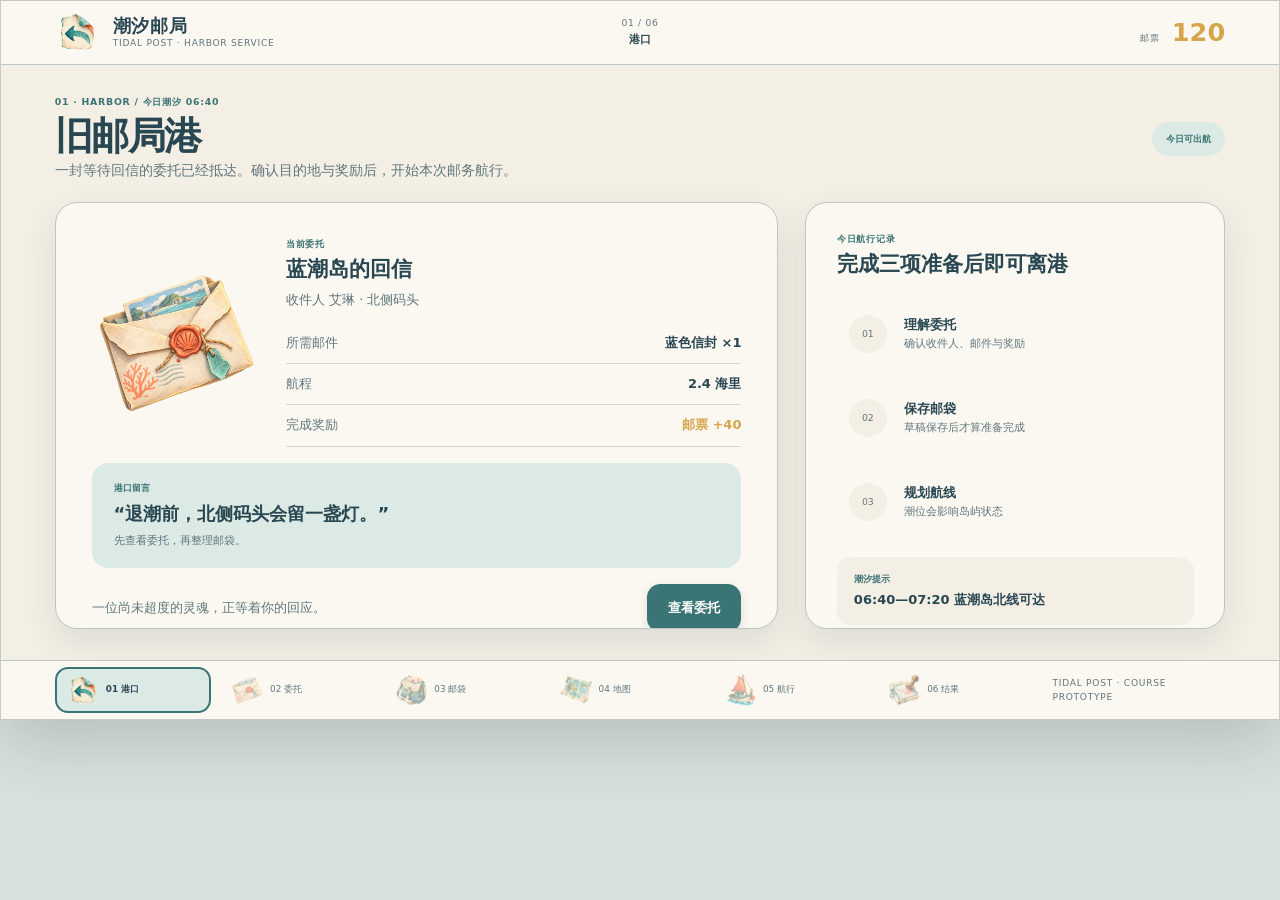
<file: index.html>
<!doctype html>
<html lang="zh-CN">
<head>
  <meta charset="utf-8">
  <meta name="viewport" content="width=device-width, initial-scale=1">
  <meta name="description" content="《潮汐邮局》完整课程原型：邮袋、纸卷摊图、航线规划、航行与投递">
  <title>潮汐邮局｜世界航海图 V3</title>
  <link rel="icon" href="data:,">
  <link rel="preload" as="image" href="week4/assets/art-pass-02/cabin-surface.svg">
  <link rel="preload" as="image" href="week4/assets/art-pass-02/ledger-paper.svg">
  <link rel="preload" as="image" href="week4/assets/art-pass-02/dispatch-frame.svg">
  <link rel="stylesheet" href="styles.css?v=3.0.0">
  <link rel="stylesheet" href="motion.css?v=3.0.0">
  <script src="sailing.js?v=3.0.0" defer></script>
  <link rel="stylesheet" href="route-map.css">
  <link rel="stylesheet" href="week5-map.css?v=5.0.0">
  <link rel="stylesheet" href="map-reveal.css">
  <link rel="stylesheet" href="paper-wear.css?v=4.2.0">
  <script src="route-map.js" defer></script>
  <script src="week5-map.js?v=5.0.0" defer></script>
  <script src="map-reveal.js?v=4.2.0" defer></script>
  <script src="app.js?v=4.1.0" defer></script>
</head>
<body>
  <main class="prototype-frame" aria-label="潮汐邮局完整课程原型">
    <header class="topbar">
      <div class="brand-block" aria-label="项目名称">
        <img class="brand-mark" src="assets/icons/01_back.png" alt="">
        <span>
          <strong class="brand-cn">潮汐邮局</strong>
          <small class="brand-en">TIDAL POST · HARBOR SERVICE</small>
        </span>
      </div>
      <div class="screen-marker" aria-live="polite">
        <span id="screenNumber">01 / 06</span>
        <strong id="screenName">港口</strong>
      </div>
      <div class="account-block">
        <span>邮票</span>
        <strong id="stampBalance">120</strong>
      </div>
    </header>

    <div class="page-stage">
      <section class="screen is-active" data-screen="harbor" aria-labelledby="harborTitle">
        <div class="screen-heading">
          <div>
            <p class="eyebrow">01 · HARBOR / 今日潮汐 06:40</p>
            <h1 id="harborTitle" tabindex="-1">旧邮局港</h1>
            <p class="lead">一封等待回信的委托已经抵达。确认目的地与奖励后，开始本次邮务航行。</p>
          </div>
          <span class="status-chip is-ok">今日可出航</span>
        </div>

        <div class="harbor-layout">
          <article class="paper-card mission-card">
            <img class="feature-art" src="assets/icons/02_commission.png" alt="一封盖有邮戳的委托信">
            <div class="mission-card-copy">
              <p class="label">当前委托</p>
              <h2>蓝潮岛的回信</h2>
              <p class="muted">收件人 艾琳 · 北侧码头</p>
              <dl class="fact-list">
                <div><dt>所需邮件</dt><dd>蓝色信封 ×1</dd></div>
                <div><dt>航程</dt><dd>2.4 海里</dd></div>
                <div><dt>完成奖励</dt><dd class="reward-text">邮票 +40</dd></div>
              </dl>
            </div>
            <div class="postal-note">
              <span>港口留言</span>
              <strong>“退潮前，北侧码头会留一盏灯。”</strong>
              <small>先查看委托，再整理邮袋。</small>
            </div>
            <div class="card-actions">
              <span class="muted" id="harborMissionStatus">主线进度 0 / 3</span>
              <button class="button button-primary" type="button" data-action="open-mission">查看委托</button>
            </div>
          </article>

          <aside class="paper-card voyage-log">
            <p class="label">今日航行记录</p>
            <h2>完成三项准备后即可离港</h2>
            <ol class="route-outline">
              <li data-progress="mission"><span>01</span><div><strong>理解委托</strong><small>确认收件人、邮件与奖励</small></div></li>
              <li data-progress="mailbag"><span>02</span><div><strong>保存邮袋</strong><small>草稿保存后才算准备完成</small></div></li>
              <li data-progress="route"><span>03</span><div><strong>规划航线</strong><small>潮位会影响岛屿状态</small></div></li>
            </ol>
            <div class="tide-note">
              <span>潮汐提示</span>
              <strong>06:40—07:20 蓝潮岛北线可达</strong>
            </div>
          </aside>
        </div>
      </section>

      <section class="screen" data-screen="mission" aria-labelledby="missionTitle" hidden>
        <div class="screen-heading">
          <div>
            <p class="eyebrow">02 · MISSION / 委托单 TP-042</p>
            <h1 id="missionTitle" tabindex="-1">蓝潮岛的回信</h1>
            <p class="lead">读完委托，再把任务加入本次航行。</p>
          </div>
          <span class="status-chip is-warning" id="missionStateChip">尚未接取</span>
        </div>

        <div class="mission-layout">
          <article class="paper-card letter-sheet">
            <div class="letter-hero">
              <img src="assets/icons/02_commission.png" alt="">
              <div>
                <p class="eyebrow">BLUE TIDE ISLAND · NORTH PIER</p>
                <h2>寄件要求</h2>
                <blockquote>“请把港口收到的蓝色信封带来。退潮前，北侧码头会留一盏灯。”</blockquote>
              </div>
            </div>
            <dl class="fact-list letter-facts">
              <div><dt>收件人</dt><dd>艾琳</dd></div>
              <div><dt>目的地</dt><dd>蓝潮岛 · 北侧码头</dd></div>
              <div><dt>所需邮件</dt><dd>蓝色信封 ×1</dd></div>
              <div><dt>完成奖励</dt><dd class="reward-text">邮票 +40</dd></div>
            </dl>
            <small class="document-id">TP / 042 · 港口收件章</small>
          </article>

          <aside class="paper-card contract-panel">
            <p class="label">出航条件</p>
            <h2>接取后按顺序完成</h2>
            <ol class="condition-list">
              <li class="is-complete"><span>01</span><div><strong>接取委托</strong><small>加入本次航行</small></div></li>
              <li><span>02</span><div><strong>保存邮袋</strong><small>蓝色信封 ×1</small></div></li>
              <li><span>03</span><div><strong>规划航线</strong><small>避开浅滩后确认航线</small></div></li>
            </ol>
            <div class="panel-actions">
              <button class="button button-secondary" type="button" data-action="mission-back">返回港口</button>
              <button class="button button-primary" type="button" data-action="mission-primary">接取并整理邮袋</button>
            </div>
          </aside>
        </div>
      </section>

      <section class="screen" data-screen="mailbag" aria-labelledby="mailbagTitle" hidden>
        <div class="screen-heading">
          <div>
            <p class="eyebrow">03 · MAILBAG / 草稿与保存是不同状态</p>
            <h1 id="mailbagTitle" tabindex="-1">整理本次邮袋</h1>
            <p class="lead">选择蓝色信封并保存；只有“已保存”才满足出航条件。</p>
          </div>
          <span class="status-chip is-warning" id="mailbagStatusChip">尚未选择</span>
        </div>

        <div class="mailbag-layout">
          <aside class="paper-card category-rail" aria-label="邮袋分类">
            <p class="label">分类</p>
            <button type="button" class="category is-current" data-category="letters">信件 <span>2</span></button>
            <button type="button" class="category" data-category="parcels">包裹 <span>1</span></button>
            <button type="button" class="category" data-category="materials">材料 <span>4</span></button>
            <button type="button" class="category" data-category="keepsakes">纪念品 <span>1</span></button>
            <div class="bag-rule">
              <span>邮袋规则</span>
              <strong>选中 ≠ 已保存</strong>
              <small>离开前记得保存草稿。</small>
            </div>
          </aside>

          <div class="paper-card inventory-panel">
            <div class="inventory-heading">
              <h2 id="inventoryCategoryLabel">信件</h2>
              <span id="inventoryHelp">选择要装入本次邮袋的邮件</span>
            </div>
            <div class="inventory-list" id="inventoryList">
              <button type="button" class="inventory-item" data-item="blue-envelope" aria-pressed="false">
                <img src="assets/week5/blue-envelope-v3.svg" alt="">
                <span><strong>蓝色信封</strong><small>任务所需 · 未投递</small></span>
                <span class="item-quantity">×1</span>
              </button>
              <button type="button" class="inventory-item" data-item="shell-postcard" aria-pressed="false">
                <img src="assets/icons/02_commission.png" alt="">
                <span><strong>海盐账单</strong><small>非本次任务所需</small></span>
                <span class="item-quantity">×1</span>
              </button>
            </div>
            <div class="selection-feedback" id="selectionFeedback">
              <strong>先选择一件邮件</strong>
              <span>当前没有编辑中的选择。</span>
            </div>
          </div>

          <article class="paper-card bag-summary">
            <img class="summary-art" src="assets/icons/03_mailbag.png" alt="邮袋">
            <h2>本次邮袋</h2>
            <p class="label" id="bagMatchLabel">任务所需 0 / 1</p>
            <div class="bag-item-preview" id="bagItemPreview">
              <span class="muted">等待选择邮件</span>
            </div>
            <dl class="fact-list compact">
              <div><dt>重量</dt><dd id="bagWeight">0.0 kg</dd></div>
              <div><dt>状态</dt><dd id="saveStateText" class="warning-text">待选择</dd></div>
            </dl>
            <div class="panel-actions">
              <button class="button button-secondary" type="button" data-action="view-mission-from-bag">返回委托</button>
              <button class="button button-primary" id="saveMailbagButton" type="button" data-action="save-mailbag" disabled>保存邮袋</button>
            </div>
            <button class="button button-primary full-width" id="goMapButton" type="button" data-action="go-map" disabled>查看航海图</button>
            <p class="action-reason" id="mailbagNextReason">选择并保存“蓝色信封”后可以前往地图。</p>
          </article>
        </div>
      </section>

<section class="screen integrated-map" data-screen="map" aria-labelledby="mapTitle" hidden>
<main class="game-stage" aria-label="潮汐邮局邮务航海图桌">
  <header class="desk-heading">
    <a class="back-link" href="#mailbag" data-action="map-back" aria-label="返回 V3 邮袋"><img src="assets/icons/01_back.png" alt=""><span>返回邮袋</span></a>
    <div class="desk-title"><span>潮汐邮局 <i>/</i> Tidal Post</span><h1 id="mapTitle" tabindex="-1">邮务航海图桌 <small>Mail Route Chart</small></h1></div>
    <div class="desk-time"><svg class="sun-mark" viewBox="0 0 48 48" aria-hidden="true"><circle cx="24" cy="24" r="10"/><path d="M24 3v6m0 30v6M3 24h6m30 0h6M9 9l5 5m20 20 5 5M9 39l5-5m20-20 5-5"/></svg><div><strong>06:40</strong><span>低潮回升 · 北线开放</span></div></div>
  </header>

  <section class="chart-paper" aria-label="可交互的原创航海图">
    <svg id="chart" viewBox="0 0 1400 930" aria-labelledby="chartTitle chartDesc">
      <title id="chartTitle">北线邮务海图</title>
      <desc id="chartDesc">选择港口后拖动 W1 和 W2 规划航线。蓝潮岛北侧码头、白塔补给站与东汐渔港均可选择；地址匹配和航线安全分开判断。</desc>
      <defs>
        <linearGradient id="water" x2=".7" y2="1"><stop stop-color="#e4eee7"/><stop offset=".5" stop-color="#cddfd8"/><stop offset="1" stop-color="#b9d3cd"/></linearGradient>
        <linearGradient id="land" x2=".8" y2="1"><stop stop-color="#d8dfba"/><stop offset=".55" stop-color="#b6c6a4"/><stop offset="1" stop-color="#90b4a4"/></linearGradient>
        <pattern id="shoalDots" width="16" height="16" patternUnits="userSpaceOnUse"><circle cx="4" cy="4" r="1.2" fill="#8b957a" opacity=".5"/><circle cx="12" cy="12" r=".9" fill="#8b957a" opacity=".4"/></pattern>
        <pattern id="dangerHatch" width="14" height="14" patternUnits="userSpaceOnUse" patternTransform="rotate(35)"><path d="M0 0V14" stroke="#b36353" stroke-width="3" opacity=".65"/></pattern>
        <pattern id="paperGrain" width="130" height="100" patternUnits="userSpaceOnUse"><path d="M3 5h2m29 17h1m43 30h2m30 31h1M16 79h1m37 14h2m28-85h1m28 21h1" stroke="#54766b" stroke-width="1" opacity=".17"/></pattern>
        <filter id="wash" x="-10%" y="-10%" width="120%" height="120%"><feTurbulence type="fractalNoise" baseFrequency=".024" numOctaves="3" seed="7" result="grain"/><feDisplacementMap in="SourceGraphic" in2="grain" scale="7"/></filter>
        <filter id="softShadow"><feDropShadow dx="0" dy="3" stdDeviation="4" flood-color="#294752" flood-opacity=".16"/></filter>
        <filter id="inkStroke" x="-8%" y="-8%" width="116%" height="116%"><feTurbulence type="fractalNoise" baseFrequency=".17" numOctaves="2" seed="11" result="ink-grain"/><feDisplacementMap in="SourceGraphic" in2="ink-grain" scale=".75"/></filter>
        <radialGradient id="readingWash" cx=".53" cy=".44" r=".63"><stop stop-color="#f7efdc" stop-opacity=".38"/><stop offset=".65" stop-color="#f7efdc" stop-opacity=".13"/><stop offset="1" stop-color="#f7efdc" stop-opacity="0"/></radialGradient>
        <filter id="pigment" x="-10%" y="-10%" width="120%" height="120%"><feTurbulence type="fractalNoise" baseFrequency=".027" numOctaves="3" seed="4" result="pigment-grain"/><feDisplacementMap in="SourceGraphic" in2="pigment-grain" scale="11"/><feGaussianBlur stdDeviation=".75"/></filter>
        <linearGradient id="channelWater" x1="0" y1="0" x2="1" y2="0"><stop stop-color="#9bcbbf" stop-opacity="0"/><stop offset=".2" stop-color="#8abfb5" stop-opacity=".32"/><stop offset=".8" stop-color="#8abfb5" stop-opacity=".32"/><stop offset="1" stop-color="#9bcbbf" stop-opacity="0"/></linearGradient>
        <linearGradient id="wreckWater" x1="0" y1="0" x2="1" y2="1"><stop stop-color="#abd2c7" stop-opacity=".12"/><stop offset=".5" stop-color="#8cbdb4" stop-opacity=".42"/><stop offset="1" stop-color="#d4c798" stop-opacity=".2"/></linearGradient>
        <clipPath id="blue-paint-clip"><path d="M1080 383C1045 411 1064 448 1030 477S1064 537 1118 526 1186 570 1240 541 1342 530 1364 492 1307 452 1316 428 1237 413 1214 382 1135 356 1080 383Z"/></clipPath>
        <clipPath id="port-paint-clip"><path d="M0 560C73 538 112 560 154 593S234 635 240 670 234 727 263 773 206 824 208 873L0 930Z"/></clipPath>
        <symbol id="tree-mark" viewBox="0 0 36 48"><path d="M7 35Q0 27 8 20 3 11 13 8 15-2 22 8 33 5 30 17 40 26 29 33 25 41 7 35Z" fill="#799c77" fill-opacity=".42"/><path d="M17 44q3-19 1-31m0 18-8-7m9 4 7-8" fill="none" stroke="#557765" stroke-width="1.2" stroke-linecap="round"/></symbol>
        <symbol id="reef" viewBox="-20 -20 40 40"><path d="M-13 8L-7-8 0 1 7-13 15 8Z" fill="#728b85" stroke="#496c69" stroke-width="2" stroke-linejoin="round"/><path d="M-19 14Q-10 8 0 14T19 14" fill="none" stroke="#688b83" stroke-width="2"/></symbol>
        <symbol id="buoy" viewBox="-20 -32 40 64"><path d="M-14 18Q0 24 14 18L8 8H-8Z" fill="#fbf8f1" stroke="#3b7474" stroke-width="2.5"/><path d="M0 8V-19M-7-12L0-23 7-12Z" fill="#3b7474" stroke="#3b7474" stroke-width="2"/><path d="M-19 26Q-9 20 0 26T19 26" fill="none" stroke="#3b7474" stroke-width="2"/></symbol>
        <symbol id="warning" viewBox="0 0 40 40"><path d="M20 3L38 35H2Z" fill="#fbf8f1" stroke="#b36353" stroke-width="3" stroke-linejoin="round"/><path d="M20 13V23" stroke="#9a4f40" stroke-width="3.5" stroke-linecap="round"/><circle cx="20" cy="29" r="2" fill="#9a4f40"/></symbol>
        <symbol id="house" viewBox="0 0 50 50"><path d="M7 23V44H42V23" fill="#f4efe5" stroke="#6f897d" stroke-width="2"/><path d="M3 24L25 5 46 24Z" fill="#d49b7a" stroke="#927866" stroke-width="2"/><path d="M21 44V30H29V44M11 29h5v7h-5m22-7h5v7h-5" fill="#799e94"/></symbol>
      </defs>

      <!-- 01 sea / 02 watercolor coastal wash -->
      <rect width="1400" height="930" fill="url(#water)"/>
      <image class="sea-paper-texture" href="week4/assets/art-pass-02/sea-paper.png" x="0" y="0" width="1400" height="930" preserveAspectRatio="none" pointer-events="none"/>
      <rect width="1400" height="930" fill="url(#readingWash)" pointer-events="none"/>
      <path d="M0 0H1400V930H0Z" fill="url(#paperGrain)"/>
      <path d="M50 920Q450 730 720 845T1420 810M-40 510Q250 330 480 490T1060 620T1500 510M100 190Q470 275 720 185T1430 120" class="water-wash"/>

      <!-- 03 bathymetry: broad shoal contours do not denote another destination -->
      <g class="bathymetry">
        <path d="M358 623C335 464 474 378 665 383S1000 456 1012 573 865 764 676 764 395 735 358 623Z"/>
        <path d="M428 615C400 490 536 412 684 424S948 474 950 565 831 709 678 713 448 701 428 615Z"/>
        <ellipse cx="730" cy="555" rx="242" ry="155"/>
        <path d="M1011 166C907 169 980 288 947 374S1007 622 1242 625 1450 524 1450 353"/>
        <path d="M1066 230C993 214 1034 303 1000 392S1062 571 1245 567 1415 484 1410 368"/>
        <path d="M-10 434C165 440 167 534 276 577S421 809 349 910M-10 490C108 504 133 576 235 622S355 820 287 920"/>
      </g>
      <g class="depths"><text x="378" y="466">20 m</text><text x="505" y="473">10 m</text><text x="562" y="515">5 m</text><text x="352" y="345">24</text><text x="697" y="294">22</text><text x="910" y="221">18</text><text x="807" y="760">16</text><text x="439" y="793">12</text><text x="1250" y="686">20</text><text x="941" y="818">18</text><text x="1280" y="288">10 m</text><text x="177" y="443">10 m</text></g>

      <!-- Art Pass 03: visual contours are independent of the frozen collision proxies. -->
      <g id="fog-zone" class="hazard-zone landmark-terrain" pointer-events="none">
        <g class="collision-proxy" opacity="0"><path id="fog-obstacle" data-obstacle="fog" transform="translate(500 410)" d="M63 143C67 101 111 78 151 83 178 51 225 53 251 70 289 54 328 76 337 104 376 111 397 137 385 169 399 194 367 220 331 215 302 238 269 226 242 219 210 239 175 227 151 211 111 220 78 194 82 169 56 163 51 151 63 143Z" class="shoal obstacle"/></g>
        <image class="location-art fog-reef-art" href="assets/week5/fog-reef-v3.svg" x="500" y="410" width="460" height="300"/>
        <path class="hazard-hatch shoal-contour" transform="translate(500 410)" d="M27 141Q22 119 40 101L67 97Q78 83 77 62L106 58 125 37Q146 39 155 24L186 28 204 18Q229 24 246 36L277 31Q304 34 317 51L333 58 349 74Q371 78 387 96L411 103 411 125Q432 136 435 163L423 179 426 199Q409 217 393 217L370 239 347 232Q327 252 303 246L280 260 257 249Q240 267 218 260L197 266 177 252Q150 257 130 244L108 249 91 233Q74 233 65 215L47 210 43 192Q22 189 23 170L16 154Z" fill="url(#dangerHatch)"/>
        <path class="shoal-danger-edge" transform="translate(500 410)" d="M27 141Q22 119 40 101L67 97Q78 83 77 62L106 58 125 37Q146 39 155 24L186 28 204 18Q229 24 246 36L277 31Q304 34 317 51L333 58 349 74Q371 78 387 96L411 103 411 125Q432 136 435 163L423 179 426 199Q409 217 393 217L370 239 347 232Q327 252 303 246L280 260 257 249Q240 267 218 260L197 266 177 252Q150 257 130 244L108 249 91 233Q74 233 65 215L47 210 43 192Q22 189 23 170L16 154Z"/>
        <image class="reef-danger-art" href="week4/assets/art-pass-03/fog-reef-danger.svg" x="500" y="410" width="460" height="300"/>
        <g class="shoal-label" transform="translate(740 578)"><text class="place-name" text-anchor="middle">雾礁浅滩</text><text y="27" class="hazard-note" text-anchor="middle">4m · 低潮浅滩</text></g>
      </g>
      <g id="wreck-zone" class="hazard-zone landmark-terrain" pointer-events="none">
        <g class="collision-proxy" opacity="0"><ellipse id="wreck-obstacle" data-obstacle="wreck" cx="1065" cy="737" rx="112" ry="62" class="shoal obstacle"/></g>
        <ellipse class="wreck-water-wash" cx="1065" cy="738" rx="136" ry="79"/>
        <path class="wreck-depth-line" d="M931 731C965 656 1123 646 1191 713S1148 825 1042 817 911 778 931 731Z"/>
        <image class="location-art wreck-art" href="assets/week5/shipwreck-watercolor-v3.png" x="920" y="657" width="300" height="178" preserveAspectRatio="xMidYMid meet"/>
        <path class="hazard-hatch shoal-contour" transform="translate(960 650)" d="M17 75L28 52 54 43 70 23 96 28 119 19 143 37 157 36 174 51 188 57 199 84 184 103 187 119 159 126 139 142 114 130 91 140 63 120 42 126 30 107 17 101Z" fill="url(#dangerHatch)"/>
        <text x="1065" y="846" text-anchor="middle" class="small-label wreck-label">旧沉船残骸 <tspan>Wk · 3m</tspan></text>
      </g>

      <!-- Frozen land data remain measurable; only their artwork is replaced. -->
      <g class="coastline collision-proxy" opacity="0" pointer-events="none">
        <path id="port-land" data-obstacle="coast" class="obstacle land" d="M0 560C73 538 112 560 154 593S234 635 240 670 234 727 263 773 206 824 208 873L0 930Z"/>
        <path id="blue-land" data-obstacle="coast" class="obstacle land" d="M1080 383C1045 411 1064 448 1030 477S1064 537 1118 526 1186 570 1240 541 1342 530 1364 492 1307 452 1316 428 1237 413 1214 382 1135 356 1080 383Z"/>
      </g>
      <g id="terrain" class="landmark-terrain" pointer-events="none" aria-hidden="true">
        <image id="old-post-harbor-art" class="location-art" href="week4/assets/art-pass-03/old-post-harbor.svg" x="0" y="520" width="340" height="410"/>
        <image id="blue-tide-island-art" class="location-art" href="week4/assets/art-pass-03/blue-tide-island.svg" x="1000" y="340" width="400" height="260"/>
        <image class="location-art" href="week4/assets/art-pass-03/postal-harbor.svg" x="205" y="681" width="110" height="105"/>
        <image id="north-pier-art" class="location-art" href="week4/assets/art-pass-03/north-pier.svg" x="1097" y="270" width="76" height="150"/>
      </g>
      <text x="1196" y="425" class="island-name" text-anchor="middle">蓝 潮 岛</text>

      <!-- 05 local chart grid / coordinates -->
      <g id="grid" class="chart-grid"></g>
      <g id="grid-labels" class="grid-labels"></g>

      <!-- 06 landmarks / 07 navigation aids -->
      <g class="landmark-terrain" transform="translate(330 535)" pointer-events="none">
        <g class="collision-proxy" opacity="0"><path id="lighthouse-land" data-obstacle="coast" class="obstacle" d="M-36 24Q-32-10-7-20T31 22Z" fill="#b8c5ad" stroke="#8aab9a" stroke-width="2"/></g>
        <image class="location-art" href="week4/assets/art-pass-03/white-lantern-lighthouse.svg" x="-47" y="-74" width="94" height="122"/>
        <text x="-15" y="58" class="small-label" text-anchor="middle">白塔灯塔</text>
      </g>
      <image class="location-art navigation-aid" href="week4/assets/art-pass-03/north-buoy.svg" x="623" y="361" width="36" height="56" pointer-events="none"/>
      <text x="673" y="402" class="small-label">邮鸥浮标</text>
      <image class="location-art navigation-aid" href="week4/assets/art-pass-03/north-buoy.svg" x="977" y="357" width="32" height="50" pointer-events="none"/>
      <text x="1007" y="403" class="small-label">北口航标</text>
      <g class="north-channel" pointer-events="none">
        <path class="channel-wash" d="M454 347C593 304 805 294 1020 333"/>
        <path class="channel-boundary upper" d="M444 305C611 255 832 254 1043 304"/>
        <path class="channel-boundary lower" d="M463 391C623 346 822 344 1022 378"/>
        <path class="channel-current" d="M535 322q35-20 70-3m68-13q35-17 73-1m72 3q31-11 65 4"/>
        <g class="channel-title" transform="translate(724 245)"><path d="M-103 4Q0-13 104 4"/><text y="0" text-anchor="middle">北 航 道</text><text y="24" text-anchor="middle">20m+ · 低潮可通行</text></g>
      </g>

      <!-- 08 route / 09 waypoints: JS redraws the three segments, never the geography -->
      <g id="route-underlay" aria-hidden="true"></g>
      <g id="route-segments" aria-hidden="true"></g>
      <g id="route-direction-marks" aria-hidden="true" pointer-events="none"></g>
      <g id="segment-labels" aria-hidden="true"></g>
      <g id="recovery-ghost" hidden aria-hidden="true"><path d="M485 655Q465 530 520 355"/><circle cx="520" cy="355" r="23"/><text x="520" y="363" text-anchor="middle">W1</text><text x="489" y="317">移至北航道</text></g>
      <g id="waypoints">
        <g class="waypoint" id="waypoint-1" role="button" tabindex="0" aria-label="W1 航点，拖动或用方向键调整" aria-describedby="dragHelp"><circle class="hit-area" r="34"/><circle class="waypoint-halo" r="29"/><path class="pin-tag" d="M-25-14L24-16 26 16-23 18Z"/><circle class="waypoint-disc" r="21"/><path class="pin-ink-ring" d="M-22-6Q-19-25 1-24T23 2 4 24-23 1"/><circle class="pin-head" cx="-13" cy="-15" r="4"/><text y="7" text-anchor="middle">W1</text><g class="waypoint-tip"><rect x="-84" y="39" width="168" height="34" rx="10"/><text x="0" y="62" text-anchor="middle">拖动调整 · 方向键微调</text></g></g>
        <g class="waypoint" id="waypoint-2" role="button" tabindex="0" aria-label="W2 航点，拖动或用方向键调整" aria-describedby="dragHelp"><circle class="hit-area" r="34"/><circle class="waypoint-halo" r="29"/><path class="pin-tag" d="M-25-14L24-16 26 16-23 18Z"/><circle class="waypoint-disc" r="21"/><path class="pin-ink-ring" d="M-22-6Q-19-25 1-24T23 2 4 24-23 1"/><circle class="pin-head" cx="-13" cy="-15" r="4"/><text y="7" text-anchor="middle">W2</text><g class="waypoint-tip"><rect x="-84" y="39" width="168" height="34" rx="10"/><text x="0" y="62" text-anchor="middle">拖动调整 · 方向键微调</text></g></g>
      </g>

      <!-- 10 start point + selectable destination ports -->
      <g class="port-marker" transform="translate(275 720)"><circle r="29"/><circle r="20"/><image href="assets/icons/05_sail.png" x="-26" y="-26" width="52" height="52"/></g>
      <g id="interactive-ports" class="interactive-ports" aria-label="可选择目的地">
        <g class="map-port" id="port-blue-tide-north-pier" data-port-id="blue-tide-north-pier" transform="translate(1115 255)" role="button" tabindex="0" aria-label="蓝潮岛·北侧码头，邮务港">
          <circle class="port-hit" r="40"/><circle class="port-compass-ring" r="31"/><path class="port-compass-ticks" d="M0-35V-27M35 0H27M0 35V27M-35 0H-27"/><circle class="port-token" r="21"/><path class="port-icon" d="M-12-8H12V9H-12ZM-12-8L0 2 12-8"/>
          <g class="port-name-tag" transform="translate(-116 -88)"><path d="M0 8Q5 0 17 2L218 0 226 38 218 64 8 62Z"/><text x="17" y="27">蓝潮岛·北侧码头</text><text x="17" y="49">邮务港</text></g>
          <g class="port-selected-seal"><circle r="34"/><path d="M-12 0L-3 9 15-11"/></g>
          <g class="port-error-stamp" transform="translate(45 24)"><circle r="25"/><path d="M-8-8L8 8M8-8L-8 8"/><text x="0" y="39" text-anchor="middle">邮址未匹配</text></g>
        </g>
        <g class="map-port" id="port-white-lantern-supply" data-port-id="white-lantern-supply" transform="translate(385 505)" role="button" tabindex="0" aria-label="白塔补给站，灯塔补给港">
          <circle class="port-hit" r="40"/><circle class="port-compass-ring" r="31"/><path class="port-compass-ticks" d="M0-35V-27M35 0H27M0 35V27M-35 0H-27"/><circle class="port-token" r="21"/><path class="port-icon lighthouse-icon" d="M-8 12H8L5-13H-5ZM-10 12H10M-6-7H6M0-20V-14M-7-18L0-21 7-18"/>
          <g class="port-name-tag" transform="translate(-112 -88)"><path d="M0 8Q5 0 17 2L207 0 215 38 207 64 8 62Z"/><text x="17" y="27">白塔补给站</text><text x="17" y="49">灯塔补给港</text></g>
          <g class="port-selected-seal"><circle r="34"/><path d="M-12 0L-3 9 15-11"/></g>
          <g class="port-error-stamp" transform="translate(45 24)"><circle r="25"/><path d="M-8-8L8 8M8-8L-8 8"/><text x="0" y="39" text-anchor="middle">邮址未匹配</text></g>
        </g>
        <g class="map-port" id="port-east-tide-fishery" data-port-id="east-tide-fishery" transform="translate(1363 520)" role="button" tabindex="0" aria-label="东汐渔港，渔港">
          <circle class="port-hit" r="40"/><circle class="port-compass-ring" r="31"/><path class="port-compass-ticks" d="M0-35V-27M35 0H27M0 35V27M-35 0H-27"/><circle class="port-token" r="21"/><path class="port-icon fish-icon" d="M-14 0Q-3-12 10-3L18-10 16 0 18 10 10 3Q-3 12-14 0ZM3-2h1"/>
          <g class="port-name-tag east" transform="translate(-225 -88)"><path d="M0 8Q5 0 17 2L207 0 215 38 207 64 8 62Z"/><text x="17" y="27">东汐渔港</text><text x="17" y="49">近岸渔港</text></g>
          <g class="port-selected-seal"><circle r="34"/><path d="M-12 0L-3 9 15-11"/></g>
          <g class="port-error-stamp" transform="translate(-46 25)"><circle r="25"/><path d="M-8-8L8 8M8-8L-8 8"/><text x="0" y="39" text-anchor="middle">邮址未匹配</text></g>
        </g>
      </g>
      <g class="endpoint-label"><path class="address-paper" d="M279 752L543 749 547 789 544 837 283 842 277 800Z"/><path class="address-rule" d="M294 782Q390 784 455 781"/><text x="294" y="776" class="endpoint-role">当前位置 / 起点</text><text x="294" y="810" class="place-name">旧邮局港</text><text id="port-coordinate" x="294" y="834" class="coordinate"/></g>
      <text id="target-coordinate" class="coordinate destination-coordinate" x="1140" y="303"></text>

      <!-- 11 state feedback -->
      <g id="map-warning" hidden><use href="#warning" x="702" y="627" width="36" height="36"/><text x="750" y="653" class="warning-copy">暗礁暴露 · 请绕行</text></g>
      <g class="chart-caption"><path class="caption-rule" d="M36 106H330M44 113H286"/><path class="caption-flourish" d="M42 67q14-18 28 0-14 18-28 0Zm280 0q-14-18-28 0 14 18 28 0Z"/><text x="181" y="61" class="chart-name" text-anchor="middle">北线邮务海图</text><text x="181" y="87" class="caption-subtitle" text-anchor="middle">北海分局 · 第七测区</text><g class="survey-seal" transform="translate(342 69)"><circle r="25"/><circle r="19"/><path d="M0-13V13M-13 0H13"/><text y="4" text-anchor="middle">测</text></g></g>
      <g class="compass" transform="translate(1222 60)"><circle r="42"/><circle r="34"/><path d="M0-37L9 0 0 37-9 0ZM-37 0L0-9 37 0 0 9Z"/><path d="M0-37L0 0 9 0Z" class="north"/><text y="-47" text-anchor="middle">N</text><text x="53" y="5" text-anchor="middle">E</text><text y="60" text-anchor="middle">S</text><text x="-53" y="5" text-anchor="middle">W</text></g>
      <g class="map-legend" transform="translate(56 886)"><path d="M0 0H35" class="legend-safe"/><text x="44" y="6">可通行航线</text><use href="#warning" x="206" y="-17" width="28" height="28"/><text x="243" y="6">低潮危险</text><circle cx="411" r="11" class="legend-waypoint"/><text x="432" y="6">可拖动航点</text><path d="M703 0h170m-170-6v12m85-12v12m85-12v12" class="scale-line"/><text x="696" y="25">0</text><text x="837" y="25">0.4 nm</text><text x="1048" y="8" class="chart-number">虚构海域 · 邮务局绘制</text></g>
      <g id="debug-geometry" hidden pointer-events="none"></g>
    </svg>
    <div id="dragHelp" class="chart-instruction"><svg class="drag-glyph" viewBox="0 0 32 32" aria-hidden="true"><path d="M5 25L25 5M5 16v9h9M16 5h9v9"/></svg> 拖动 W1 / W2 规划航线 <span>·</span> 避开低潮浅滩</div>
  </section>

  <aside class="ledger" aria-labelledby="ledgerTitle">
    <div class="ledger-clip" aria-hidden="true"></div>
    <header class="ledger-heading"><div><p>TP-042 / NORTH ROUTE</p><h2 id="ledgerTitle">邮务航线记录</h2><span>Mail Route Ledger</span></div><div class="postal-seal" aria-hidden="true">潮汐<br>邮务</div></header>
    <section class="mail-order"><span>本次邮务 · 已接取</span><strong>蓝色信封 ×1</strong><p>当前选择 <b id="ledger-destination">蓝潮岛 · 北侧码头</b></p></section>
    <section class="tide-window"><div><span>潮汐窗口</span><strong>06:40 <i>→</i> 07:20</strong></div><p>低潮回升 · 北航道可通行</p><div class="tide-line" aria-hidden="true"><span></span><i></i></div></section>
    <section class="route-list"><div class="section-heading"><h3>航段 / Bearing</h3><span>航向 · 海里</span></div><ol id="route-ledger"></ol><div class="distance-total"><span>预计航程</span><strong><span id="total-distance">2.4</span> <small>nm</small></strong></div></section>
    <section id="destination-check" class="destination-check is-matched" aria-live="polite"><span aria-hidden="true"></span><div><strong id="destination-check-title">邮址已匹配</strong><small id="destination-check-copy">TP-042 收件港：蓝潮岛北侧码头</small></div></section>
    <section id="route-status" class="route-status" aria-live="polite" aria-atomic="true"><span id="status-icon" class="state-symbol" aria-hidden="true"></span><div><h3 id="status-title">航线安全</h3><p id="status-reason">三个航段均避开低潮浅滩</p><p id="recovery-copy">航点可继续调整，确认后准备出航</p></div></section>
    <footer class="ledger-actions"><button id="confirm-route" type="button"><img src="assets/icons/05_sail.png" alt=""><span>确认航线</span><b aria-hidden="true"></b></button><p id="confirm-hint">确认后将航线记入本次邮务</p><button id="reset-route" type="button"><svg viewBox="0 0 30 30" aria-hidden="true"><path d="M7 10Q22 0 24 16T9 25M7 3v8h8"/></svg> 重置航点</button></footer>
    <span class="ledger-footnote">HARBOR SERVICE / NORTH PASSAGE</span>
  </aside>

  <dialog id="confirmation" aria-labelledby="confirmation-title"><form method="dialog"><div class="approval-stamp"><strong>ROUTE APPROVED</strong><span>邮务出航许可</span><small>TP-042 / NORTH ROUTE</small></div><img src="assets/icons/05_sail_selected.png" alt=""><span class="success-label">航线已确认</span><h2 id="confirmation-title">北线邮务，准备出航</h2><p>蓝色信封 ×1 → 蓝潮岛 · 北侧码头</p><p id="confirmed-distance"></p><a class="sailing-link" href="#sailing" data-action="start-sailing">出航</a><button type="submit">返回海图调整</button><small>已记入本次邮务航线</small></form></dialog>
  <output id="debug-panel" hidden></output>
</main>
</section>

      <section class="screen sailing-screen" data-screen="sailing" aria-labelledby="sailingTitle" hidden>
        <div class="sailing-stage">
          <canvas id="sailingCanvas" width="960" height="540" aria-label="可操控邮船航行区域"></canvas>
          <div class="sailing-title">
            <p class="eyebrow">05 · SAILING HUD</p>
            <h1 id="sailingTitle" tabindex="-1">驶向蓝潮岛</h1>
            <p>目标：北侧码头 · 距离 <span id="distanceReadout">2.4</span> 海里</p>
          </div>
          <div class="mission-hud">
            <span>本次投递</span><strong>蓝色信封 ×1 → 艾琳</strong><small>奖励 邮票 +40</small>
          </div>
          <div class="hud-readouts">
            <div><span>航速</span><strong id="speedReadout">0.0 kn</strong></div>
            <div><span>船首向</span><strong id="headingReadout">341° NNW</strong></div>
            <div id="dangerReadout"><span>航线状态</span><strong>保持航向</strong></div>
          </div>
          <div class="voyage-progress" aria-label="航程进度"><span id="voyageProgressBar"></span></div>
          <p class="voyage-status" id="voyageStatus">W 加速，A/D 调整舵向；进入灯塔圈后按 E 投递。</p>
          <div class="control-panel" aria-label="航行控制">
            <button type="button" data-sail-control="throttle-up">W<small>加速</small></button>
            <button type="button" data-sail-control="left">A<small>左舵</small></button>
            <button type="button" data-sail-control="throttle-down">S<small>减速</small></button>
            <button type="button" data-sail-control="right">D<small>右舵</small></button>
            <button type="button" data-sail-control="deliver" id="deliverButton">E<small>投递</small></button>
            <button type="button" data-sail-control="map">M<small>地图</small></button>
            <button type="button" data-sail-control="pause">Esc<small>暂停</small></button>
          </div>
        </div>
      </section>

      <section class="screen" data-screen="result" aria-labelledby="resultTitle" hidden>
        <div class="screen-heading">
          <div>
            <p class="eyebrow">06 · RESULT / 蓝潮岛北侧码头</p>
            <h1 id="resultTitle" tabindex="-1">投递完成</h1>
            <p class="lead">信件已安全送达；奖励仍需手动领取。</p>
          </div>
          <span class="status-chip is-reward" id="resultStatusChip">奖励待领取</span>
        </div>

        <div class="result-layout">
          <article class="paper-card result-summary">
            <div class="result-hero">
              <img src="assets/icons/06_deliver.png" alt="盖有潮汐邮戳的投递邮件">
              <div>
                <p class="eyebrow">DELIVERED · 06:58</p>
                <h2>艾琳已收到回信</h2>
                <p class="muted">灯塔亮起，蓝潮岛北侧码头恢复平静。</p>
                <span class="status-chip is-ok">投递成功</span>
              </div>
            </div>
            <dl class="fact-list result-ledger">
              <div><dt>委托</dt><dd>蓝潮岛的回信</dd></div>
              <div><dt>邮件</dt><dd>蓝色信封 ×1</dd></div>
              <div><dt>规划航程</dt><dd id="resultRouteDistance">2.4 海里</dd></div>
              <div><dt>状态</dt><dd class="sea-text">已完成</dd></div>
            </dl>
            <p class="result-note"><strong>邮务记录已写入航海日志</strong><br><span class="muted">领取奖励后可返回港口继续接取任务。</span></p>
          </article>

          <aside class="paper-card reward-panel">
            <img src="assets/icons/06_deliver.png" alt="">
            <h2>待领取奖励</h2>
            <div class="reward-block">
              <span>投递完成</span><strong>+40 邮票</strong><small>领取后余额 160</small>
            </div>
            <dl class="fact-list compact">
              <div><dt>当前余额</dt><dd id="resultBalance">120</dd></div>
              <div><dt>领取后余额</dt><dd id="pendingBalance" class="reward-text">160</dd></div>
            </dl>
            <button class="button button-primary full-width" id="claimRewardButton" type="button" data-action="claim-reward">领取奖励</button>
            <p class="action-reason" id="rewardReason">奖励显示中，尚未到账。</p>
            <div class="panel-actions">
              <button class="button button-secondary" id="continueButton" type="button" data-action="continue-task" disabled>继续接取任务</button>
              <button class="button button-secondary" id="returnHarborButton" type="button" data-action="return-harbor" disabled>返回港口</button>
            </div>
          </aside>
        </div>
      </section>
    </div>

    <footer class="bottombar">
      <div class="flow-tracker" aria-label="流程进度">
        <span class="is-current" data-step="harbor"><img src="assets/icons/01_back.png" alt="">01 港口</span>
        <span data-step="mission"><img src="assets/icons/02_commission.png" alt="">02 委托</span>
        <span data-step="mailbag"><img src="assets/icons/03_mailbag.png" alt="">03 邮袋</span>
        <span data-step="map"><img src="assets/icons/04_map.png" alt="">04 地图</span>
        <span data-step="sailing"><img src="assets/icons/05_sail_selected.png" alt="">05 航行</span>
        <span data-step="result"><img src="assets/icons/06_deliver.png" alt="">06 结果</span>
      </div>
      <span class="version">TIDAL POST · COURSE PROTOTYPE</span>
    </footer>

    <div class="toast" id="toast" role="status" aria-live="polite" hidden></div>
    <div class="screen-flash" id="screenFlash" aria-hidden="true"></div>

    <div class="sailing-overlay" id="sailingMapOverlay" hidden>
      <div class="overlay-card">
        <img src="assets/icons/04_map.png" alt="">
        <div><p class="label">航行地图</p><h2>北线航程</h2><p>邮船 → 蓝潮岛北侧码头</p><small>按 M 或点击关闭</small></div>
        <button class="button button-secondary" type="button" data-sail-control="map">关闭地图</button>
      </div>
    </div>

    <div class="sailing-overlay" id="pauseOverlay" hidden>
      <div class="overlay-card">
        <img src="assets/icons/05_sail_selected.png" alt="">
        <div><p class="label">航行暂停</p><h2>海面暂时静止</h2><p>按 Esc 或点击继续航行。</p></div>
        <button class="button button-primary" type="button" data-sail-control="pause">继续航行</button>
      </div>
    </div>

    <aside class="debug-panel" id="debugPanel" hidden>
      <strong>V3 Runtime</strong>
      <span id="debugState"></span>
    </aside>
  </main>
</body>
</html>
</file>
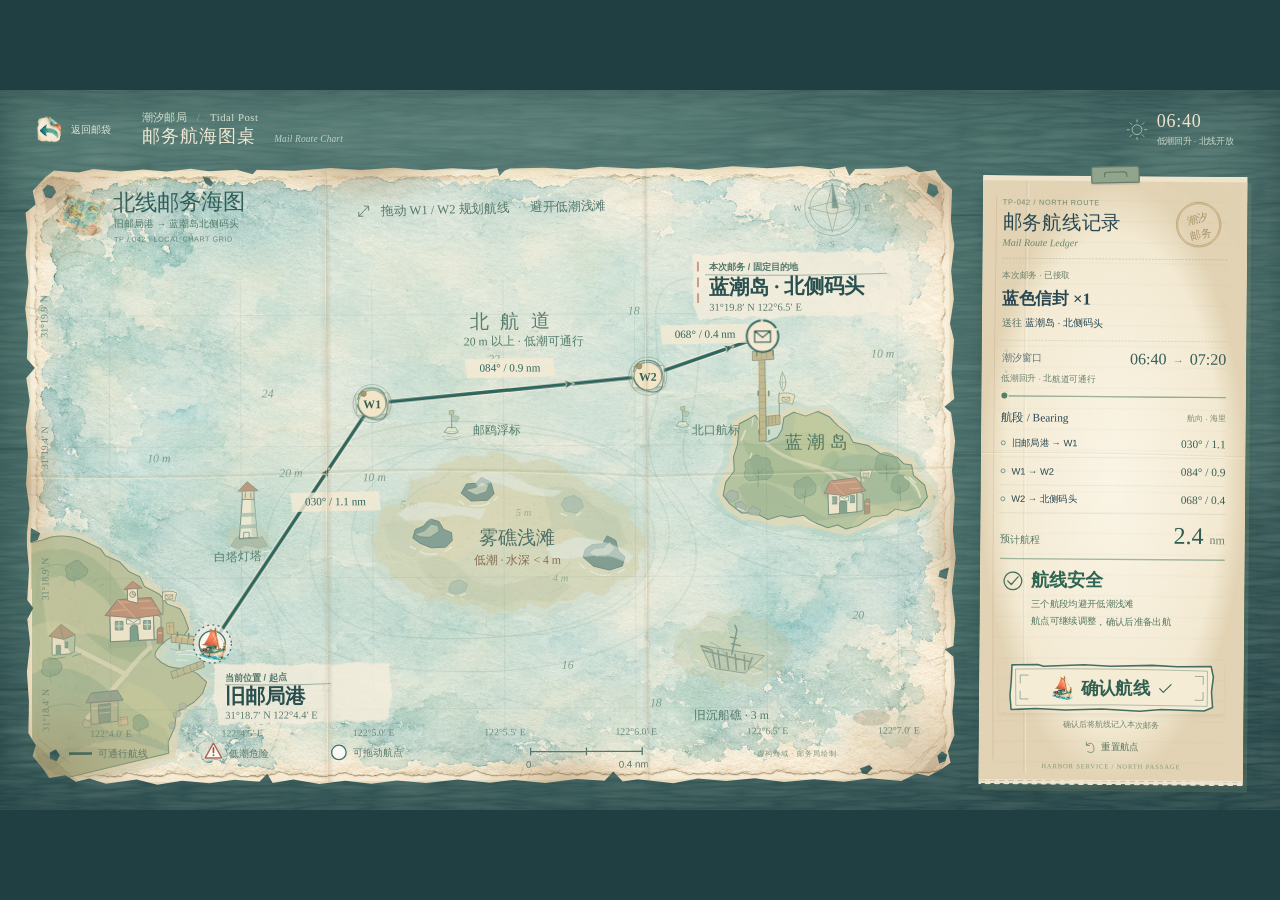
<file: week4/index.html>
<!doctype html>
<html lang="zh-CN">
<head>
  <meta charset="utf-8">
  <meta name="viewport" content="width=device-width,initial-scale=1">
  <meta name="description" content="潮汐邮局第四周：固定目的地、可拖动航点与低潮航线判断。">
  <title>潮汐邮局 · 邮务航海图桌</title>
  <link rel="icon" href="data:,">
  <link rel="stylesheet" href="week4-map.css">
  <link rel="stylesheet" href="art-pass-02.css">
  <link rel="stylesheet" href="art-pass-03.css">
  <link rel="stylesheet" href="paper-wear.css?v=4.2.0">
  <script src="week4-map.js" defer></script>
</head>
<body>
<main class="game-stage" aria-label="潮汐邮局邮务航海图桌">
  <header class="desk-heading">
    <a class="back-link" href="../index.html?capture=03-mailbag" aria-label="返回 V3 邮袋"><img src="../assets/icons/01_back.png" alt=""><span>返回邮袋</span></a>
    <div class="desk-title"><span>潮汐邮局 <i>/</i> Tidal Post</span><h1>邮务航海图桌 <small>Mail Route Chart</small></h1></div>
    <div class="desk-time"><svg class="sun-mark" viewBox="0 0 48 48" aria-hidden="true"><circle cx="24" cy="24" r="10"/><path d="M24 3v6m0 30v6M3 24h6m30 0h6M9 9l5 5m20 20 5 5M9 39l5-5m20-20 5-5"/></svg><div><strong>06:40</strong><span>低潮回升 · 北线开放</span></div></div>
  </header>

  <section class="chart-paper" aria-label="可交互的原创航海图">
    <svg id="chart" viewBox="0 0 1400 930" aria-labelledby="chartTitle chartDesc">
      <title id="chartTitle">旧邮局港至蓝潮岛北侧码头</title>
      <desc id="chartDesc">拖动 W1 和 W2 规划航线。北航道水深充足，雾礁浅滩与旧沉船礁在低潮不可通行。航段数据及错误原因同步显示于航线记录。</desc>
      <defs>
        <linearGradient id="water" x2=".7" y2="1"><stop stop-color="#e4eee7"/><stop offset=".5" stop-color="#cddfd8"/><stop offset="1" stop-color="#b9d3cd"/></linearGradient>
        <linearGradient id="land" x2=".8" y2="1"><stop stop-color="#d8dfba"/><stop offset=".55" stop-color="#b6c6a4"/><stop offset="1" stop-color="#90b4a4"/></linearGradient>
        <pattern id="shoalDots" width="16" height="16" patternUnits="userSpaceOnUse"><circle cx="4" cy="4" r="1.2" fill="#8b957a" opacity=".5"/><circle cx="12" cy="12" r=".9" fill="#8b957a" opacity=".4"/></pattern>
        <pattern id="dangerHatch" width="14" height="14" patternUnits="userSpaceOnUse" patternTransform="rotate(35)"><path d="M0 0V14" stroke="#b36353" stroke-width="3" opacity=".65"/></pattern>
        <pattern id="paperGrain" width="130" height="100" patternUnits="userSpaceOnUse"><path d="M3 5h2m29 17h1m43 30h2m30 31h1M16 79h1m37 14h2m28-85h1m28 21h1" stroke="#54766b" stroke-width="1" opacity=".17"/></pattern>
        <filter id="wash" x="-10%" y="-10%" width="120%" height="120%"><feTurbulence type="fractalNoise" baseFrequency=".024" numOctaves="3" seed="7" result="grain"/><feDisplacementMap in="SourceGraphic" in2="grain" scale="7"/></filter>
        <filter id="softShadow"><feDropShadow dx="0" dy="3" stdDeviation="4" flood-color="#294752" flood-opacity=".16"/></filter>
        <filter id="inkStroke" x="-8%" y="-8%" width="116%" height="116%"><feTurbulence type="fractalNoise" baseFrequency=".17" numOctaves="2" seed="11" result="ink-grain"/><feDisplacementMap in="SourceGraphic" in2="ink-grain" scale=".75"/></filter>
        <radialGradient id="readingWash" cx=".53" cy=".44" r=".63"><stop stop-color="#f7efdc" stop-opacity=".38"/><stop offset=".65" stop-color="#f7efdc" stop-opacity=".13"/><stop offset="1" stop-color="#f7efdc" stop-opacity="0"/></radialGradient>
        <filter id="pigment" x="-10%" y="-10%" width="120%" height="120%"><feTurbulence type="fractalNoise" baseFrequency=".027" numOctaves="3" seed="4" result="pigment-grain"/><feDisplacementMap in="SourceGraphic" in2="pigment-grain" scale="11"/><feGaussianBlur stdDeviation=".75"/></filter>
        <clipPath id="blue-paint-clip"><path d="M1080 383C1045 411 1064 448 1030 477S1064 537 1118 526 1186 570 1240 541 1342 530 1364 492 1307 452 1316 428 1237 413 1214 382 1135 356 1080 383Z"/></clipPath>
        <clipPath id="port-paint-clip"><path d="M0 560C73 538 112 560 154 593S234 635 240 670 234 727 263 773 206 824 208 873L0 930Z"/></clipPath>
        <symbol id="tree-mark" viewBox="0 0 36 48"><path d="M7 35Q0 27 8 20 3 11 13 8 15-2 22 8 33 5 30 17 40 26 29 33 25 41 7 35Z" fill="#799c77" fill-opacity=".42"/><path d="M17 44q3-19 1-31m0 18-8-7m9 4 7-8" fill="none" stroke="#557765" stroke-width="1.2" stroke-linecap="round"/></symbol>
        <symbol id="reef" viewBox="-20 -20 40 40"><path d="M-13 8L-7-8 0 1 7-13 15 8Z" fill="#728b85" stroke="#496c69" stroke-width="2" stroke-linejoin="round"/><path d="M-19 14Q-10 8 0 14T19 14" fill="none" stroke="#688b83" stroke-width="2"/></symbol>
        <symbol id="buoy" viewBox="-20 -32 40 64"><path d="M-14 18Q0 24 14 18L8 8H-8Z" fill="#fbf8f1" stroke="#3b7474" stroke-width="2.5"/><path d="M0 8V-19M-7-12L0-23 7-12Z" fill="#3b7474" stroke="#3b7474" stroke-width="2"/><path d="M-19 26Q-9 20 0 26T19 26" fill="none" stroke="#3b7474" stroke-width="2"/></symbol>
        <symbol id="warning" viewBox="0 0 40 40"><path d="M20 3L38 35H2Z" fill="#fbf8f1" stroke="#b36353" stroke-width="3" stroke-linejoin="round"/><path d="M20 13V23" stroke="#9a4f40" stroke-width="3.5" stroke-linecap="round"/><circle cx="20" cy="29" r="2" fill="#9a4f40"/></symbol>
        <symbol id="house" viewBox="0 0 50 50"><path d="M7 23V44H42V23" fill="#f4efe5" stroke="#6f897d" stroke-width="2"/><path d="M3 24L25 5 46 24Z" fill="#d49b7a" stroke="#927866" stroke-width="2"/><path d="M21 44V30H29V44M11 29h5v7h-5m22-7h5v7h-5" fill="#799e94"/></symbol>
      </defs>

      <!-- 01 sea / 02 watercolor coastal wash -->
      <rect width="1400" height="930" fill="url(#water)"/>
      <image class="sea-paper-texture" href="assets/art-pass-02/sea-paper.png" x="0" y="0" width="1400" height="930" preserveAspectRatio="none" pointer-events="none"/>
      <rect width="1400" height="930" fill="url(#readingWash)" pointer-events="none"/>
      <path d="M0 0H1400V930H0Z" fill="url(#paperGrain)"/>
      <path d="M50 920Q450 730 720 845T1420 810M-40 510Q250 330 480 490T1060 620T1500 510M100 190Q470 275 720 185T1430 120" class="water-wash"/>

      <!-- 03 bathymetry: broad shoal contours do not denote another destination -->
      <g class="bathymetry">
        <path d="M358 623C335 464 474 378 665 383S1000 456 1012 573 865 764 676 764 395 735 358 623Z"/>
        <path d="M428 615C400 490 536 412 684 424S948 474 950 565 831 709 678 713 448 701 428 615Z"/>
        <ellipse cx="730" cy="555" rx="242" ry="155"/>
        <path d="M1011 166C907 169 980 288 947 374S1007 622 1242 625 1450 524 1450 353"/>
        <path d="M1066 230C993 214 1034 303 1000 392S1062 571 1245 567 1415 484 1410 368"/>
        <path d="M-10 434C165 440 167 534 276 577S421 809 349 910M-10 490C108 504 133 576 235 622S355 820 287 920"/>
      </g>
      <g class="depths"><text x="378" y="466">20 m</text><text x="505" y="473">10 m</text><text x="562" y="515">5 m</text><text x="352" y="345">24</text><text x="697" y="294">22</text><text x="910" y="221">18</text><text x="807" y="760">16</text><text x="439" y="793">12</text><text x="1250" y="686">20</text><text x="941" y="818">18</text><text x="1280" y="288">10 m</text><text x="177" y="443">10 m</text></g>

      <!-- Art Pass 03: visual contours are independent of the frozen collision proxies. -->
      <g id="fog-zone" class="hazard-zone landmark-terrain" pointer-events="none">
        <g class="collision-proxy" opacity="0"><ellipse id="fog-obstacle" data-obstacle="fog" cx="730" cy="555" rx="205" ry="125" class="shoal obstacle"/></g>
        <image class="location-art" href="assets/art-pass-03/fog-reef-shoal.svg" x="500" y="410" width="460" height="300"/>
        <path class="hazard-hatch shoal-contour" transform="translate(500 410)" d="M27 141Q22 119 40 101L67 97Q78 83 77 62L106 58 125 37Q146 39 155 24L186 28 204 18Q229 24 246 36L277 31Q304 34 317 51L333 58 349 74Q371 78 387 96L411 103 411 125Q432 136 435 163L423 179 426 199Q409 217 393 217L370 239 347 232Q327 252 303 246L280 260 257 249Q240 267 218 260L197 266 177 252Q150 257 130 244L108 249 91 233Q74 233 65 215L47 210 43 192Q22 189 23 170L16 154Z" fill="url(#dangerHatch)"/>
        <path class="shoal-danger-edge" transform="translate(500 410)" d="M27 141Q22 119 40 101L67 97Q78 83 77 62L106 58 125 37Q146 39 155 24L186 28 204 18Q229 24 246 36L277 31Q304 34 317 51L333 58 349 74Q371 78 387 96L411 103 411 125Q432 136 435 163L423 179 426 199Q409 217 393 217L370 239 347 232Q327 252 303 246L280 260 257 249Q240 267 218 260L197 266 177 252Q150 257 130 244L108 249 91 233Q74 233 65 215L47 210 43 192Q22 189 23 170L16 154Z"/>
        <image class="reef-danger-art" href="assets/art-pass-03/fog-reef-danger.svg" x="500" y="410" width="460" height="300"/>
        <text x="740" y="570" class="place-name" text-anchor="middle">雾礁浅滩</text><text x="740" y="600" class="hazard-note" text-anchor="middle">低潮 · 水深 &lt; 4 m</text>
      </g>
      <g id="wreck-zone" class="hazard-zone landmark-terrain" pointer-events="none">
        <g class="collision-proxy" opacity="0"><ellipse id="wreck-obstacle" data-obstacle="wreck" cx="1065" cy="737" rx="92" ry="58" class="shoal obstacle"/></g>
        <image class="location-art" href="assets/art-pass-03/old-wreck-shoal.svg" x="960" y="650" width="210" height="160"/>
        <path class="hazard-hatch shoal-contour" transform="translate(960 650)" d="M17 75L28 52 54 43 70 23 96 28 119 19 143 37 157 36 174 51 188 57 199 84 184 103 187 119 159 126 139 142 114 130 91 140 63 120 42 126 30 107 17 101Z" fill="url(#dangerHatch)"/>
        <text x="1065" y="838" text-anchor="middle" class="small-label">旧沉船礁 · 3 m</text>
      </g>

      <!-- Frozen land data remain measurable; only their artwork is replaced. -->
      <g class="coastline collision-proxy" opacity="0" pointer-events="none">
        <path id="port-land" data-obstacle="coast" class="obstacle land" d="M0 560C73 538 112 560 154 593S234 635 240 670 234 727 263 773 206 824 208 873L0 930Z"/>
        <path id="blue-land" data-obstacle="coast" class="obstacle land" d="M1080 383C1045 411 1064 448 1030 477S1064 537 1118 526 1186 570 1240 541 1342 530 1364 492 1307 452 1316 428 1237 413 1214 382 1135 356 1080 383Z"/>
      </g>
      <g id="terrain" class="landmark-terrain" pointer-events="none" aria-hidden="true">
        <image id="old-post-harbor-art" class="location-art" href="assets/art-pass-03/old-post-harbor.svg" x="0" y="520" width="340" height="410"/>
        <image id="blue-tide-island-art" class="location-art" href="assets/art-pass-03/blue-tide-island.svg" x="1000" y="340" width="400" height="260"/>
        <image class="location-art" href="assets/art-pass-03/postal-harbor.svg" x="205" y="681" width="110" height="105"/>
        <image id="north-pier-art" class="location-art" href="assets/art-pass-03/north-pier.svg" x="1097" y="270" width="76" height="150"/>
      </g>
      <text x="1196" y="425" class="island-name" text-anchor="middle">蓝 潮 岛</text>

      <!-- 05 local chart grid / coordinates -->
      <g id="grid" class="chart-grid"></g>
      <g id="grid-labels" class="grid-labels"></g>

      <!-- 06 landmarks / 07 navigation aids -->
      <g class="landmark-terrain" transform="translate(330 535)" pointer-events="none">
        <g class="collision-proxy" opacity="0"><path id="lighthouse-land" data-obstacle="coast" class="obstacle" d="M-36 24Q-32-10-7-20T31 22Z" fill="#b8c5ad" stroke="#8aab9a" stroke-width="2"/></g>
        <image class="location-art" href="assets/art-pass-03/white-lantern-lighthouse.svg" x="-47" y="-74" width="94" height="122"/>
        <text x="-15" y="58" class="small-label" text-anchor="middle">白塔灯塔</text>
      </g>
      <image class="location-art navigation-aid" href="assets/art-pass-03/north-buoy.svg" x="623" y="361" width="36" height="56" pointer-events="none"/>
      <text x="673" y="402" class="small-label">邮鸥浮标</text>
      <image class="location-art navigation-aid" href="assets/art-pass-03/north-buoy.svg" x="977" y="357" width="32" height="50" pointer-events="none"/>
      <text x="1007" y="403" class="small-label">北口航标</text>
      <text x="669" y="240" class="channel-name">北 航 道</text>
      <text x="660" y="267" class="small-label">20 m 以上 · 低潮可通行</text>

      <!-- 08 route / 09 waypoints: JS redraws the three segments, never the geography -->
      <g id="route-underlay" aria-hidden="true"></g>
      <g id="route-segments" aria-hidden="true"></g>
      <g id="route-direction-marks" aria-hidden="true" pointer-events="none"></g>
      <g id="segment-labels" aria-hidden="true"></g>
      <g id="recovery-ghost" hidden aria-hidden="true"><path d="M485 655Q465 530 520 355"/><circle cx="520" cy="355" r="23"/><text x="520" y="363" text-anchor="middle">W1</text><text x="489" y="317">移至北航道</text></g>
      <g id="waypoints">
        <g class="waypoint" id="waypoint-1" role="button" tabindex="0" aria-label="W1 航点，拖动或用方向键调整" aria-describedby="dragHelp"><circle class="hit-area" r="34"/><circle class="waypoint-halo" r="29"/><path class="pin-tag" d="M-25-14L24-16 26 16-23 18Z"/><circle class="waypoint-disc" r="21"/><path class="pin-ink-ring" d="M-22-6Q-19-25 1-24T23 2 4 24-23 1"/><circle class="pin-head" cx="-13" cy="-15" r="4"/><text y="7" text-anchor="middle">W1</text><g class="waypoint-tip"><rect x="-84" y="39" width="168" height="34" rx="10"/><text x="0" y="62" text-anchor="middle">拖动调整 · 方向键微调</text></g></g>
        <g class="waypoint" id="waypoint-2" role="button" tabindex="0" aria-label="W2 航点，拖动或用方向键调整" aria-describedby="dragHelp"><circle class="hit-area" r="34"/><circle class="waypoint-halo" r="29"/><path class="pin-tag" d="M-25-14L24-16 26 16-23 18Z"/><circle class="waypoint-disc" r="21"/><path class="pin-ink-ring" d="M-22-6Q-19-25 1-24T23 2 4 24-23 1"/><circle class="pin-head" cx="-13" cy="-15" r="4"/><text y="7" text-anchor="middle">W2</text><g class="waypoint-tip"><rect x="-84" y="39" width="168" height="34" rx="10"/><text x="0" y="62" text-anchor="middle">拖动调整 · 方向键微调</text></g></g>
      </g>

      <!-- 10 fixed endpoints / labels -->
      <g class="port-marker" transform="translate(275 720)"><circle r="29"/><circle r="20"/><image href="../assets/icons/05_sail.png" x="-26" y="-26" width="52" height="52"/></g>
      <g class="destination-marker" transform="translate(1115 255)"><circle r="24"/><path d="M-12-8H12V9H-12ZM-12-8L0 2 12-8"/></g>
      <g class="endpoint-label"><path class="address-paper" d="M279 752L543 749 547 789 544 837 283 842 277 800Z"/><path class="address-rule" d="M294 782Q390 784 455 781"/><text x="294" y="776" class="endpoint-role">当前位置 / 起点</text><text x="294" y="810" class="place-name">旧邮局港</text><text id="port-coordinate" x="294" y="834" class="coordinate"/></g>
      <g class="endpoint-label destination-label"><path class="address-paper" d="M1012 130L1336 126 1342 165 1337 222 1015 227 1009 179Z"/><path class="address-rule" d="M1028 161Q1170 164 1305 160"/><path class="postal-stripes" d="M1017 141v15m0 9v15m0 9v15"/><text x="1034" y="154" class="endpoint-role">本次邮务 / 固定目的地</text><text x="1034" y="190" class="place-name">蓝潮岛 · 北侧码头</text><text id="target-coordinate" x="1034" y="216" class="coordinate"/></g>

      <!-- 11 state feedback -->
      <g id="map-warning" hidden><use href="#warning" x="702" y="627" width="36" height="36"/><text x="750" y="653" class="warning-copy">暗礁暴露 · 请绕行</text></g>
      <g class="chart-caption"><image href="../assets/icons/04_map.png" x="38" y="28" width="77" height="77"/><text x="126" y="58" class="chart-name">北线邮务海图</text><text x="128" y="85" class="small-label">旧邮局港 → 蓝潮岛北侧码头</text><text x="128" y="107" class="chart-number">TP / 042 · LOCAL CHART GRID</text></g>
      <g class="compass" transform="translate(1222 60)"><circle r="42"/><circle r="34"/><path d="M0-37L9 0 0 37-9 0ZM-37 0L0-9 37 0 0 9Z"/><path d="M0-37L0 0 9 0Z" class="north"/><text y="-47" text-anchor="middle">N</text><text x="53" y="5" text-anchor="middle">E</text><text y="60" text-anchor="middle">S</text><text x="-53" y="5" text-anchor="middle">W</text></g>
      <g class="map-legend" transform="translate(56 886)"><path d="M0 0H35" class="legend-safe"/><text x="44" y="6">可通行航线</text><use href="#warning" x="206" y="-17" width="28" height="28"/><text x="243" y="6">低潮危险</text><circle cx="411" r="11" class="legend-waypoint"/><text x="432" y="6">可拖动航点</text><path d="M703 0h170m-170-6v12m85-12v12m85-12v12" class="scale-line"/><text x="696" y="25">0</text><text x="837" y="25">0.4 nm</text><text x="1048" y="8" class="chart-number">虚构海域 · 邮务局绘制</text></g>
      <g id="debug-geometry" hidden pointer-events="none"></g>
    </svg>
    <div id="dragHelp" class="chart-instruction"><svg class="drag-glyph" viewBox="0 0 32 32" aria-hidden="true"><path d="M5 25L25 5M5 16v9h9M16 5h9v9"/></svg> 拖动 W1 / W2 规划航线 <span>·</span> 避开低潮浅滩</div>
  </section>

  <aside class="ledger" aria-labelledby="ledgerTitle">
    <div class="ledger-clip" aria-hidden="true"></div>
    <header class="ledger-heading"><div><p>TP-042 / NORTH ROUTE</p><h2 id="ledgerTitle">邮务航线记录</h2><span>Mail Route Ledger</span></div><div class="postal-seal" aria-hidden="true">潮汐<br>邮务</div></header>
    <section class="mail-order"><span>本次邮务 · 已接取</span><strong>蓝色信封 ×1</strong><p>送往 <b>蓝潮岛 · 北侧码头</b></p></section>
    <section class="tide-window"><div><span>潮汐窗口</span><strong>06:40 <i>→</i> 07:20</strong></div><p>低潮回升 · 北航道可通行</p><div class="tide-line" aria-hidden="true"><span></span><i></i></div></section>
    <section class="route-list"><div class="section-heading"><h3>航段 / Bearing</h3><span>航向 · 海里</span></div><ol id="route-ledger"></ol><div class="distance-total"><span>预计航程</span><strong><span id="total-distance">2.4</span> <small>nm</small></strong></div></section>
    <section id="route-status" class="route-status" aria-live="polite" aria-atomic="true"><span id="status-icon" class="state-symbol" aria-hidden="true"></span><div><h3 id="status-title">航线安全</h3><p id="status-reason">三个航段均避开低潮浅滩</p><p id="recovery-copy">航点可继续调整，确认后准备出航</p></div></section>
    <footer class="ledger-actions"><button id="confirm-route" type="button"><img src="../assets/icons/05_sail.png" alt=""><span>确认航线</span><b aria-hidden="true"></b></button><p id="confirm-hint">确认后将航线记入本次邮务</p><button id="reset-route" type="button"><svg viewBox="0 0 30 30" aria-hidden="true"><path d="M7 10Q22 0 24 16T9 25M7 3v8h8"/></svg> 重置航点</button></footer>
    <span class="ledger-footnote">HARBOR SERVICE / NORTH PASSAGE</span>
  </aside>

  <dialog id="confirmation" aria-labelledby="confirmation-title"><form method="dialog"><div class="approval-stamp"><strong>ROUTE APPROVED</strong><span>邮务出航许可</span><small>TP-042 / NORTH ROUTE</small></div><img src="../assets/icons/05_sail_selected.png" alt=""><span class="success-label">航线已确认</span><h2 id="confirmation-title">北线邮务，准备出航</h2><p>蓝色信封 ×1 → 蓝潮岛 · 北侧码头</p><p id="confirmed-distance"></p><a class="sailing-link" href="../index.html?capture=05-sailing">出航</a><button type="submit">返回海图调整</button><small>已记入本次邮务航线</small></form></dialog>
  <output id="debug-panel" hidden></output>
</main>
</body>
</html>
</file>
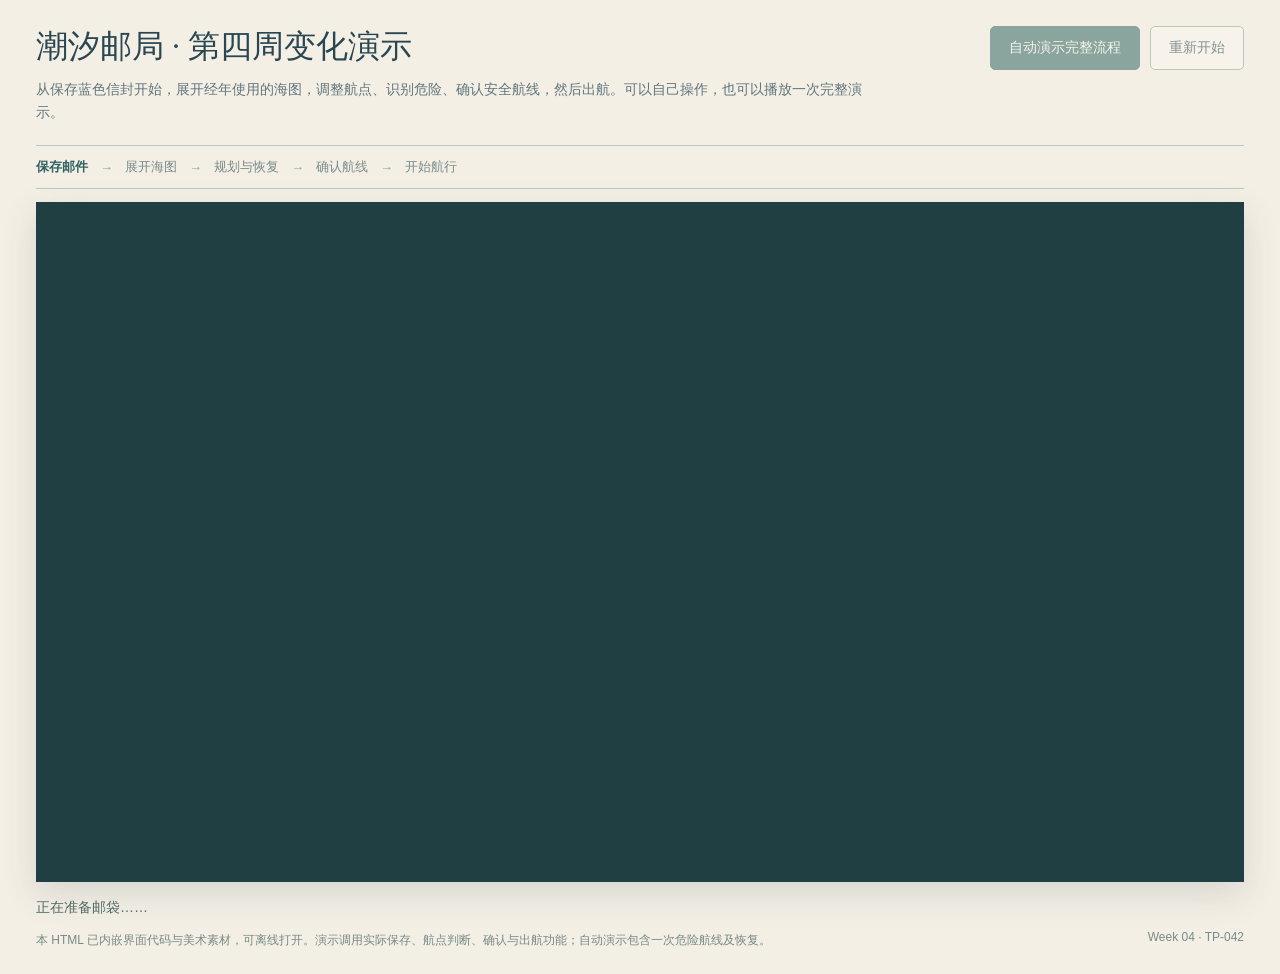
<file: tools/teacher-demo.template.html>
<!doctype html>
<html lang="zh-CN">
<head>
  <meta charset="utf-8"><meta name="viewport" content="width=device-width,initial-scale=1">
  <title>潮汐邮局 · 第四周教师快速演示</title><link rel="icon" href="data:,">
  <style>
    *{box-sizing:border-box}body{margin:0;background:#f4efe5;color:#294752;font-family:"Microsoft YaHei",sans-serif}
    main{max-width:1520px;margin:auto;padding:26px 36px 24px}header{display:flex;gap:28px;align-items:flex-start;justify-content:space-between}
    h1{font:32px/1.3 "KaiTi","SimSun",serif;margin:0 0 10px}p{margin:0;line-height:1.7}header p{color:#60767d;font-size:14px;max-width:850px}
    .actions{display:flex;gap:10px;flex-shrink:0}button{padding:12px 18px;border:1px solid #8aa7a1;border-radius:5px;color:#294752;background:#fbf8f1;font:14px "Microsoft YaHei",sans-serif;cursor:pointer}
    #play{background:#326a65;color:#fbf8f1;border-color:#326a65}button:disabled{opacity:.55;cursor:wait}button:focus-visible{outline:3px solid #d6a64c;outline-offset:3px}
    .progress{display:flex;align-items:center;gap:12px;margin:20px 0 13px;padding:12px 0;border-top:1px solid #b9c7c6;border-bottom:1px solid #b9c7c6;font-size:13px}
    .progress span{color:#7a8b8b}.progress .active{color:#2f6262;font-weight:bold}.progress i{font-style:normal;color:#8ba3a2}
    .viewport{background:#203f43;box-shadow:0 12px 32px #29475225;width:100%;aspect-ratio:16/9;position:relative}
    iframe{width:100%;height:100%;display:block;border:0}#status{font-size:14px;color:#526d65;margin-top:14px;min-height:24px}
    footer{display:flex;justify-content:space-between;gap:20px;margin-top:10px;font-size:12px;color:#788b87}footer p{max-width:1000px}
    @media(max-width:900px){main{padding:20px 16px}header{display:block}h1{font-size:25px}.actions{margin-top:15px}.progress{gap:7px;flex-wrap:wrap}.viewport{min-height:280px;aspect-ratio:auto;height:65vw}footer{display:block}}
    @media(prefers-reduced-motion:reduce){*{scroll-behavior:auto}}
  </style>
</head>
<body><main>
  <header><div><h1>潮汐邮局 · 第四周变化演示</h1><p>从保存蓝色信封开始，展开经年使用的海图，调整航点、识别危险、确认安全航线，然后出航。可以自己操作，也可以播放一次完整演示。</p></div><div class="actions"><button id="play" disabled>自动演示完整流程</button><button id="restart" disabled>重新开始</button></div></header>
  <nav class="progress" aria-label="当前演示步骤"><span data-step="mailbag" class="active">保存邮件</span><i>→</i><span data-step="reveal">展开海图</span><i>→</i><span data-step="map">规划与恢复</span><i>→</i><span data-step="confirmed">确认航线</span><i>→</i><span data-step="sailing">开始航行</span></nav>
  <div class="viewport"><iframe id="prototype" title="可操作的潮汐邮局完整课程原型"></iframe></div>
  <p id="status" role="status" aria-live="polite">正在准备邮袋……</p>
  <footer><p>本 HTML 已内嵌界面代码与美术素材，可离线打开。演示调用实际保存、航点判断、确认与出航功能；自动演示包含一次危险航线及恢复。</p><span>Week 04 · TP-042</span></footer>
</main>
<script>
"use strict";
const source=new TextDecoder().decode(Uint8Array.from(atob('__PROTOTYPE_BASE64__'),c=>c.charCodeAt(0)));
const frame=document.querySelector('#prototype'),play=document.querySelector('#play'),restart=document.querySelector('#restart'),status=document.querySelector('#status');
let generation=0,playing=false,loaded=false;
const sleep=ms=>new Promise(resolve=>setTimeout(resolve,ms));
function state(){return frame.contentWindow?.__tidalPost?.getState();}
function refresh(){
  if(!loaded)return;const s=state();if(!s)return;
  const step=s.screen==='map'?(s.mapPhase==='MAP_REVEALING'?'reveal':s.routePlan?.confirmed?'confirmed':'map'):s.screen;
  document.querySelectorAll('[data-step]').forEach(el=>el.classList.toggle('active',el.dataset.step===step));
  const text={mailbag:s.mailbagSaved?'邮袋已保存。点击“查看航海图”，进入 5.5 秒展开。':'蓝色信封已选中。点击“保存邮袋”开始。',
    reveal:'纸卷正在展开：起卷加速、经过折痕放慢、再展开并停稳。等待完成或按 Enter 跳过。',
    map:s.routePlan?.valid?'海图已展开。拖动 W1 / W2，或用方向键移动；确认安全航线后才能出航。':'航线穿过危险区域，确认已锁定。把航点移回北航道，或重置航点恢复。',
    confirmed:'航线已确认，蓝色信封将送往蓝潮岛北侧码头。点击“出航”进入航行。',
    sailing:'地图规划已结束，邮船开始航行。点击游戏画面后可按 W 加速、A / D 转向，进入灯塔圈后按 E 投递。'}[step];
  if(text&&status.textContent!==text)status.textContent=text;
}
async function waitUntil(test,token,timeout=15000){const until=performance.now()+timeout;while(!test()){if(token!==generation)throw Error('cancelled');if(performance.now()>until)throw Error('演示等待超时，请重新开始。');await sleep(80);}}
async function reset(){
  generation++;playing=false;loaded=false;play.disabled=true;restart.disabled=true;
  const token=generation;
  await new Promise(resolve=>{frame.addEventListener('load',resolve,{once:true});frame.srcdoc=source;});
  if(token!==generation)throw Error('cancelled');
  await waitUntil(()=>frame.contentWindow?.__tidalPost?.getState().screen==='mailbag',token);
  loaded=true;play.disabled=false;restart.disabled=false;refresh();return token;
}
function click(selector){const el=frame.contentDocument.querySelector(selector);if(!el||el.disabled)throw Error('当前操作不可用：'+selector);el.click();}
play.addEventListener('click',async()=>{
  let token;
  try{
    token=await reset();playing=true;play.disabled=true;
    click('#saveMailbagButton');refresh();await sleep(850);if(token!==generation)return;
    click('#goMapButton');refresh();await waitUntil(()=>state().mapPhase==='MAP_READY',token);
    await sleep(900);if(token!==generation)return;
    const waypoint=frame.contentDocument.querySelector('#waypoint-1');
    // Real keyboard handlers update the waypoint and run the existing collision rules.
    for(let i=0;i<13;i++)waypoint.dispatchEvent(new frame.contentWindow.KeyboardEvent('keydown',{key:'ArrowDown',shiftKey:true,bubbles:true}));
    for(let i=0;i<4;i++)waypoint.dispatchEvent(new frame.contentWindow.KeyboardEvent('keydown',{key:'ArrowLeft',bubbles:true}));
    if(state().routePlan.valid)throw Error('危险状态未触发，请手动拖动航点检查。');
    refresh();await sleep(1700);if(token!==generation)return;
    click('#reset-route');refresh();await sleep(1000);if(token!==generation)return;
    click('#confirm-route');refresh();await sleep(1300);if(token!==generation)return;
    click('[data-action="start-sailing"]');await waitUntil(()=>state().screen==='sailing'&&state().sailing.elapsed>0,token);refresh();
    window.__teacherDemo.lastRun={complete:true,screen:state().screen,mailbagSaved:state().mailbagSaved,confirmed:state().routePlan.confirmed};
  }catch(error){if(error.message!=='cancelled')status.textContent=error.message;}
  finally{if(token===generation){playing=false;play.disabled=false;}}
});
restart.addEventListener('click',()=>reset());
frame.addEventListener('load',()=>refresh());
setInterval(refresh,250);
window.__teacherDemo={state,lastRun:null,isPlaying:()=>playing,reset};
reset();
</script></body></html>
</file>
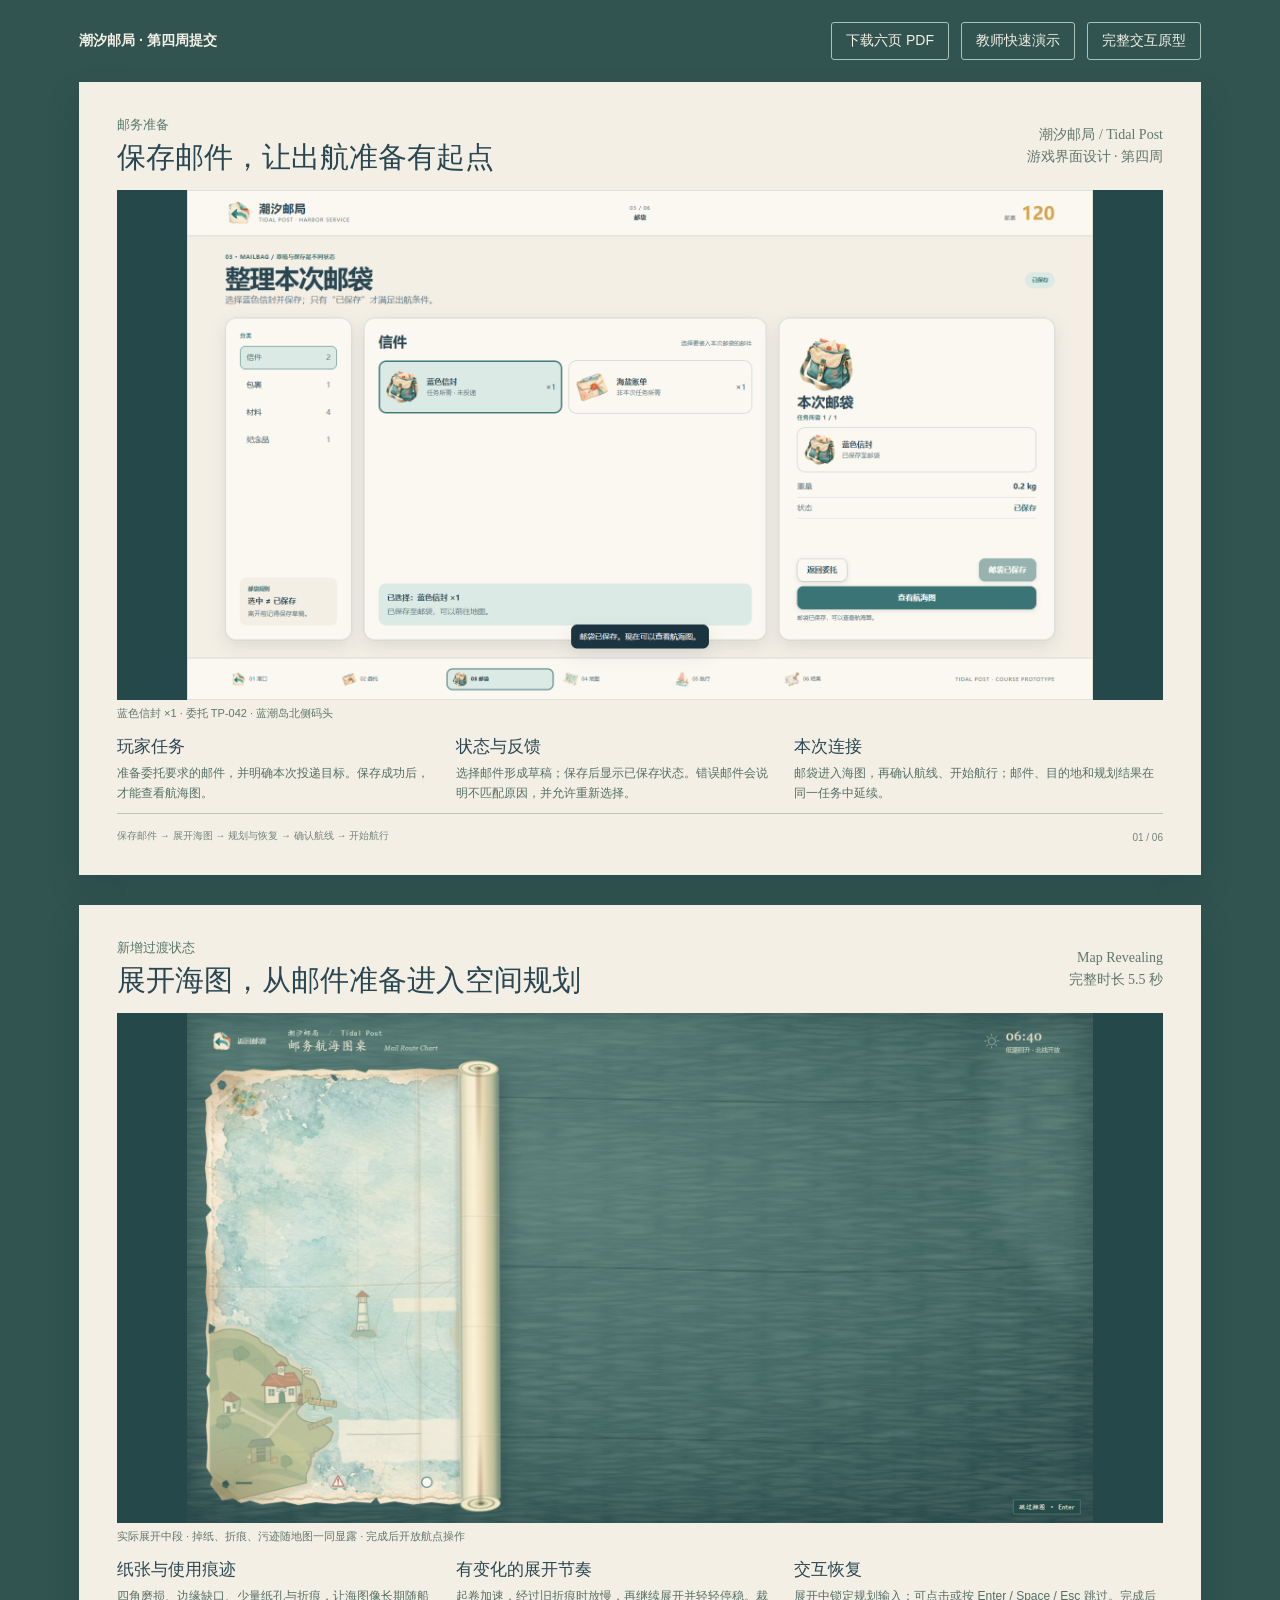
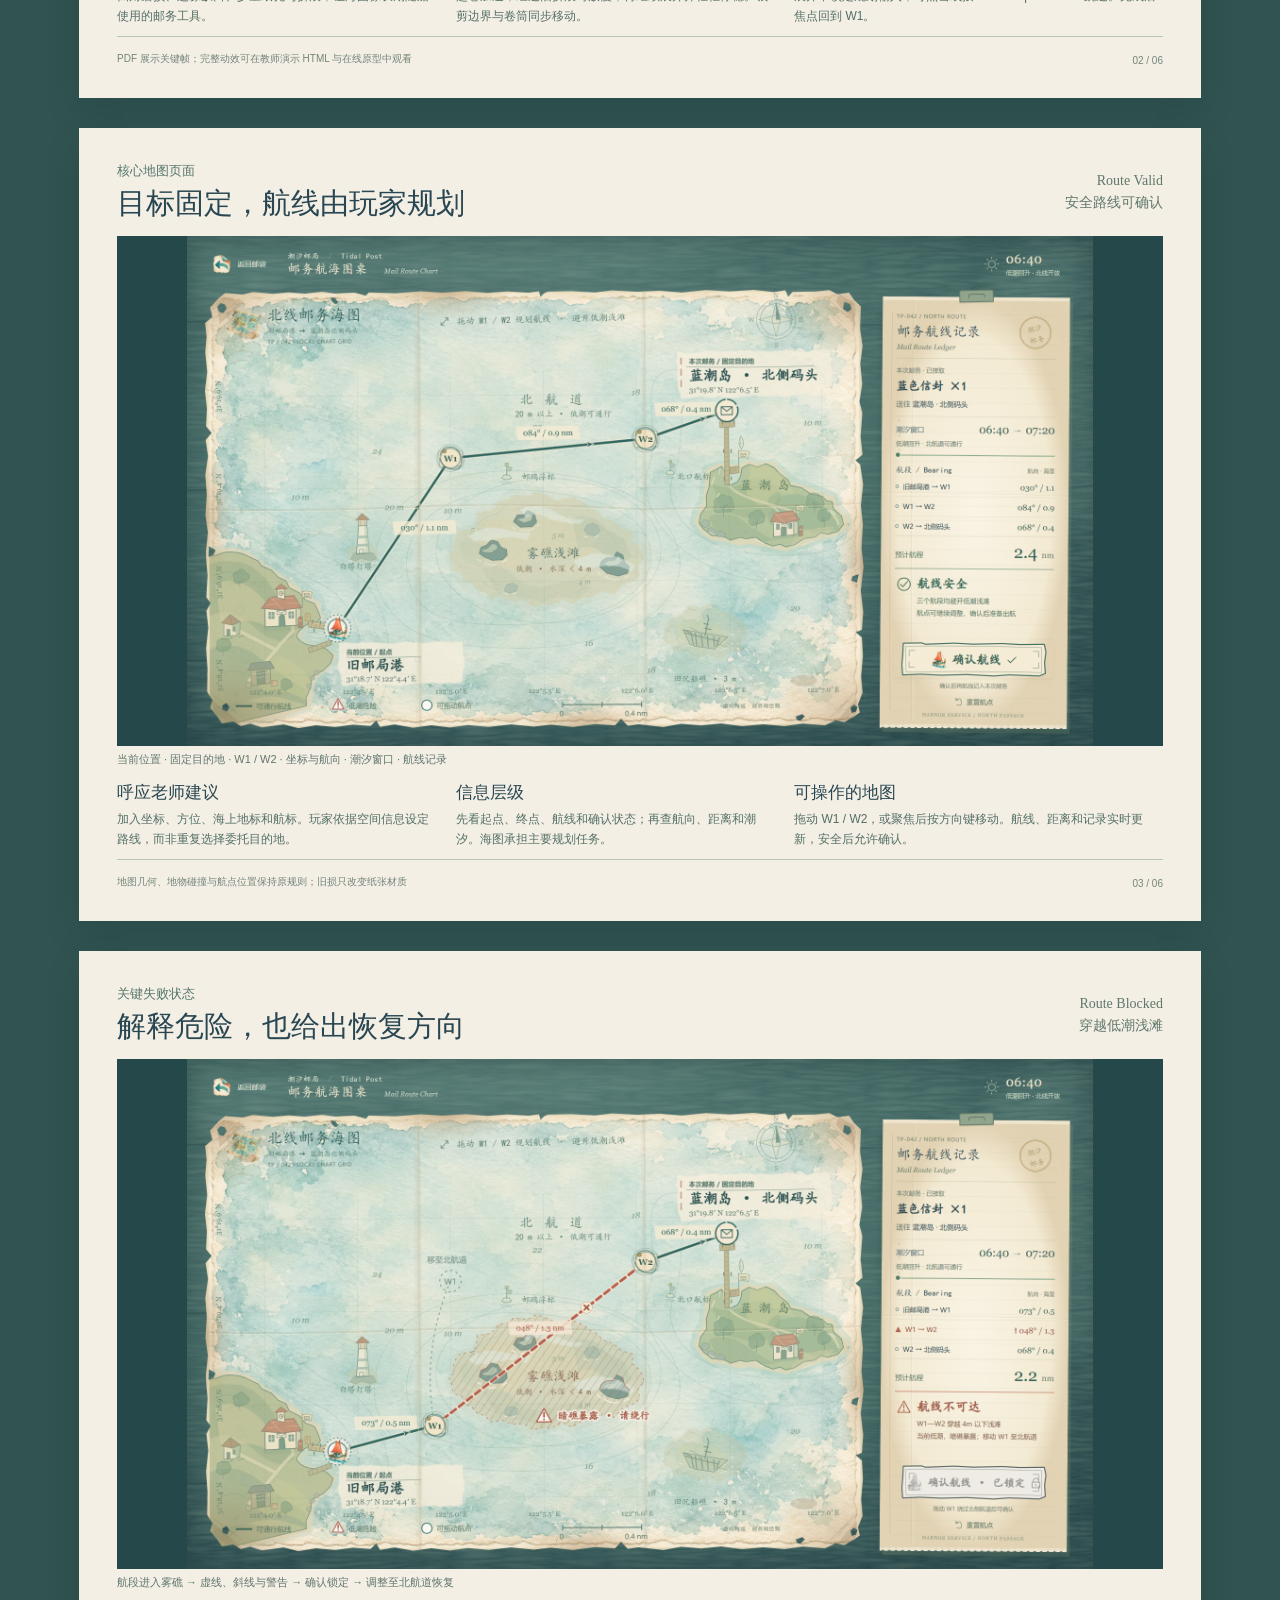
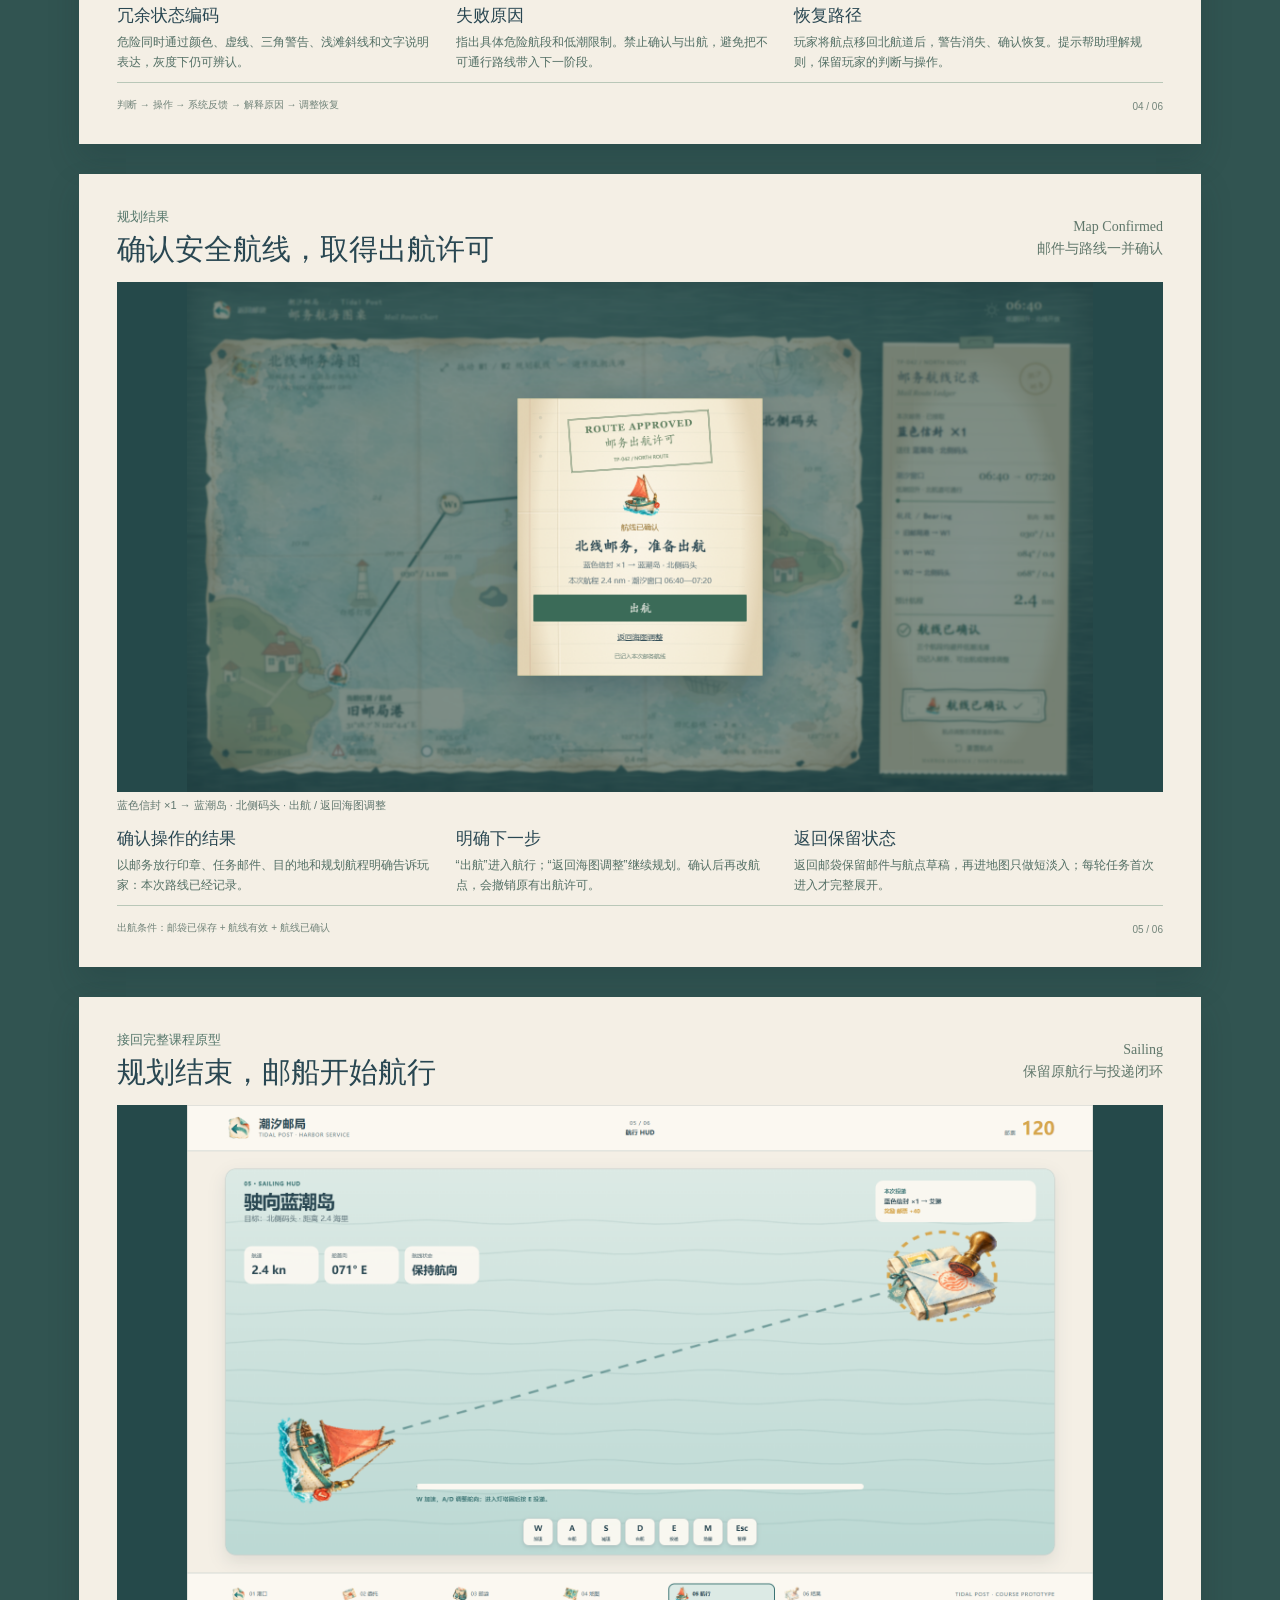
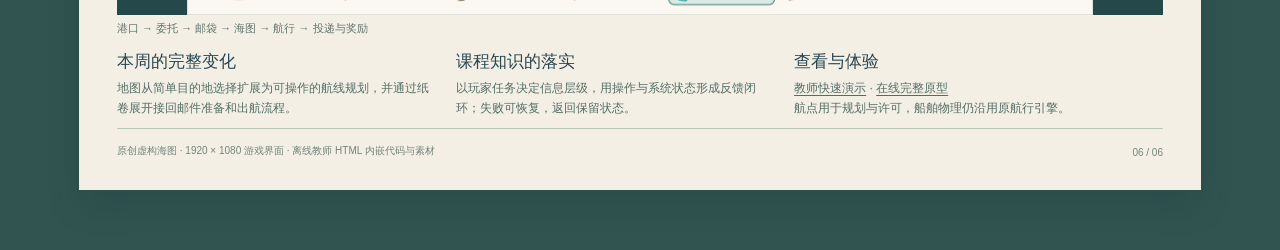
<file: week4/submission-board.html>
<!doctype html><html lang="zh-CN"><head><meta charset="utf-8"><meta name="viewport" content="width=device-width,initial-scale=1"><title>潮汐邮局 · 第四周课程提交</title><link rel="icon" href="data:,"><link rel="stylesheet" href="submission-board.css?v=4.2.0"></head><body>
<nav class="document-tools" aria-label="提交材料"><strong>潮汐邮局 · 第四周提交</strong><span><a href="submission-board.pdf" download>下载六页 PDF</a><a href="../teacher-demo.html">教师快速演示</a><a href="../index.html">完整交互原型</a></span></nav>
<main class="submission"><article class="sheet" aria-labelledby="page1-title">
<header><div><span class="chapter">邮务准备</span><h1 id="page1-title">保存邮件，让出航准备有起点</h1></div><div class="identity">潮汐邮局 / Tidal Post<br>游戏界面设计 · 第四周</div></header>
<div class="content"><figure><img src="submission-assets/01-mailbag-saved.png" alt="蓝色信封 ×1 · 委托 TP-042 · 蓝潮岛北侧码头"><figcaption>蓝色信封 ×1 · 委托 TP-042 · 蓝潮岛北侧码头</figcaption></figure><div class="notes"><section><h2>玩家任务</h2><p>准备委托要求的邮件，并明确本次投递目标。保存成功后，才能查看航海图。</p></section><section><h2>状态与反馈</h2><p>选择邮件形成草稿；保存后显示已保存状态。错误邮件会说明不匹配原因，并允许重新选择。</p></section><section><h2>本次连接</h2><p>邮袋进入海图，再确认航线、开始航行；邮件、目的地和规划结果在同一任务中延续。</p></section></div></div>
<footer><span>保存邮件 → 展开海图 → 规划与恢复 → 确认航线 → 开始航行</span><span>01 / 06</span></footer></article>
<article class="sheet" aria-labelledby="page2-title">
<header><div><span class="chapter">新增过渡状态</span><h1 id="page2-title">展开海图，从邮件准备进入空间规划</h1></div><div class="identity">Map Revealing<br>完整时长 5.5 秒</div></header>
<div class="content"><figure><img src="submission-assets/02-map-unroll.png" alt="实际展开中段 · 掉纸、折痕、污迹随地图一同显露 · 完成后开放航点操作"><figcaption>实际展开中段 · 掉纸、折痕、污迹随地图一同显露 · 完成后开放航点操作</figcaption></figure><div class="notes"><section><h2>纸张与使用痕迹</h2><p>四角磨损、边缘缺口、少量纸孔与折痕，让海图像长期随船使用的邮务工具。</p></section><section><h2>有变化的展开节奏</h2><p>起卷加速，经过旧折痕时放慢，再继续展开并轻轻停稳。裁剪边界与卷筒同步移动。</p></section><section><h2>交互恢复</h2><p>展开中锁定规划输入；可点击或按 Enter / Space / Esc 跳过。完成后焦点回到 W1。</p></section></div></div>
<footer><span>PDF 展示关键帧；完整动效可在教师演示 HTML 与在线原型中观看</span><span>02 / 06</span></footer></article>
<article class="sheet" aria-labelledby="page3-title">
<header><div><span class="chapter">核心地图页面</span><h1 id="page3-title">目标固定，航线由玩家规划</h1></div><div class="identity">Route Valid<br>安全路线可确认</div></header>
<div class="content"><figure><img src="submission-assets/03-map-ready.png" alt="当前位置 · 固定目的地 · W1 / W2 · 坐标与航向 · 潮汐窗口 · 航线记录"><figcaption>当前位置 · 固定目的地 · W1 / W2 · 坐标与航向 · 潮汐窗口 · 航线记录</figcaption></figure><div class="notes"><section><h2>呼应老师建议</h2><p>加入坐标、方位、海上地标和航标。玩家依据空间信息设定路线，而非重复选择委托目的地。</p></section><section><h2>信息层级</h2><p>先看起点、终点、航线和确认状态；再查航向、距离和潮汐。海图承担主要规划任务。</p></section><section><h2>可操作的地图</h2><p>拖动 W1 / W2，或聚焦后按方向键移动。航线、距离和记录实时更新，安全后允许确认。</p></section></div></div>
<footer><span>地图几何、地物碰撞与航点位置保持原规则；旧损只改变纸张材质</span><span>03 / 06</span></footer></article>
<article class="sheet" aria-labelledby="page4-title">
<header><div><span class="chapter">关键失败状态</span><h1 id="page4-title">解释危险，也给出恢复方向</h1></div><div class="identity">Route Blocked<br>穿越低潮浅滩</div></header>
<div class="content"><figure><img src="submission-assets/04-map-blocked.png" alt="航段进入雾礁 → 虚线、斜线与警告 → 确认锁定 → 调整至北航道恢复"><figcaption>航段进入雾礁 → 虚线、斜线与警告 → 确认锁定 → 调整至北航道恢复</figcaption></figure><div class="notes"><section><h2>冗余状态编码</h2><p>危险同时通过颜色、虚线、三角警告、浅滩斜线和文字说明表达，灰度下仍可辨认。</p></section><section><h2>失败原因</h2><p>指出具体危险航段和低潮限制。禁止确认与出航，避免把不可通行路线带入下一阶段。</p></section><section><h2>恢复路径</h2><p>玩家将航点移回北航道后，警告消失、确认恢复。提示帮助理解规则，保留玩家的判断与操作。</p></section></div></div>
<footer><span>判断 → 操作 → 系统反馈 → 解释原因 → 调整恢复</span><span>04 / 06</span></footer></article>
<article class="sheet" aria-labelledby="page5-title">
<header><div><span class="chapter">规划结果</span><h1 id="page5-title">确认安全航线，取得出航许可</h1></div><div class="identity">Map Confirmed<br>邮件与路线一并确认</div></header>
<div class="content"><figure><img src="submission-assets/05-map-confirmed.png" alt="蓝色信封 ×1 → 蓝潮岛 · 北侧码头 · 出航 / 返回海图调整"><figcaption>蓝色信封 ×1 → 蓝潮岛 · 北侧码头 · 出航 / 返回海图调整</figcaption></figure><div class="notes"><section><h2>确认操作的结果</h2><p>以邮务放行印章、任务邮件、目的地和规划航程明确告诉玩家：本次路线已经记录。</p></section><section><h2>明确下一步</h2><p>“出航”进入航行；“返回海图调整”继续规划。确认后再改航点，会撤销原有出航许可。</p></section><section><h2>返回保留状态</h2><p>返回邮袋保留邮件与航点草稿，再进地图只做短淡入；每轮任务首次进入才完整展开。</p></section></div></div>
<footer><span>出航条件：邮袋已保存 + 航线有效 + 航线已确认</span><span>05 / 06</span></footer></article>
<article class="sheet" aria-labelledby="page6-title">
<header><div><span class="chapter">接回完整课程原型</span><h1 id="page6-title">规划结束，邮船开始航行</h1></div><div class="identity">Sailing<br>保留原航行与投递闭环</div></header>
<div class="content"><figure><img src="submission-assets/06-sailing.png" alt="港口 → 委托 → 邮袋 → 海图 → 航行 → 投递与奖励"><figcaption>港口 → 委托 → 邮袋 → 海图 → 航行 → 投递与奖励</figcaption></figure><div class="notes"><section><h2>本周的完整变化</h2><p>地图从简单目的地选择扩展为可操作的航线规划，并通过纸卷展开接回邮件准备和出航流程。</p></section><section><h2>课程知识的落实</h2><p>以玩家任务决定信息层级，用操作与系统状态形成反馈闭环；失败可恢复，返回保留状态。</p></section><section><h2>查看与体验</h2><p><a href="https://funfan-gif.github.io/TIDAL-POST-UI-low-oringe/teacher-demo.html">教师快速演示</a> · <a href="https://funfan-gif.github.io/TIDAL-POST-UI-low-oringe/">在线完整原型</a><br>航点用于规划与许可，船舶物理仍沿用原航行引擎。</p></section></div></div>
<footer><span>原创虚构海图 · 1920 × 1080 游戏界面 · 离线教师 HTML 内嵌代码与素材</span><span>06 / 06</span></footer></article></main></body></html>
</file>
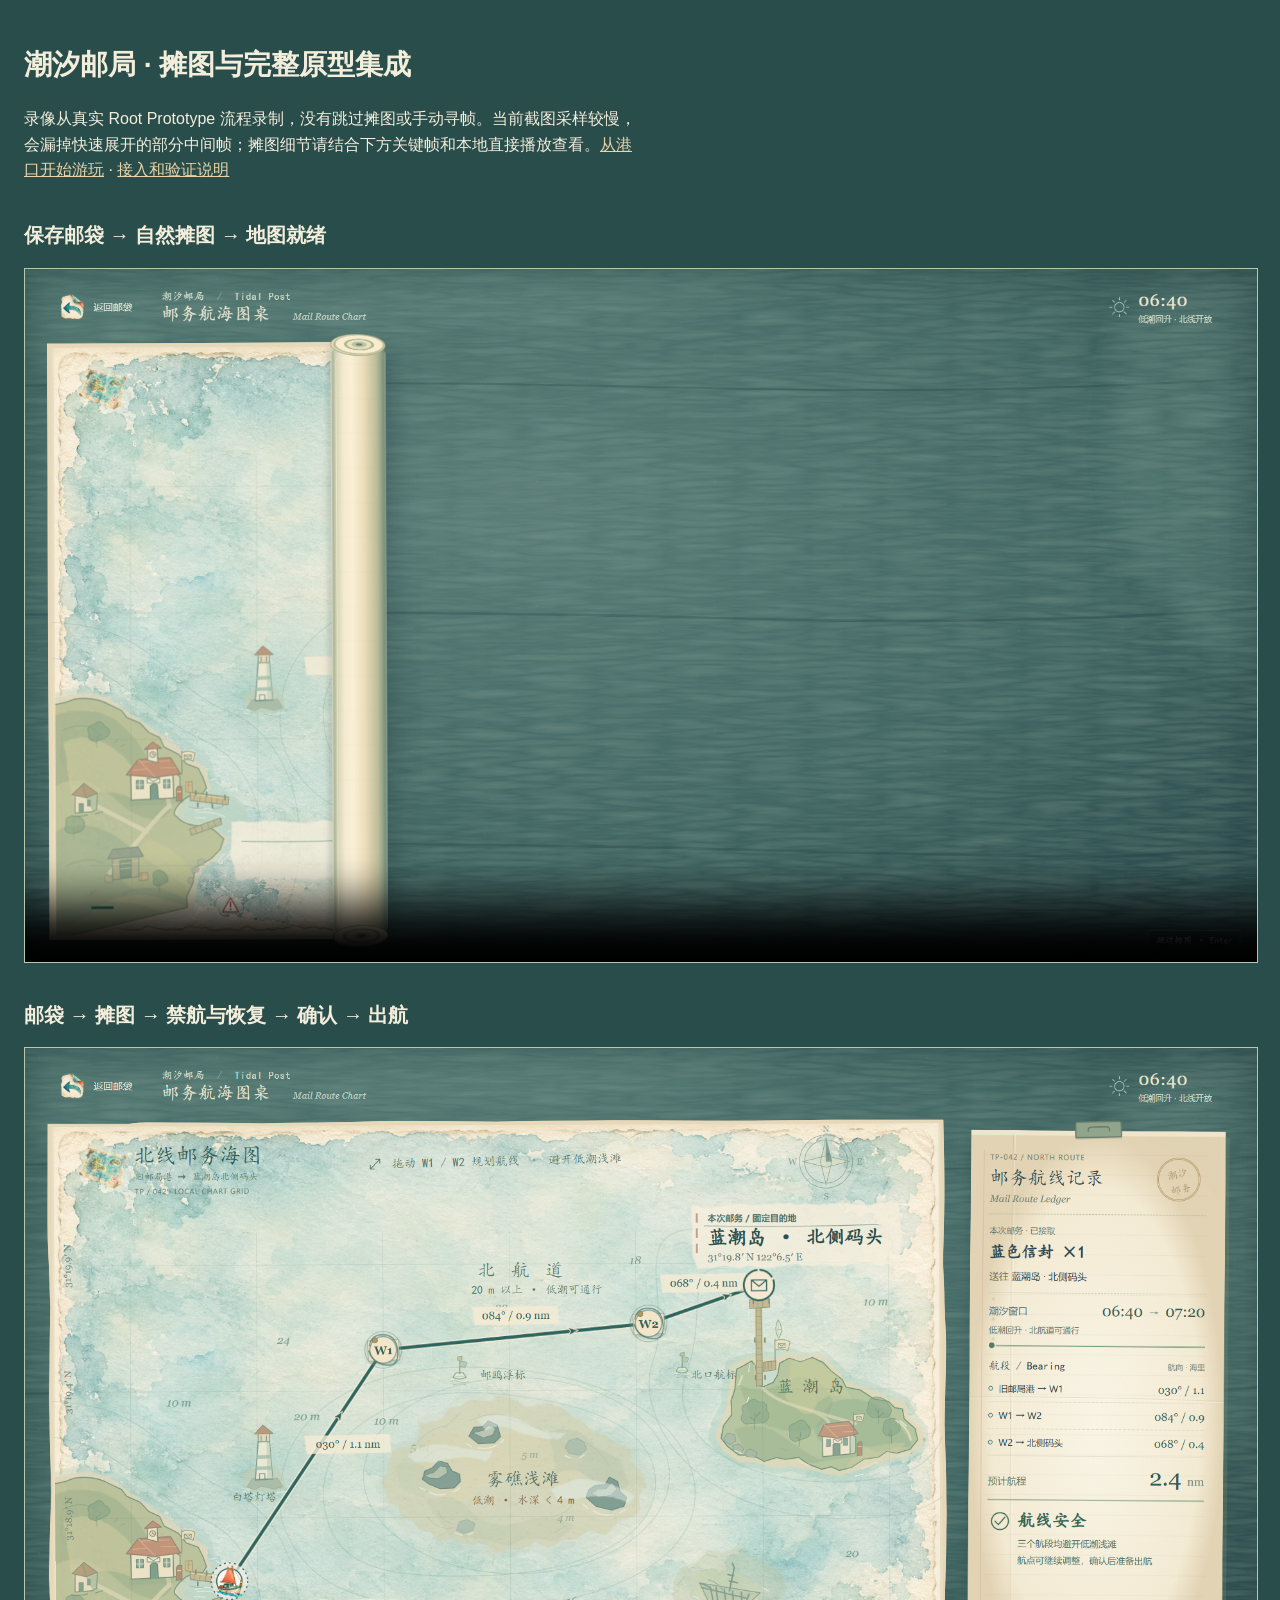
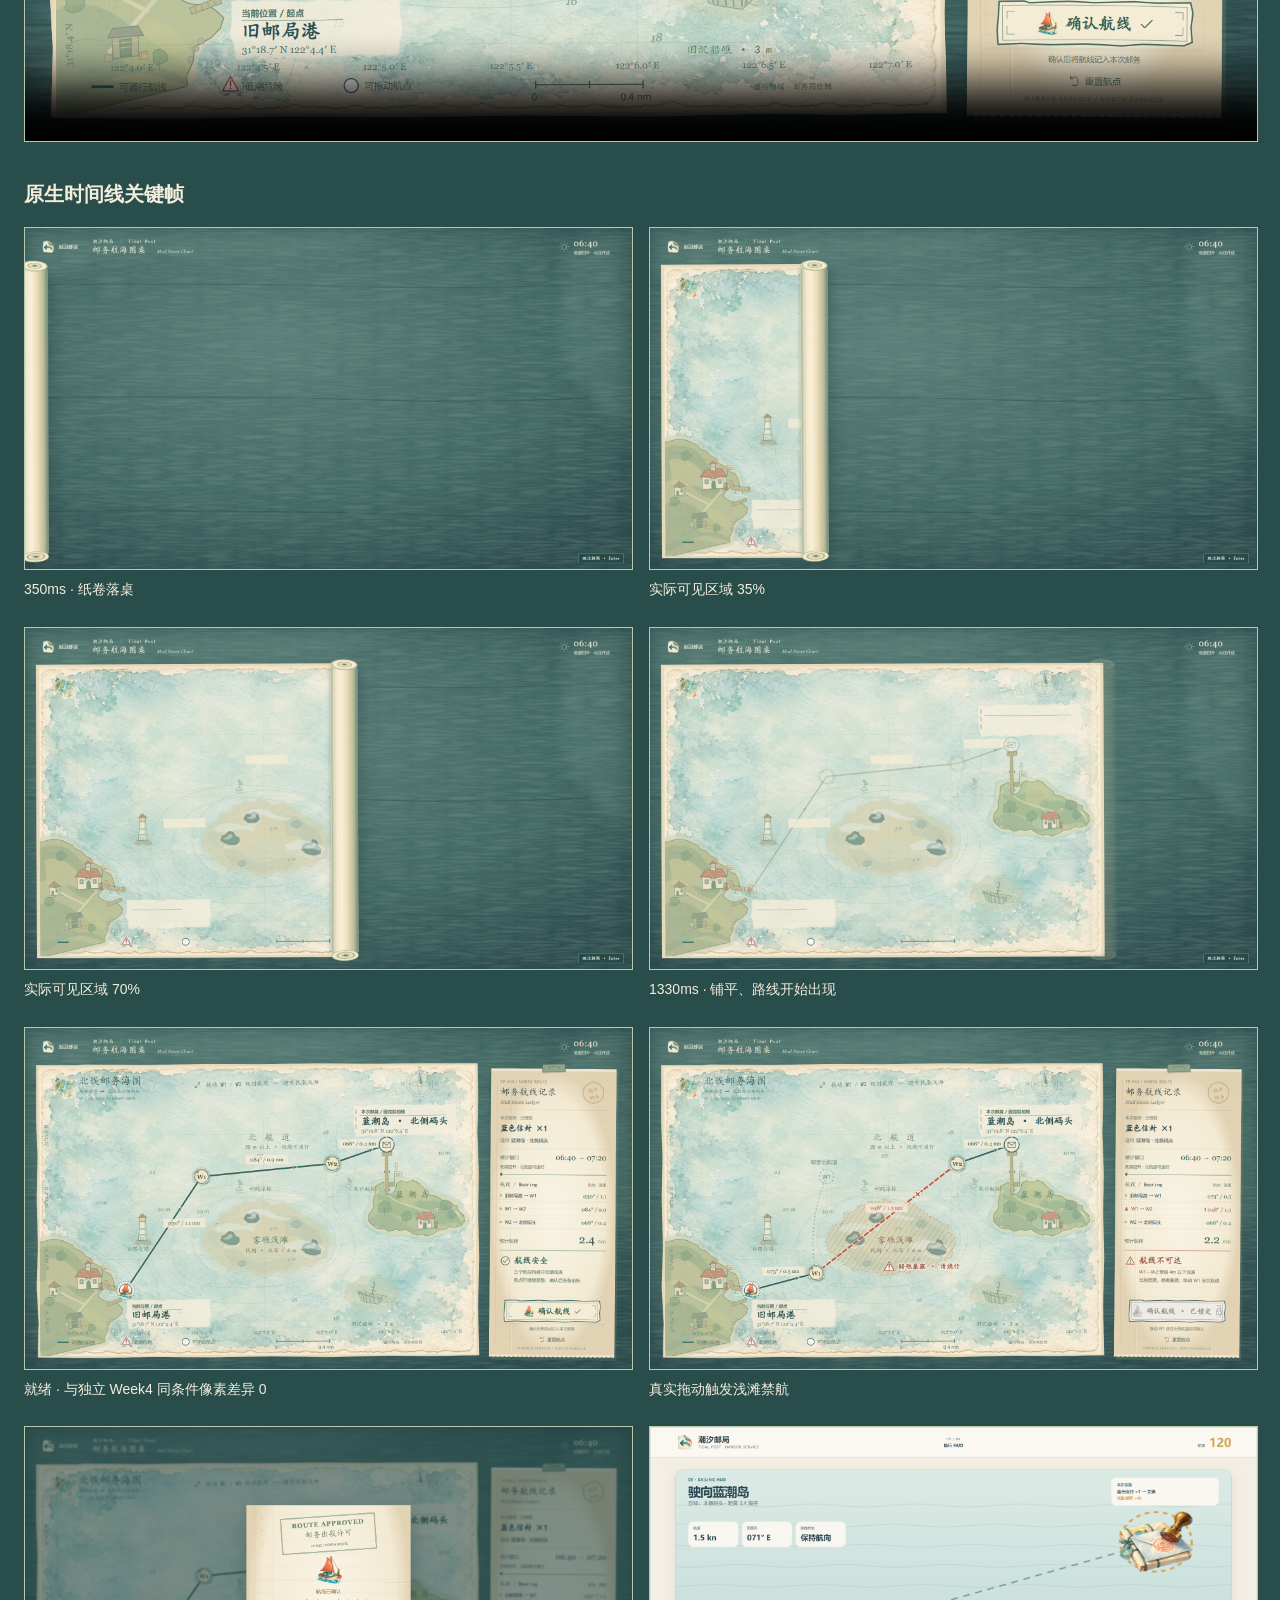
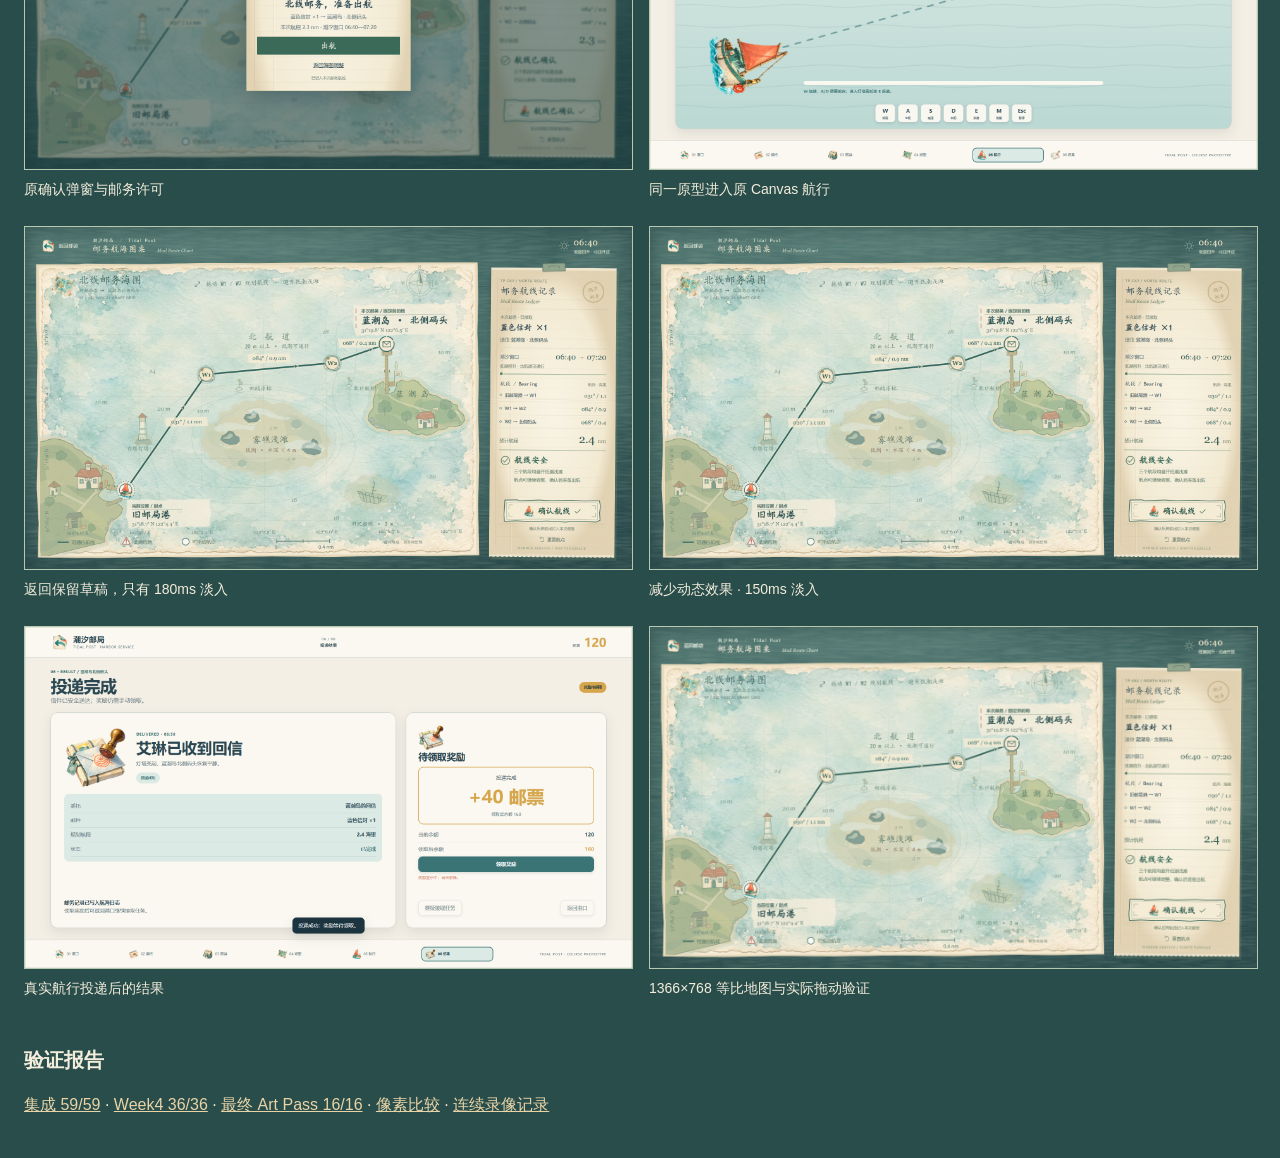
<file: qa/map-reveal/evidence.html>
<!doctype html><html lang="zh-CN"><meta charset="utf-8"><meta name="viewport" content="width=device-width,initial-scale=1"><title>Tidal Post · 摊图与完整流程证据</title>
<style>body{margin:0;padding:24px;background:#294d4b;color:#f3eddb;font:16px/1.6 "Microsoft YaHei",sans-serif}main{max-width:1440px;margin:auto}h1{font-size:28px}h2{font-size:20px;margin-top:36px}video,img{display:block;max-width:100%;height:auto;border:1px solid #b6c8ad}video{width:100%}a{color:#e8d4a7}.frames{display:grid;grid-template-columns:1fr 1fr;gap:18px}figure{margin:0}figcaption{padding:8px 0;font-size:14px}p{max-width:70ch}@media(max-width:800px){.frames{grid-template-columns:1fr}}</style>
<main><h1>潮汐邮局 · 摊图与完整原型集成</h1><p>录像从真实 Root Prototype 流程录制，没有跳过摊图或手动寻帧。当前截图采样较慢，会漏掉快速展开的部分中间帧；摊图细节请结合下方关键帧和本地直接播放查看。<a href="../../">从港口开始游玩</a> · <a href="../../map-reveal-rationale.md">接入和验证说明</a></p>
<h2>保存邮袋 → 自然摊图 → 地图就绪</h2><video controls preload="metadata" poster="03-map-unroll-35-percent.png" src="map-reveal-flow.webm"></video>
<h2>邮袋 → 摊图 → 禁航与恢复 → 确认 → 出航</h2><video controls preload="metadata" poster="06-map-ready-final.png" src="mailbag-to-sailing.webm"></video>
<h2>原生时间线关键帧</h2><div class="frames"><figure><img src="02-map-roll-start.png"><figcaption>350ms · 纸卷落桌</figcaption></figure><figure><img src="03-map-unroll-35-percent.png"><figcaption>实际可见区域 35%</figcaption></figure><figure><img src="04-map-unroll-70-percent.png"><figcaption>实际可见区域 70%</figcaption></figure><figure><img src="05-map-settle.png"><figcaption>1330ms · 铺平、路线开始出现</figcaption></figure><figure><img src="06-map-ready-final.png"><figcaption>就绪 · 与独立 Week4 同条件像素差异 0</figcaption></figure><figure><img src="07-route-blocked-after-reveal.png"><figcaption>真实拖动触发浅滩禁航</figcaption></figure><figure><img src="08-route-confirmed.png"><figcaption>原确认弹窗与邮务许可</figcaption></figure><figure><img src="09-sailing-after-map.png"><figcaption>同一原型进入原 Canvas 航行</figcaption></figure><figure><img src="10-return-map-no-replay.png"><figcaption>返回保留草稿，只有 180ms 淡入</figcaption></figure><figure><img src="11-reduced-motion.png"><figcaption>减少动态效果 · 150ms 淡入</figcaption></figure><figure><img src="12-delivery-result.png"><figcaption>真实航行投递后的结果</figcaption></figure><figure><img src="14-map-ready-1366x768.png"><figcaption>1366×768 等比地图与实际拖动验证</figcaption></figure></div>
<h2>验证报告</h2><p><a href="qa-report.json">集成 59/59</a> · <a href="week4-regression/qa-report.json">Week4 36/36</a> · <a href="landmark-qa-report.json">最终 Art Pass 16/16</a> · <a href="fidelity-report.json">像素比较</a> · <a href="video-report.json">连续录像记录</a></p></main>
<script>for(const video of document.querySelectorAll('video')){const url=video.getAttribute('src');fetch(url).then(r=>r.blob()).then(blob=>{video.src=URL.createObjectURL(new Blob([blob],{type:'video/webm'}));});}</script></html>
</file>
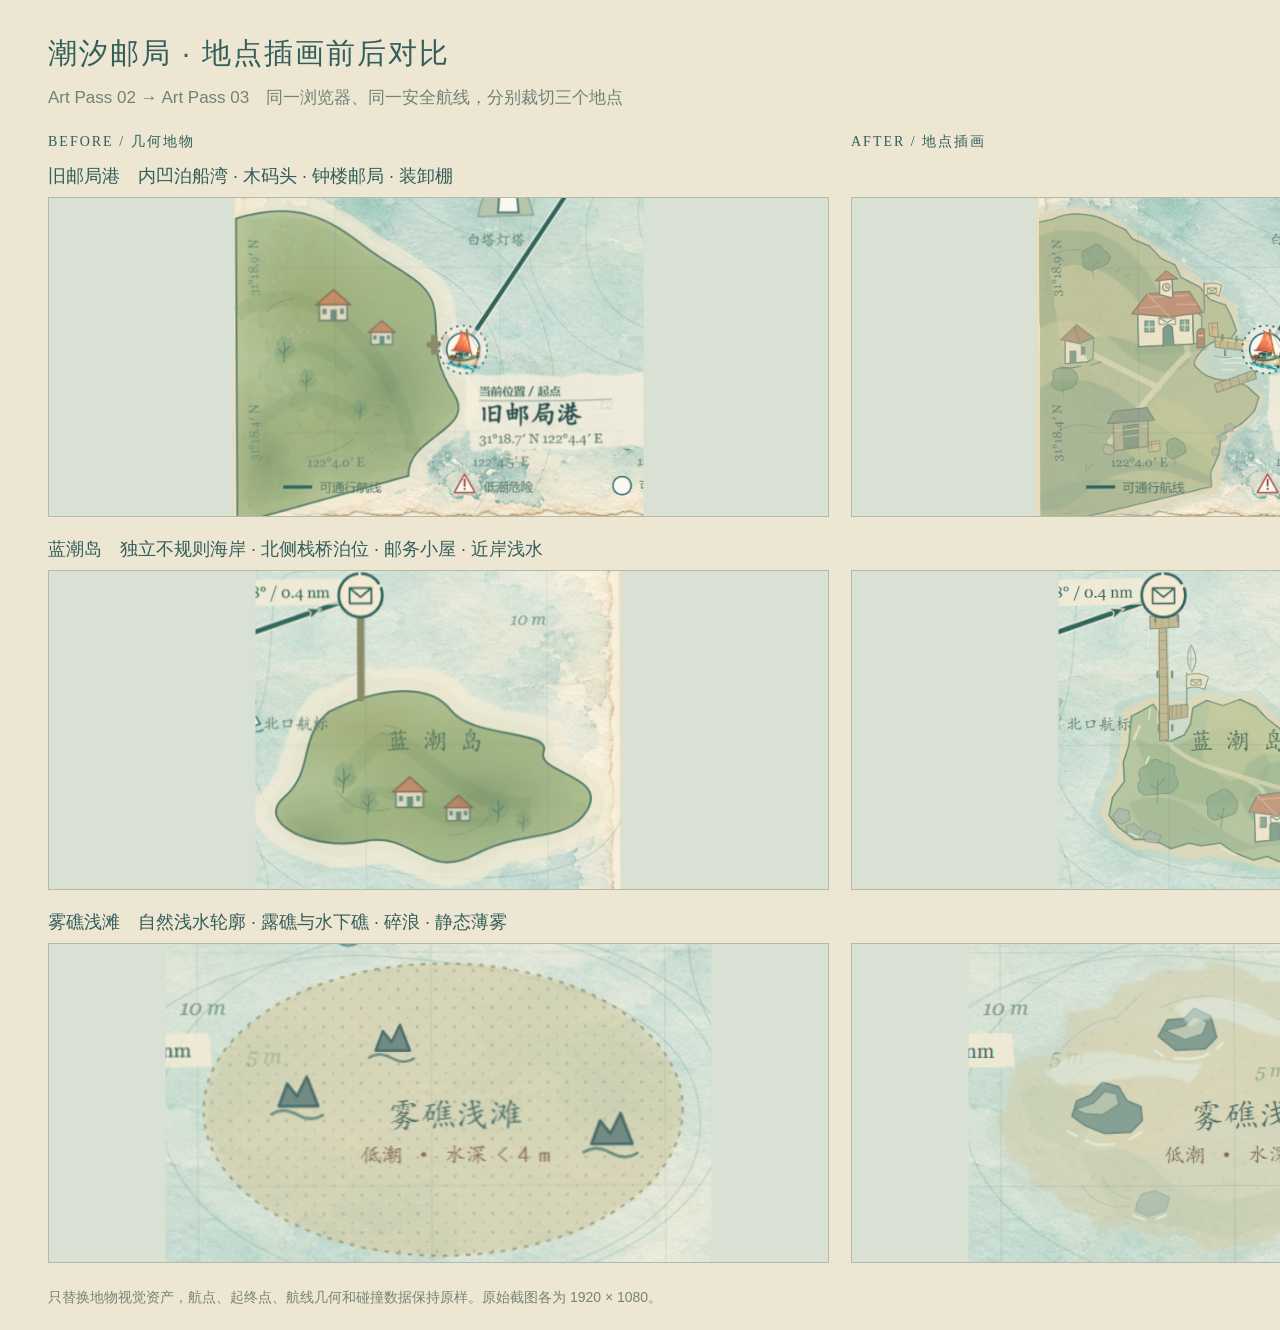
<file: week4/qa/art-pass-03/before-after-comparison.html>
<!doctype html>
<html lang="zh-CN">
<head><meta charset="utf-8"><title>Tidal Post · 地点插画前后对比</title><link rel="icon" href="data:,"><style>
*{box-sizing:border-box}body{margin:0;width:1680px;height:1330px;padding:34px 48px;background:#ece6d3;color:#345e5b;font-family:"Microsoft YaHei",sans-serif}header{height:130px}h1{font-size:29px;font-weight:500;letter-spacing:2px;margin:0 0 12px}header p{margin:0;color:#718276;font-size:17px}.columns{display:grid;grid-template-columns:1fr 1fr;gap:22px;font:14px Georgia,serif;letter-spacing:2px;margin-top:24px}.row{margin-bottom:20px}h2{font-size:18px;margin:0 0 9px;font-weight:500}.pair{display:grid;grid-template-columns:1fr 1fr;gap:22px}.crop{background:#d8e1d3;border:1px solid #b3bba8;height:320px;overflow:hidden}svg{display:block;width:100%;height:100%}footer{font-size:14px;color:#788376;padding-top:6px}img{display:none}
</style></head>
<body><header><h1>潮汐邮局 · 地点插画前后对比</h1><p>Art Pass 02 → Art Pass 03　同一浏览器、同一安全航线，分别裁切三个地点</p><div class="columns"><span>BEFORE / 几何地物</span><span>AFTER / 地点插画</span></div></header>
<section class="row"><h2>旧邮局港　内凹泊船湾 · 木码头 · 钟楼邮局 · 装卸棚</h2><div class="pair">
<div class="crop"><svg viewBox="44 650 490 380"><defs><clipPath id="harbor-before"><rect x="44" y="650" width="490" height="380"/></clipPath></defs><image clip-path="url(#harbor-before)" href="00-before-valid-1920x1080.png" width="1920" height="1080"/></svg></div>
<div class="crop"><svg viewBox="44 650 490 380"><defs><clipPath id="harbor-after"><rect x="44" y="650" width="490" height="380"/></clipPath></defs><image clip-path="url(#harbor-after)" href="01-landmarks-valid-1920x1080.png" width="1920" height="1080"/></svg></div>
</div></section>
<section class="row"><h2>蓝潮岛　独立不规则海岸 · 北侧栈桥泊位 · 邮务小屋 · 近岸浅水</h2><div class="pair">
<div class="crop"><svg viewBox="1030 343 397 345"><defs><clipPath id="blue-before"><rect x="1030" y="343" width="397" height="345"/></clipPath></defs><image clip-path="url(#blue-before)" href="00-before-valid-1920x1080.png" width="1920" height="1080"/></svg></div>
<div class="crop"><svg viewBox="1030 343 397 345"><defs><clipPath id="blue-after"><rect x="1030" y="343" width="397" height="345"/></clipPath></defs><image clip-path="url(#blue-after)" href="01-landmarks-valid-1920x1080.png" width="1920" height="1080"/></svg></div>
</div></section>
<section class="row"><h2>雾礁浅滩　自然浅水轮廓 · 露礁与水下礁 · 碎浪 · 静态薄雾</h2><div class="pair">
<div class="crop"><svg viewBox="532 527 460 268"><defs><clipPath id="fog-before"><rect x="532" y="527" width="460" height="268"/></clipPath></defs><image clip-path="url(#fog-before)" href="00-before-valid-1920x1080.png" width="1920" height="1080"/></svg></div>
<div class="crop"><svg viewBox="532 527 460 268"><defs><clipPath id="fog-after"><rect x="532" y="527" width="460" height="268"/></clipPath></defs><image clip-path="url(#fog-after)" href="01-landmarks-valid-1920x1080.png" width="1920" height="1080"/></svg></div>
</div></section>
<footer>只替换地物视觉资产，航点、起终点、航线几何和碰撞数据保持原样。原始截图各为 1920 × 1080。</footer>
</body></html>
</file>
<file: styles.css>
:root {
  --paper: #f4efe5;
  --paper-light: #fbf8f1;
  --ink: #294752;
  --ink-soft: #60767d;
  --sea: #3b7474;
  --sea-dark: #2f6262;
  --sea-mist: #dceae5;
  --coral: #d97a66;
  --gold: #d6a64c;
  --line: #b9c7c6;
  --disabled: #95a4a8;
  --night: #1c343f;
  --white: #fff;
  --shadow: 0 14px 34px rgb(28 52 63 / 10%);
  --shadow-pressed: 0 3px 8px rgb(28 52 63 / 14%);
  --r-sm: 10px;
  --r-md: 16px;
  --r-lg: 22px;
  --safe-x: clamp(34px, 4.2vw, 80px);
}

* { box-sizing: border-box; }

html,
body {
  width: 100%;
  min-height: 100%;
}

body {
  margin: 0;
  display: grid;
  place-items: center;
  overflow: hidden;
  background:
    radial-gradient(circle at 20% 0%, rgb(220 234 229 / 60%), transparent 34%),
    #d8e1dd;
  color: var(--ink);
  font-family: "Microsoft YaHei", "Noto Sans SC", "PingFang SC", system-ui, sans-serif;
  font-size: clamp(13px, .84vw, 16px);
  line-height: 1.55;
}

button,
input { font: inherit; }

button { color: inherit; }

img {
  max-width: 100%;
  display: block;
}

[hidden] { display: none !important; }

.prototype-frame {
  width: min(1920px, 100vw);
  max-height: 100vh;
  aspect-ratio: 16 / 9;
  display: grid;
  grid-template-rows: 8.9% minmax(0, 82.95%) 8.15%;
  position: relative;
  overflow: hidden;
  border: 1px solid rgb(41 71 82 / 22%);
  background: var(--paper);
  box-shadow: 0 24px 60px rgb(28 52 63 / 18%);
}

.topbar,
.bottombar {
  display: flex;
  align-items: center;
  padding-inline: var(--safe-x);
  background: var(--paper-light);
}

.topbar {
  z-index: 10;
  justify-content: space-between;
  border-bottom: 1px solid var(--line);
}

.brand-block {
  width: 34%;
  display: flex;
  align-items: center;
  gap: 14px;
}

.brand-block > span,
.brand-cn,
.brand-en { display: block; }

.brand-mark {
  width: clamp(44px, 3vw, 58px);
  aspect-ratio: 1;
  object-fit: contain;
}

.brand-cn {
  font-size: clamp(18px, 1.25vw, 24px);
  line-height: 1.2;
  font-weight: 800;
  letter-spacing: .04em;
}

.brand-en,
.screen-marker span,
.account-block span,
.version {
  color: var(--ink-soft);
  font-size: .7em;
  letter-spacing: .08em;
}

.screen-marker {
  display: grid;
  gap: 2px;
  text-align: center;
}

.screen-marker strong { font-size: .82em; }

.account-block {
  width: 34%;
  display: flex;
  justify-content: flex-end;
  align-items: baseline;
  gap: 12px;
}

.account-block strong {
  color: var(--gold);
  font-size: clamp(24px, 2vw, 38px);
  line-height: 1;
  font-variant-numeric: tabular-nums;
}

.page-stage {
  min-height: 0;
  position: relative;
}

.screen {
  height: 100%;
  display: grid;
  grid-template-rows: auto minmax(0, 1fr);
  gap: clamp(18px, 2.2vh, 24px);
  overflow: hidden;
  padding: clamp(24px, 3.5vh, 38px) var(--safe-x) clamp(22px, 3.5vh, 38px);
}

.screen-heading {
  display: flex;
  justify-content: space-between;
  align-items: center;
  gap: 28px;
}

.screen-heading > div { max-width: 74%; }

h1,
h2,
p,
blockquote { margin-top: 0; }

h1 {
  margin-bottom: 2px;
  font-size: clamp(34px, 3vw, 54px);
  line-height: 1.16;
  letter-spacing: -.04em;
  font-weight: 800;
}

h1:focus { outline: none; }

h2 {
  margin-bottom: 8px;
  font-size: clamp(21px, 1.55vw, 30px);
  line-height: 1.25;
}

.eyebrow,
.label {
  margin-bottom: 6px;
  color: var(--sea);
  font-size: .72em;
  line-height: 1.2;
  font-weight: 800;
  letter-spacing: .08em;
  text-transform: uppercase;
}

.lead,
.muted,
small,
.action-reason { color: var(--ink-soft); }

.lead {
  margin-bottom: 0;
  font-size: clamp(14px, 1vw, 18px);
}

.reward-text { color: var(--gold); }
.warning-text { color: var(--coral); }
.sea-text { color: var(--sea); }

.paper-card {
  min-width: 0;
  min-height: 0;
  overflow: hidden;
  border: 1px solid var(--line);
  border-radius: var(--r-lg);
  background: var(--paper-light);
  box-shadow: var(--shadow);
}

.harbor-layout,
.mission-layout,
.result-layout {
  min-height: 0;
  display: grid;
  grid-template-columns: minmax(0, 1.55fr) minmax(340px, .9fr);
  gap: clamp(20px, 2.1vw, 32px);
}

.mission-card {
  display: grid;
  grid-template-columns: clamp(150px, 13vw, 240px) 1fr;
  grid-template-rows: 1fr auto auto;
  gap: 16px 28px;
  padding: clamp(28px, 2.8vw, 48px);
}

.feature-art {
  width: 100%;
  max-height: 240px;
  align-self: center;
  object-fit: contain;
}

.mission-card-copy { align-self: center; }

.postal-note {
  grid-column: 1 / -1;
  display: grid;
  gap: 5px;
  padding: 18px 22px;
  border-radius: var(--r-md);
  background: var(--sea-mist);
}

.postal-note span,
.tide-note span,
.bag-rule span,
.mission-hud span,
.mission-hud small {
  color: var(--sea);
  font-size: .72em;
  font-weight: 800;
}

.postal-note strong { font-size: clamp(18px, 1.35vw, 26px); }

.card-actions,
.panel-actions {
  display: flex;
  justify-content: space-between;
  align-items: center;
  gap: 10px;
}

.card-actions { grid-column: 1 / -1; }

.voyage-log,
.contract-panel,
.bag-summary,
.route-panel,
.reward-panel {
  display: flex;
  flex-direction: column;
  padding: clamp(24px, 2.4vw, 38px);
}

.route-outline,
.condition-list {
  display: grid;
  gap: 10px;
  padding: 0;
  margin: 12px 0 18px;
  list-style: none;
}

.route-outline li,
.condition-list li {
  min-height: 74px;
  display: grid;
  grid-template-columns: 42px 1fr;
  align-items: center;
  gap: 13px;
  padding: 10px 12px;
  border-radius: 14px;
}

.route-outline li.is-complete,
.condition-list li.is-complete { background: var(--sea-mist); }

.route-outline li > span,
.condition-list li > span {
  width: 38px;
  aspect-ratio: 1;
  display: grid;
  place-items: center;
  border-radius: 50%;
  background: var(--paper);
  color: var(--ink-soft);
  font-size: .72em;
}

.route-outline li.is-complete > span,
.condition-list li.is-complete > span {
  background: var(--sea);
  color: var(--white);
}

.route-outline strong,
.route-outline small,
.condition-list strong,
.condition-list small { display: block; }

.tide-note,
.bag-rule {
  display: grid;
  gap: 4px;
  margin-top: auto;
  padding: 15px 17px;
  border-radius: 14px;
  background: var(--paper);
}

.status-chip {
  min-height: 34px;
  display: inline-flex;
  align-items: center;
  justify-content: center;
  padding: 7px 14px;
  border-radius: 999px;
  background: var(--paper);
  color: var(--ink-soft);
  font-size: .72em;
  font-weight: 800;
  white-space: nowrap;
}

.status-chip.is-ok {
  background: var(--sea-mist);
  color: var(--sea);
}

.status-chip.is-warning {
  background: var(--coral);
  color: var(--white);
}

.status-chip.is-reward {
  background: var(--gold);
  color: var(--night);
}

.button {
  min-height: 48px;
  padding: 11px 20px;
  border: 1px solid var(--line);
  border-radius: 13px;
  background: var(--paper-light);
  color: var(--ink);
  cursor: pointer;
  font-weight: 750;
  box-shadow: var(--shadow-pressed);
}

.button:hover:not(:disabled) { transform: translateY(-1px); }

.button:active:not(:disabled) {
  transform: translateY(1px) scale(.985);
  box-shadow: none;
}

.button-primary {
  border-color: var(--sea);
  background: var(--sea);
  color: var(--white);
}

.button-primary:hover:not(:disabled) { background: var(--sea-dark); }
.button-secondary { background: var(--paper-light); }
.full-width { width: 100%; }

.button:disabled,
.category:disabled,
.inventory-item:disabled,
.map-node:disabled {
  opacity: .52;
  cursor: not-allowed;
}

.button:focus-visible,
.category:focus-visible,
.inventory-item:focus-visible,
.map-node:focus-visible,
.control-panel button:focus-visible {
  outline: 3px solid var(--gold);
  outline-offset: 3px;
}

.letter-sheet {
  position: relative;
  display: flex;
  flex-direction: column;
  padding: clamp(30px, 3vw, 50px);
}

.letter-hero {
  display: grid;
  grid-template-columns: clamp(120px, 10vw, 176px) 1fr;
  align-items: center;
  gap: 26px;
}

.letter-hero img {
  width: 100%;
  aspect-ratio: 1;
  object-fit: contain;
}

.letter-hero blockquote {
  max-width: 820px;
  margin-bottom: 0;
  font-size: clamp(18px, 1.45vw, 28px);
  line-height: 1.55;
  font-weight: 750;
}

.fact-list {
  margin: 0;
}

.fact-list div {
  display: grid;
  grid-template-columns: minmax(100px, 1fr) minmax(140px, 1.5fr);
  gap: 16px;
  padding: 10px 0;
  border-bottom: 1px solid rgb(185 199 198 / 65%);
}

.fact-list dt { color: var(--ink-soft); }

.fact-list dd {
  margin: 0;
  font-weight: 750;
  text-align: right;
}

.letter-facts {
  max-width: 720px;
  margin-top: 20px;
}

.document-id {
  margin-top: auto;
  letter-spacing: .08em;
}

.contract-panel .panel-actions,
.route-panel .panel-actions,
.bag-summary .panel-actions,
.reward-panel .panel-actions { margin-top: auto; }

.mailbag-layout {
  min-height: 0;
  display: grid;
  grid-template-columns: minmax(180px, .55fr) minmax(440px, 1.75fr) minmax(350px, 1.2fr);
  gap: clamp(16px, 1.7vw, 26px);
}

.category-rail,
.inventory-panel { padding: clamp(20px, 2vw, 30px); }

.category-rail {
  display: flex;
  flex-direction: column;
  gap: 8px;
}

.category {
  min-height: 50px;
  display: flex;
  justify-content: space-between;
  align-items: center;
  padding: 9px 13px;
  border: 1px solid transparent;
  border-radius: 13px;
  background: transparent;
  cursor: pointer;
  text-align: left;
}

.category:hover,
.category.is-current {
  border-color: var(--sea);
  background: var(--sea-mist);
  color: var(--sea);
}

.category span { color: var(--ink-soft); }

.inventory-panel {
  display: flex;
  flex-direction: column;
}

.inventory-heading {
  display: flex;
  justify-content: space-between;
  align-items: center;
  gap: 20px;
}

.inventory-heading span {
  color: var(--ink-soft);
  font-size: .78em;
}

.inventory-list {
  display: grid;
  grid-template-columns: repeat(2, minmax(0, 1fr));
  gap: 14px;
  margin-top: 14px;
}

.inventory-item {
  min-height: 112px;
  display: grid;
  grid-template-columns: 76px 1fr auto;
  align-items: center;
  gap: 13px;
  padding: 12px;
  border: 1px solid var(--line);
  border-radius: var(--r-md);
  background: var(--paper-light);
  cursor: pointer;
  text-align: left;
}

.inventory-item img {
  width: 72px;
  aspect-ratio: 1;
  object-fit: contain;
}

.inventory-item strong,
.inventory-item small { display: block; }

.inventory-item:hover,
.inventory-item.is-selected {
  border-color: var(--sea);
  background: var(--sea-mist);
}

.inventory-item.is-selected { box-shadow: inset 0 0 0 2px var(--sea); }

.inventory-item.is-invalid {
  border-color: var(--coral);
  background: rgb(217 122 102 / 11%);
}

.selection-feedback {
  display: grid;
  gap: 4px;
  margin-top: auto;
  padding: 18px;
  border-radius: var(--r-md);
  background: var(--sea-mist);
}

.selection-feedback.is-failure { background: rgb(217 122 102 / 15%); }
.selection-feedback span { color: var(--ink-soft); }

.summary-art {
  width: clamp(76px, 7vw, 120px);
  object-fit: contain;
}

.bag-item-preview {
  min-height: 92px;
  display: flex;
  align-items: center;
  gap: 14px;
  margin: 8px 0;
  padding: 12px;
  border: 1px solid var(--line);
  border-radius: var(--r-md);
}

.bag-item-preview img {
  width: 68px;
  aspect-ratio: 1;
  object-fit: contain;
}

.bag-item-preview strong,
.bag-item-preview small { display: block; }

.bag-summary > .button { margin-top: 10px; }

.action-reason {
  margin: 8px 0 0;
  min-height: 1.5em;
  font-size: .76em;
}

.map-layout {
  min-height: 0;
  display: grid;
  grid-template-columns: minmax(0, 1.65fr) minmax(350px, .75fr);
  gap: clamp(20px, 2vw, 30px);
}

.sea-chart {
  position: relative;
  background: var(--sea-mist);
}

.map-title {
  position: absolute;
  z-index: 3;
  left: 30px;
  top: 24px;
}

.map-title h2 { margin-bottom: 2px; }
.map-title span { color: var(--ink-soft); }

.map-art {
  width: min(58%, 650px);
  position: absolute;
  left: 48%;
  top: 50%;
  transform: translate(-50%, -42%);
  opacity: .7;
}

.map-node {
  min-width: 200px;
  min-height: 92px;
  display: flex;
  align-items: center;
  gap: 10px;
  position: absolute;
  z-index: 4;
  padding: 10px 14px;
  border: 1px solid var(--line);
  border-radius: var(--r-md);
  background: var(--paper-light);
  cursor: pointer;
  text-align: left;
}

.map-node img {
  width: 64px;
  aspect-ratio: 1;
  object-fit: contain;
}

.map-node strong,
.map-node small { display: block; }

.map-node.is-selected {
  border: 3px solid var(--sea);
  background: var(--sea-mist);
}

.map-node.is-failed {
  border: 3px solid var(--coral);
  background: rgb(217 122 102 / 12%);
}

.port-node { left: 6%; bottom: 18%; }
.blue-node { right: 12%; top: 20%; }
.fog-node { right: 8%; bottom: 15%; }

.route-line {
  height: 0;
  position: absolute;
  z-index: 2;
  left: 17%;
  bottom: 26%;
  border-top: 4px dashed var(--sea);
  transform-origin: left center;
  opacity: 0;
}

.route-line.is-visible { opacity: 1; }

.route-blue {
  width: 64%;
  transform: rotate(-25deg);
}

.route-fog {
  width: 69%;
  border-color: var(--coral);
  transform: rotate(-3deg);
}

.tide-scale {
  position: absolute;
  z-index: 5;
  left: 3%;
  right: 3%;
  bottom: 4%;
  min-height: 56px;
  display: flex;
  justify-content: space-between;
  align-items: center;
  padding: 0 16px;
  border-radius: 13px;
  background: rgb(251 248 241 / 90%);
  color: var(--ink-soft);
  font-size: .74em;
}

.tide-scale strong { color: var(--sea); }

.route-art {
  width: 88px;
  object-fit: contain;
}

.failure-message { margin-top: 4px; }

.failure-message h2 { margin-top: 12px; }

.sailing-screen { display: block; }

.sailing-stage {
  width: 100%;
  height: 100%;
  position: relative;
  overflow: hidden;
  border: 1px solid var(--line);
  border-radius: var(--r-lg);
  background: var(--sea-mist);
  box-shadow: var(--shadow);
}

#sailingCanvas {
  width: 100%;
  height: 100%;
  display: block;
  touch-action: none;
}

.sailing-title,
.mission-hud,
.hud-readouts,
.control-panel,
.voyage-progress,
.voyage-status {
  position: absolute;
  z-index: 3;
}

.sailing-title {
  left: 2.2%;
  top: 3%;
}

.sailing-title h1 {
  margin-bottom: 2px;
  font-size: clamp(26px, 2.1vw, 40px);
}

.sailing-title p:last-child {
  margin: 0;
  color: var(--ink-soft);
}

.mission-hud {
  width: min(340px, 27%);
  right: 2.2%;
  top: 3%;
  display: grid;
  gap: 2px;
  padding: 14px 18px;
  border-radius: var(--r-md);
  background: rgb(251 248 241 / 94%);
}

.mission-hud strong { font-size: .82em; }
.mission-hud small { color: var(--gold); }

.hud-readouts {
  left: 2.2%;
  top: 20%;
  display: flex;
  gap: 12px;
}

.hud-readouts > div {
  min-width: 158px;
  display: grid;
  gap: 2px;
  padding: 12px 16px;
  border-radius: var(--r-md);
  background: rgb(251 248 241 / 94%);
}

.hud-readouts span {
  color: var(--ink-soft);
  font-size: .68em;
}

.hud-readouts strong { font-size: clamp(16px, 1.25vw, 24px); }

#dangerReadout.is-danger {
  background: var(--coral);
  color: var(--white);
}

#dangerReadout.is-danger span { color: var(--white); }

.voyage-progress {
  left: 23%;
  right: 23%;
  bottom: 17%;
  height: 12px;
  overflow: hidden;
  border-radius: 999px;
  background: var(--paper-light);
}

.voyage-progress span {
  width: 0;
  height: 100%;
  display: block;
  border-radius: inherit;
  background: var(--sea);
}

.voyage-status {
  left: 23%;
  bottom: 11.7%;
  color: var(--sea);
  font-size: .78em;
  font-weight: 750;
}

.control-panel {
  left: 2.2%;
  right: 2.2%;
  bottom: 2.4%;
  display: flex;
  justify-content: center;
  gap: 8px;
}

.control-panel button {
  min-width: 64px;
  min-height: 58px;
  display: grid;
  place-items: center;
  gap: 0;
  padding: 6px 10px;
  border: 1px solid var(--line);
  border-radius: 12px;
  background: rgb(251 248 241 / 95%);
  color: var(--ink);
  cursor: pointer;
  box-shadow: var(--shadow-pressed);
  font-weight: 800;
}

.control-panel button.is-active {
  border-color: var(--gold);
  background: var(--gold);
}

.control-panel small {
  font-size: .58em;
  line-height: 1;
}

.result-summary {
  display: flex;
  flex-direction: column;
  padding: clamp(26px, 2.5vw, 42px);
}

.result-hero {
  display: grid;
  grid-template-columns: clamp(130px, 12vw, 200px) 1fr;
  align-items: center;
  gap: 28px;
}

.result-hero img {
  width: 100%;
  aspect-ratio: 1;
  object-fit: contain;
}

.result-hero h2 { font-size: clamp(28px, 2.6vw, 48px); }

.result-ledger {
  margin-top: 14px;
  padding: 16px 20px;
  border-radius: var(--r-md);
  background: var(--sea-mist);
}

.result-note { margin: auto 0 0; }

.reward-panel > img {
  width: 82px;
  object-fit: contain;
}

.reward-block {
  display: grid;
  justify-items: center;
  gap: 3px;
  margin: 6px 0 10px;
  padding: 20px;
  border: 2px solid var(--gold);
  border-radius: var(--r-md);
}

.reward-block strong {
  color: var(--gold);
  font-size: clamp(32px, 3vw, 56px);
}

.reward-panel .action-reason { color: var(--coral); }

.bottombar {
  z-index: 10;
  justify-content: space-between;
  gap: 20px;
  border-top: 1px solid var(--line);
}

.flow-tracker {
  width: min(1400px, 86%);
  display: grid;
  grid-template-columns: repeat(6, 1fr);
  gap: 8px;
}

.flow-tracker span {
  min-width: 0;
  display: flex;
  align-items: center;
  gap: 7px;
  padding: 5px 10px;
  border: 2px solid transparent;
  border-radius: 13px;
  color: var(--ink-soft);
  font-size: .68em;
  white-space: nowrap;
}

.flow-tracker img {
  width: 32px;
  aspect-ratio: 1;
  object-fit: contain;
  opacity: .5;
}

.flow-tracker span.is-current {
  border-color: var(--sea);
  background: var(--sea-mist);
  color: var(--ink);
  font-weight: 800;
}

.flow-tracker span.is-current img,
.flow-tracker span.is-complete img { opacity: 1; }

.toast {
  max-width: min(560px, 86vw);
  position: absolute;
  z-index: 30;
  left: 50%;
  bottom: 10%;
  padding: 13px 18px;
  transform: translateX(-50%);
  border-radius: 13px;
  background: var(--night);
  color: var(--white);
  text-align: center;
  box-shadow: var(--shadow);
}

.screen-flash {
  position: absolute;
  z-index: 25;
  inset: 0;
  pointer-events: none;
  opacity: 0;
  background: var(--gold);
}

.sailing-overlay {
  position: absolute;
  z-index: 40;
  inset: 0;
  display: grid;
  place-items: center;
  background: rgb(28 52 63 / 46%);
  backdrop-filter: blur(4px);
}

.overlay-card {
  width: min(650px, 84vw);
  display: grid;
  grid-template-columns: 130px 1fr auto;
  align-items: center;
  gap: 24px;
  padding: 28px;
  border: 1px solid var(--line);
  border-radius: var(--r-lg);
  background: var(--paper-light);
  box-shadow: 0 24px 60px rgb(28 52 63 / 28%);
}

.overlay-card img {
  width: 130px;
  aspect-ratio: 1;
  object-fit: contain;
}

.overlay-card h2,
.overlay-card p { margin-bottom: 4px; }

.debug-panel {
  position: absolute;
  z-index: 60;
  left: 12px;
  bottom: 10%;
  max-width: 520px;
  display: grid;
  gap: 3px;
  padding: 9px 12px;
  border-radius: 10px;
  background: rgb(28 52 63 / 92%);
  color: var(--white);
  font: 12px/1.4 Consolas, monospace;
}

@media (max-width: 1100px) {
  body { overflow: auto; place-items: start center; }

  .prototype-frame {
    width: 100vw;
    min-height: 100vh;
    height: auto;
    max-height: none;
    aspect-ratio: auto;
    grid-template-rows: 86px auto 78px;
    overflow: visible;
  }

  .page-stage { min-height: calc(100vh - 164px); }

  .screen {
    min-height: calc(100vh - 164px);
    height: auto;
    overflow: visible;
  }

  .harbor-layout,
  .mission-layout,
  .mailbag-layout,
  .map-layout,
  .result-layout { grid-template-columns: 1fr; }

  .category-rail { flex-direction: row; overflow-x: auto; }
  .category { min-width: 140px; }
  .bag-rule { min-width: 210px; margin-top: 0; }
  .sea-chart { min-height: 560px; }
  .sailing-screen { min-height: 720px; }
  .sailing-stage { min-height: 650px; }
  .version { display: none; }
  .flow-tracker { width: 100%; }
}

@media (max-width: 700px) {
  :root { --safe-x: 18px; }
  .brand-en,
  .screen-marker span,
  .flow-tracker img { display: none; }
  .brand-block { width: auto; }
  .account-block { width: auto; }
  .screen-marker { position: absolute; left: 50%; transform: translateX(-50%); }
  .screen-heading { align-items: flex-start; }
  .screen-heading > div { max-width: 100%; }
  .mission-card {
    display: flex;
    flex-direction: column;
    padding: 24px;
  }
  .feature-art {
    width: 142px;
    align-self: center;
  }
  .mission-card-copy,
  .mission-card .fact-list,
  .postal-note,
  .card-actions { width: 100%; }
  .card-actions {
    flex-wrap: wrap;
  }
  .card-actions .button { width: 100%; }
  .fact-list div {
    grid-template-columns: minmax(86px, .9fr) minmax(110px, 1.1fr);
  }
  .inventory-list { grid-template-columns: 1fr; }
  .flow-tracker span { padding-inline: 4px; justify-content: center; }
  .hud-readouts { top: 22%; right: 2.2%; display: grid; grid-template-columns: repeat(3, 1fr); }
  .hud-readouts > div { min-width: 0; }
  .control-panel { flex-wrap: wrap; }
}
</file>
<file: motion.css>
@keyframes screen-enter {
  from { opacity: 0; transform: translateY(10px) scale(.995); }
  to { opacity: 1; transform: translateY(0) scale(1); }
}

@keyframes toast-enter {
  from { opacity: 0; transform: translate(-50%, 10px) scale(.96); }
  to { opacity: 1; transform: translate(-50%, 0) scale(1); }
}

@keyframes feedback-shake {
  0%, 100% { transform: translateX(0); }
  20% { transform: translateX(-7px); }
  40% { transform: translateX(6px); }
  60% { transform: translateX(-4px); }
  80% { transform: translateX(2px); }
}

@keyframes reward-pop {
  0% { transform: scale(.92); opacity: .4; }
  55% { transform: scale(1.035); opacity: 1; }
  100% { transform: scale(1); opacity: 1; }
}

@keyframes soft-pulse {
  0%, 100% { box-shadow: 0 0 0 0 rgb(214 166 76 / 0); }
  50% { box-shadow: 0 0 0 8px rgb(214 166 76 / 18%); }
}

@keyframes flash-success {
  0% { opacity: 0; }
  18% { opacity: .22; }
  100% { opacity: 0; }
}

.screen.is-active {
  animation: screen-enter 260ms cubic-bezier(.2, .8, .2, 1);
}

.toast:not([hidden]) {
  animation: toast-enter 180ms ease-out;
}

.is-shaking {
  animation: feedback-shake 320ms ease-out;
}

.reward-block.is-claimed,
.account-block.is-rewarded {
  animation: reward-pop 420ms cubic-bezier(.18, .88, .24, 1.2);
}

#deliverButton.is-ready {
  border-color: var(--gold);
  background: var(--gold);
  color: var(--night);
  animation: soft-pulse 1100ms ease-in-out infinite;
}

.screen-flash.is-active {
  animation: flash-success 460ms ease-out;
}

.button,
.category,
.inventory-item,
.map-node,
.control-panel button,
.flow-tracker span,
.status-chip {
  transition:
    transform 140ms ease,
    background-color 180ms ease,
    border-color 180ms ease,
    color 180ms ease,
    box-shadow 180ms ease,
    opacity 180ms ease;
}

.route-line,
.voyage-progress span {
  transition: width 160ms linear, opacity 220ms ease, border-color 220ms ease;
}

.sailing-overlay:not([hidden]) .overlay-card {
  animation: reward-pop 220ms ease-out;
}

@media (prefers-reduced-motion: reduce) {
  *,
  *::before,
  *::after {
    scroll-behavior: auto !important;
    animation-duration: .01ms !important;
    animation-iteration-count: 1 !important;
    transition-duration: .01ms !important;
  }
}
</file>
<file: route-map.css>
/* Extracted from preserved Week4 styles; only selectors and asset URLs are scoped. */
.integrated-map{
  --paper:#f4efe5;
  --paper-light:#fbf8f1;
  --ink:#294752;
  --ink-soft:#60767d;
  --sea:#3b7474;
  --sea-dark:#2f6262;
  --sea-mist:#dceae5;
  --coral:#d97a66;
  --gold:#d6a64c;
  --line:#b9c7c6;
  --night:#1c343f;
}
.integrated-map *{
  box-sizing:border-box;
}
.integrated-map{
  margin:0;
  width:100vw;
  height:100vh;
  overflow:hidden;
  display:grid;
  place-items:center;
  background:#223e44;
  color:var(--ink);
  font-family:"Microsoft YaHei","PingFang SC",sans-serif;
}
.integrated-map button,
.integrated-map a{
  -webkit-tap-highlight-color:transparent;
}
.integrated-map button{
  font:inherit;
  color:inherit;
  cursor:pointer;
}
.integrated-map a{
  color:inherit;
  text-decoration:none;
}
.integrated-map [hidden]{
  display:none!important;
}
.integrated-map button:focus-visible,
.integrated-map a:focus-visible{
  outline:3px solid var(--gold);
  outline-offset:5px;
}
.integrated-map h1,
.integrated-map h2,
.integrated-map h3,
.integrated-map p{
  margin:0;
}
.integrated-map .game-stage{
  position:relative;
  width:1920px;
  height:1080px;
  flex-shrink:0;
  overflow:hidden;
  transform-origin:center;
  background:radial-gradient(ellipse at 40% 35%,#e5ece3 0,#d5dfd6 65%,#c5d4ca 100%);
  box-shadow:inset 0 0 90px #29475218;
}
.integrated-map .game-stage:before{
  content:"";
  position:absolute;
  inset:0;
  pointer-events:none;
  opacity:.15;
  background:repeating-linear-gradient(93deg,transparent 0 126px,#597b6d26 127px,transparent 130px 261px);
}
.integrated-map .desk-heading{
  position:absolute;
  inset:26px 49px auto;
  display:flex;
  align-items:center;
  height:66px;
  gap:39px;
}
.integrated-map .back-link{
  display:flex;
  align-items:center;
  gap:10px;
  font-size:16px;
}
.integrated-map .back-link img{
  width:53px;
  height:53px;
  object-fit:contain;
}
.integrated-map .back-link:hover span{
  text-decoration:underline;
}
.integrated-map .desk-title{
  border-left:1px solid #829e9266;
  padding-left:31px;
}
.integrated-map .desk-title>span{
  font-size:15px;
  letter-spacing:.08em;
  color:#4d736e;
}
.integrated-map .desk-title i{
  padding:0 10px;
  font-style:normal;
  color:#80988d;
}
.integrated-map .desk-title h1{
  font-size:30px;
  line-height:1.4;
  font-weight:750;
  letter-spacing:.04em;
}
.integrated-map .desk-title h1 small{
  margin-left:20px;
  font-size:15px;
  letter-spacing:.1em;
  font-weight:400;
  color:var(--ink-soft);
}
.integrated-map .desk-time{
  display:flex;
  align-items:center;
  gap:14px;
  margin-left:auto;
  padding-right:21px;
}
.integrated-map .desk-time .sun-mark{
  font-size:47px;
  font-family:Georgia,serif;
  color:#658d7c;
}
.integrated-map .desk-time strong{
  display:block;
  font:30px Georgia,serif;
  letter-spacing:.04em;
}
.integrated-map .desk-time div span{
  display:block;
  font-size:14px;
  margin-top:5px;
  color:#53736c;
}
.integrated-map .chart-paper{
  position:absolute;
  left:36px;
  top:113px;
  width:1400px;
  height:930px;
  border:9px solid var(--paper);
  border-radius:8px 17px 10px 7px;
  box-shadow:0 13px 28px #254b4930,0 2px 3px #1c343f26;
  transform:rotate(-.25deg);
  background:var(--sea-mist);
}
.integrated-map .chart-paper:before{
  content:"";
  position:absolute;
  z-index:2;
  inset:0;
  pointer-events:none;
  border:1px solid #76938b55;
  box-shadow:inset 0 0 30px #f4efe575;
}
.integrated-map .chart-paper svg{
  width:100%;
  height:100%;
  display:block;
  touch-action:none;
  user-select:none;
  overflow:hidden;
}
.integrated-map .chart-instruction{
  position:absolute;
  top:32px;
  left:497px;
  display:flex;
  gap:13px;
  align-items:center;
  padding:11px 20px;
  border:1px solid #88a49a70;
  border-radius:40px;
  background:#f4efe5b5;
  font-size:17px;
  color:#466d65;
}
.integrated-map .chart-instruction>span:not(.drag-glyph){
  color:#92a59c;
}
.integrated-map .drag-glyph{
  font-size:29px;
  line-height:1;
}
.integrated-map .water-wash{
  fill:none;
  stroke:#609a9118;
  stroke-width:80;
  filter:url(#wash);
}
.integrated-map .bathymetry{
  fill:none;
  stroke:#749e986b;
  stroke-width:1.7;
}
.integrated-map .depths{
  font-family:Georgia,serif;
  font-style:italic;
  font-size:19px;
  fill:#63867d;
}
.integrated-map .coast-wash{
  fill:#e9e3c3;
  stroke:#edf0dacc;
  stroke-width:29;
}
.integrated-map .land{
  fill:url(#land);
  stroke:#749585;
  stroke-width:2.3;
}
.integrated-map .hill{
  fill:none;
  stroke:#779b7944;
  stroke-width:12;
  filter:url(#wash);
}
.integrated-map .pier{
  fill:none;
  stroke:#8b8c6f;
  stroke-width:10;
  stroke-linecap:round;
}
.integrated-map .island-name{
  font-size:28px;
  fill:#486e61;
  font-family:"SimSun",serif;
  font-weight:bold;
}
.integrated-map .shoal{
  fill:#dddcb7;
  fill-opacity:.8;
  stroke:#9d9e78;
  stroke-width:1.8;
  stroke-dasharray:4 6;
}
.integrated-map .hazard-hatch{
  opacity:0;
}
.integrated-map .hazard-zone.is-danger .hazard-hatch{
  opacity:.65;
}
.integrated-map .hazard-zone.is-danger .shoal{
  stroke:#ad6554;
  stroke-width:3;
}
.integrated-map .chart-grid path{
  stroke:#59857b28;
  stroke-width:1;
  fill:none;
}
.integrated-map .grid-labels{
  font-family:Georgia,serif;
  font-size:16px;
  fill:#648279;
}
.integrated-map .place-name{
  font-size:25px;
  font-weight:700;
  fill:var(--ink);
}
.integrated-map .hazard-note{
  font-size:19px;
  fill:#866b51;
}
.integrated-map .small-label{
  font-size:17px;
  fill:#52786d;
}
.integrated-map .channel-name{
  font-family:"SimSun",serif;
  font-size:27px;
  letter-spacing:.16em;
  fill:#52786d;
}
.integrated-map .chart-name{
  font-family:"SimSun",serif;
  font-size:30px;
  font-weight:bold;
  fill:var(--ink);
}
.integrated-map .chart-number{
  font-size:12px;
  letter-spacing:.12em;
  fill:#648279;
}
.integrated-map .compass{
  fill:none;
  stroke:#638779;
  stroke-width:1;
}
.integrated-map .compass path{
  fill:#c2d5c5;
}
.integrated-map .compass path.north{
  fill:#52786d;
}
.integrated-map .compass text{
  stroke:none;
  fill:#52786d;
  font-size:14px;
  font-family:Georgia,serif;
}
.integrated-map .endpoint-label rect{
  fill:#fbf8f1ed;
  stroke:#b0c3b4;
  stroke-width:1.5;
}
.integrated-map .endpoint-role{
  font-size:14px;
  font-weight:700;
  fill:#3b7474;
}
.integrated-map .coordinate{
  font:16px Georgia,serif;
  fill:#60767d;
}
.integrated-map .destination-label rect{
  stroke:#6f9d8a;
  stroke-width:2;
}
.integrated-map .port-marker>circle:first-child{
  fill:#f4efe5bb;
  stroke:#3b7474;
  stroke-width:2;
  stroke-dasharray:3 5;
}
.integrated-map .port-marker>circle:nth-child(2){
  fill:#fbf8f1;
  stroke:#3b7474;
  stroke-width:2;
}
.integrated-map .destination-marker{
  fill:#fbf8f1;
  stroke:#3b7474;
  stroke-width:3;
}
.integrated-map .destination-marker path{
  stroke-width:2;
  stroke-linejoin:round;
}
.integrated-map .route-underlay{
  stroke:#f4efe5;
  stroke-opacity:.85;
  stroke-width:11;
  fill:none;
  stroke-linecap:round;
}
.integrated-map .route-segment{
  stroke:var(--sea);
  stroke-width:5;
  fill:none;
  stroke-linecap:round;
}
.integrated-map .route-segment.is-blocked{
  stroke:var(--coral);
  stroke-width:6;
  stroke-dasharray:13 9;
}
.integrated-map .segment-label rect{
  fill:#fbf8f1e8;
  stroke:#94b4a77a;
  stroke-width:1;
}
.integrated-map .segment-label text{
  font:16px Georgia,serif;
  fill:#375e5b;
}
.integrated-map .segment-label.is-blocked text{
  fill:#9a4f40;
}
.integrated-map .segment-label.is-blocked rect{
  stroke:#b36353;
}
.integrated-map .hit-area{
  fill:transparent;
}
.integrated-map .waypoint{
  cursor:grab;
  outline:none;
}
.integrated-map .waypoint-halo{
  fill:#fbf8f14d;
  stroke:#3b747459;
  stroke-width:1.5;
}
.integrated-map .waypoint-disc{
  fill:#fbf8f1;
  stroke:#3b7474;
  stroke-width:3.5;
  filter:url(#softShadow);
}
.integrated-map .waypoint text{
  fill:#2f6262;
  font-size:17px;
  font-weight:700;
  pointer-events:none;
}
.integrated-map .waypoint:hover .waypoint-halo,
.integrated-map .waypoint:focus-visible .waypoint-halo{
  stroke:#2f6262;
  stroke-width:3;
  stroke-dasharray:4 4;
}
.integrated-map .waypoint.is-dragging{
  cursor:grabbing;
}
.integrated-map .waypoint.is-dragging .waypoint-disc{
  fill:#dceae5;
  stroke-width:5;
}
.integrated-map .waypoint-tip{
  display:none;
  pointer-events:none;
}
.integrated-map .waypoint-tip rect{
  fill:#fbf8f1;
  stroke:#8faa9c;
}
.integrated-map .waypoint-tip text{
  font-size:12px;
  font-weight:400;
}
.integrated-map .waypoint:hover .waypoint-tip,
.integrated-map .waypoint:focus-visible .waypoint-tip,
.integrated-map .waypoint.is-dragging .waypoint-tip{
  display:block;
}
.integrated-map #recovery-ghost{
  fill:none;
  stroke:#547d70;
  stroke-width:2;
  opacity:.7;
  pointer-events:none;
}
.integrated-map #recovery-ghost path,
.integrated-map #recovery-ghost circle{
  stroke-dasharray:5 7;
}
.integrated-map #recovery-ghost text{
  stroke:none;
  fill:#41695e;
  font-size:17px;
}
.integrated-map .warning-copy{
  font-size:19px;
  font-weight:bold;
  fill:#9b5645;
  paint-order:stroke;
  stroke:#f4efe5;
  stroke-width:5;
  stroke-linejoin:round;
}
.integrated-map .map-legend text{
  font-size:16px;
  fill:#52786d;
}
.integrated-map .map-legend .chart-number{
  font-size:12px;
}
.integrated-map .legend-safe{
  stroke:#3b7474;
  stroke-width:4;
}
.integrated-map .legend-waypoint{
  fill:#fbf8f1;
  stroke:#3b7474;
  stroke-width:2;
}
.integrated-map .scale-line{
  fill:none;
  stroke:#52786d;
  stroke-width:2;
}
.integrated-map .map-legend{
  pointer-events:none;
}
.integrated-map .ledger{
  position:absolute;
  left:1471px;
  top:129px;
  width:397px;
  height:884px;
  padding:34px 30px 23px;
  background:var(--paper-light);
  border-radius:4px 9px 7px 3px;
  box-shadow:0 15px 28px #254b4928;
  transform:rotate(.45deg);
  display:flex;
  flex-direction:column;
  border:1px solid #c0c5b1;
}
.integrated-map .ledger:before{
  content:"";
  position:absolute;
  left:15px;
  top:13px;
  bottom:13px;
  width:1px;
  background:#d97a6636;
}
.integrated-map .ledger:after{
  content:"";
  position:absolute;
  inset:0;
  pointer-events:none;
  opacity:.35;
  background:repeating-linear-gradient(0deg,transparent 0 31px,#b9c7c613 32px);
}
.integrated-map .ledger-clip{
  position:absolute;
  left:155px;
  top:-17px;
  width:86px;
  height:29px;
  background:linear-gradient(90deg,#8b9782,#b4bbaa 35%,#8d9a89);
  border:2px solid #7d8c7d;
  border-radius:9px 9px 4px 4px;
  box-shadow:0 4px 3px #29475220;
  z-index:2;
}
.integrated-map .ledger-clip:before{
  content:"";
  display:block;
  width:32px;
  height:7px;
  border:2px solid #667668;
  border-bottom:0;
  border-radius:6px 6px 0 0;
  margin:6px auto;
}
.integrated-map .ledger-heading{
  display:flex;
  align-items:center;
  justify-content:space-between;
  padding-bottom:21px;
  border-bottom:1px solid #b9c7c6aa;
}
.integrated-map .ledger-heading p{
  font-size:12px;
  letter-spacing:.09em;
  color:#6c857a;
  margin-bottom:6px;
}
.integrated-map .ledger-heading h2{
  font-size:32px;
  font-family:"SimSun",serif;
  letter-spacing:.09em;
  margin-bottom:7px;
}
.integrated-map .ledger-heading span{
  font:italic 17px Georgia,serif;
  color:#738a7f;
}
.integrated-map .postal-seal{
  border:3px double #b9984d;
  color:#a48540;
  border-radius:50%;
  width:68px;
  height:68px;
  text-align:center;
  padding-top:10px;
  line-height:1.5;
  font-family:"SimSun",serif;
  font-size:16px;
  transform:rotate(-14deg);
  opacity:.85;
}
.integrated-map .mail-order{
  padding:23px 0 20px;
  border-bottom:1px solid #b9c7c6aa;
}
.integrated-map .mail-order>span{
  display:block;
  font-size:13px;
  color:#6c857a;
  margin-bottom:10px;
}
.integrated-map .mail-order>strong{
  display:block;
  font-size:23px;
  line-height:1.3;
}
.integrated-map .mail-order p{
  font-size:15px;
  margin-top:11px;
  color:#60767d;
}
.integrated-map .mail-order b{
  color:var(--ink);
  font-weight:600;
}
.integrated-map .tide-window{
  padding:19px 0 17px;
}
.integrated-map .tide-window>div:first-child{
  display:flex;
  align-items:center;
  justify-content:space-between;
}
.integrated-map .tide-window span{
  font-size:15px;
  color:#60767d;
}
.integrated-map .tide-window strong{
  font:24px Georgia,serif;
  font-variant-numeric:tabular-nums;
}
.integrated-map .tide-window strong i{
  font-size:17px;
  font-style:normal;
  color:#789287;
  margin:0 3px;
}
.integrated-map .tide-window p{
  font-size:13px;
  color:#60767d;
  margin-top:8px;
}
.integrated-map .tide-line{
  position:relative;
  height:17px;
  margin-top:9px;
  border-bottom:2px solid #b7cabc;
}
.integrated-map .tide-line span{
  position:absolute;
  bottom:-2px;
  left:0;
  width:100%;
  height:2px;
  background:#6a9987;
}
.integrated-map .tide-line i{
  position:absolute;
  left:0;
  bottom:-5px;
  height:9px;
  width:9px;
  border-radius:50%;
  background:#3b7474;
  box-shadow:0 0 0 3px var(--paper-light);
}
.integrated-map .section-heading{
  display:flex;
  align-items:center;
  justify-content:space-between;
  margin:12px 0 7px;
}
.integrated-map .section-heading h3{
  font-size:15px;
  font-weight:600;
}
.integrated-map .section-heading>span{
  font-size:12px;
  color:#738a7f;
}
.integrated-map .route-list ol{
  list-style:none;
  padding:0;
  margin:0;
}
.integrated-map .route-list li{
  display:flex;
  align-items:center;
  justify-content:space-between;
  height:45px;
  border-bottom:1px solid #b9c7c668;
  font-size:15px;
}
.integrated-map .route-list li>span{
  display:flex;
  align-items:center;
  gap:9px;
}
.integrated-map .route-list li em{
  width:7px;
  height:7px;
  border:1.5px solid #3b7474;
  border-radius:50%;
}
.integrated-map .route-list li b{
  font:17px Georgia,serif;
  font-variant-numeric:tabular-nums;
  font-weight:400;
}
.integrated-map .route-list li.is-blocked{
  color:#9a4f40;
}
.integrated-map .route-list li.is-blocked em{
  width:12px;
  height:12px;
  border-radius:0;
  border:0;
  background:#b36353;
  clip-path:polygon(50% 0,100% 100%,0 100%);
}
.integrated-map .route-list li.is-blocked b:before{
  content:"! ";
  font:bold 15px sans-serif;
}
.integrated-map .distance-total{
  display:flex;
  align-items:baseline;
  justify-content:space-between;
  padding-top:16px;
}
.integrated-map .distance-total>span{
  font-size:15px;
  color:#60767d;
}
.integrated-map .distance-total strong{
  font:37px Georgia,serif;
  line-height:1;
}
.integrated-map .distance-total small{
  font-size:18px;
  color:#60767d;
}
.integrated-map .route-status{
  display:flex;
  gap:13px;
  align-items:start;
  margin-top:22px;
  padding:16px 13px;
  border-top:2px solid var(--sea);
  border-bottom:1px solid #3b747434;
  background:#dceae57a;
  min-height:113px;
}
.integrated-map .state-symbol{
  display:grid;
  place-items:center;
  width:30px;
  height:30px;
  flex-shrink:0;
  border:2px solid var(--sea);
  border-radius:50%;
  font-size:20px;
  color:var(--sea);
  margin-top:1px;
}
.integrated-map .route-status h3{
  font-size:22px;
  line-height:1.3;
  margin-bottom:7px;
}
.integrated-map .route-status p{
  font-size:12px;
  line-height:1.7;
  color:#55726c;
}
.integrated-map .route-status p:last-child{
  margin-top:3px;
}
.integrated-map .route-status.is-blocked{
  border-top-color:var(--coral);
  background:#d97a6610;
  border-bottom-color:#d97a6655;
}
.integrated-map .route-status.is-blocked .state-symbol{
  border:0;
  border-radius:0;
  color:#9a4f40;
  font-size:34px;
}
.integrated-map .route-status.is-blocked h3{
  color:#9a4f40;
}
.integrated-map .route-status.is-blocked p{
  color:#855d50;
}
.integrated-map .ledger-actions{
  margin-top:auto;
  position:relative;
  z-index:1;
  padding-top:18px;
}
.integrated-map .ledger-actions>button:first-child{
  display:flex;
  width:100%;
  height:61px;
  align-items:center;
  justify-content:center;
  gap:14px;
  border:1px solid #2f6262;
  background:var(--sea);
  color:#fbf8f1;
  border-radius:12px;
  font-size:21px;
  font-weight:700;
  box-shadow:0 5px 8px #29475218;
  transition:background .15s;
}
.integrated-map .ledger-actions>button:first-child:hover:not(:disabled){
  background:var(--sea-dark);
}
.integrated-map .ledger-actions img{
  width:43px;
  height:43px;
  object-fit:contain;
}
.integrated-map .ledger-actions b{
  font-size:19px;
  font-weight:400;
}
.integrated-map .ledger-actions>button:disabled{
  background:#d8ded4;
  border-color:#b2bdb4;
  color:#788880;
  box-shadow:none;
  cursor:not-allowed;
}
.integrated-map .ledger-actions>button:disabled img{
  filter:grayscale(1);
  opacity:.45;
}
.integrated-map .ledger-actions p{
  text-align:center;
  font-size:12px;
  color:#738a7f;
  margin:10px 0 9px;
  min-height:19px;
}
.integrated-map .ledger-actions>button:last-child{
  display:block;
  margin:0 auto;
  padding:4px 14px;
  border:0;
  background:none;
  font-size:14px;
  color:#60767d;
}
.integrated-map .ledger-actions>button:last-child:hover{
  text-decoration:underline;
}
.integrated-map .ledger-actions>button:last-child span{
  font-size:20px;
  vertical-align:middle;
  margin-right:4px;
}
.integrated-map .ledger-footnote{
  display:block;
  text-align:center;
  margin-top:13px;
  font:10px Georgia,serif;
  letter-spacing:.12em;
  color:#95a194;
}
.integrated-map .ledger{
  height:914px;
}
.integrated-map .ledger>header,
.integrated-map .ledger>section,
.integrated-map .ledger>footer,
.integrated-map .ledger>.ledger-footnote{
  flex-shrink:0;
}
.integrated-map .ledger-heading{
  padding-bottom:14px;
}
.integrated-map .postal-seal{
  margin-right:9px;
}
.integrated-map .mail-order{
  padding:16px 0;
}
.integrated-map .tide-window{
  padding:13px 0 12px;
}
.integrated-map .section-heading{
  margin:9px 0 6px;
}
.integrated-map .route-list li{
  height:42px;
}
.integrated-map .distance-total{
  padding-top:12px;
}
.integrated-map .route-status{
  margin-top:18px;
}
.integrated-map .route-status p{
  font-size:14px;
  line-height:1.6;
}
.integrated-map .route-status.is-blocked .state-symbol{
  font-size:26px;
  line-height:32px;
  width:32px;
  height:32px;
}
.integrated-map .ledger-actions{
  padding-top:14px;
}
.integrated-map .ledger-footnote{
  margin-top:9px;
}
.integrated-map dialog{
  position:absolute;
  width:520px;
  padding:33px;
  border:1px solid #a0b6a6;
  border-radius:17px;
  background:var(--paper-light);
  color:var(--ink);
  box-shadow:0 20px 70px #1c343f55;
}
.integrated-map dialog::backdrop{
  background:#1c343f80;
  backdrop-filter:blur(5px);
}
.integrated-map dialog form{
  display:flex;
  flex-direction:column;
  align-items:center;
  gap:15px;
  text-align:center;
}
.integrated-map dialog img{
  width:110px;
  height:110px;
  object-fit:contain;
}
.integrated-map .success-label{
  color:#95712e;
  font-size:16px;
}
.integrated-map dialog h2{
  font-size:28px;
  font-family:"SimSun",serif;
}
.integrated-map dialog p{
  font-size:16px;
  color:#60767d;
}
.integrated-map .sailing-link{
  display:block;
  width:100%;
  padding:15px;
  background:var(--sea);
  border-radius:12px;
  color:#fbf8f1;
  font-size:20px;
  margin-top:8px;
}
.integrated-map dialog button{
  padding:10px 20px;
  background:none;
  border:0;
  text-decoration:underline;
}
.integrated-map dialog small{
  color:#738a7f;
  font-size:12px;
}
.integrated-map #debug-panel{
  position:absolute;
  left:40px;
  bottom:32px;
  width:700px;
  background:#1c343fee;
  color:white;
  font:14px monospace;
  padding:15px;
  z-index:5;
}
.integrated-map #debug-geometry{
  fill:#ff000022;
  stroke:red;
  stroke-width:2;
  stroke-dasharray:4 5;
}
@media(prefers-reduced-motion:reduce){.integrated-map *{
    transition:none!important;
    scroll-behavior:auto!important;
  }
}
.integrated-map{
  --chart-display: "KaiTi", "STKaiti", "SimSun", serif;
  --chart-numbers: "Georgia", "Times New Roman", serif;
  --chart-paper: #f3e8cd;
  --chart-safe-ink: #2e665f;
  --chart-danger-ink: #b55f4d;
}
.integrated-map{ background: #203f43; }
.integrated-map .game-stage{
  background: #3b6260 url("week4/assets/art-pass-02/cabin-surface.svg") center / cover;
  box-shadow: inset 0 0 75px #142c3155;
}
.integrated-map .game-stage:before{ background: none; }
.integrated-map .desk-heading{ color: #ede7d4; }
.integrated-map .desk-title{ border: 0; padding-left: 7px; }
.integrated-map .desk-title > span{ color: #d3dfce; font: 16px var(--chart-display); letter-spacing: .05em; }
.integrated-map .desk-title i{ color: #90ada0; }
.integrated-map .desk-title h1{ font: 27px/1.3 var(--chart-display); letter-spacing: .05em; }
.integrated-map .desk-title h1 small{ color: #c0d0c1; font: italic 14px var(--chart-numbers); letter-spacing: .02em; }
.integrated-map .back-link{ font-size: 15px; color: #e0e6d9; }
.integrated-map .back-link img{ width: 48px; height: 48px; }
.integrated-map .desk-time{ gap: 12px; }
.integrated-map .desk-time .sun-mark{ width: 35px; height: 35px; fill: none; stroke: #bdd1ba; stroke-width: 1.6; }
.integrated-map .desk-time strong{ color: #eee5cd; font-size: 27px; }
.integrated-map .desk-time div span{ color: #ccd9c6; font-size: 13px; }
.integrated-map .chart-paper{
  border: 7px solid #e6d8b9;
  border-radius: 0;
  background: #eee1c4;
  box-shadow: 0 12px 28px #102b354d;
  clip-path: polygon(.1% .2%, 9% .3%, 11% 0, 24% .3%, 39% 0, 50% .2%, 63% 0, 77% .2%, 87% .1%, 99.8% .2%, 99.9% 12%, 99.7% 24%, 100% 38%, 99.8% 51%, 100% 66%, 99.7% 83%, 99.9% 99.6%, 88% 99.8%, 79% 99.6%, 67% 100%, 53% 99.7%, 39% 99.9%, 26% 99.7%, 14% 100%, .2% 99.7%, .4% 88%, 0 76%, .3% 62%, .1% 46%, .3% 31%, 0 17%);
}
.integrated-map .chart-paper:before{ border: 0; box-shadow: inset 0 0 18px #bfad7e25; }
.integrated-map .sea-paper-texture{ opacity: 1; }
.integrated-map .water-wash{ opacity: 0; }
.integrated-map .chart-instruction{
  pointer-events: none;
  background: none;
  border: 0;
  border-radius: 0;
  padding: 10px 0;
  top: 35px;
  left: 493px;
  color: #55796c;
  font: 19px var(--chart-display);
  transform: rotate(-1.2deg);
}
.integrated-map .drag-glyph{ width: 24px; height: 24px; fill: none; stroke: #55796c; stroke-width: 1.7; }
.integrated-map .chart-paper .drag-glyph{ width: 24px; height: 24px; display: block; flex-shrink: 0; }
.integrated-map .chart-name{ font: 34px var(--chart-display); fill: #305f5a; }
.integrated-map .chart-caption > image{ opacity: .75; }
.integrated-map .chart-caption .small-label{ font-size: 15px; }
.integrated-map .chart-caption .chart-number{ font-size: 11px; letter-spacing: .08em; }
.integrated-map .chart-grid path{ stroke: #456f6321; }
.integrated-map .grid-labels{ fill: #6a8a7b; font-size: 15px; }
.integrated-map .bathymetry{ stroke: #5c918242; stroke-width: 1.2; filter: url(#inkStroke); }
.integrated-map .depths{ fill: #658b7d; opacity: .78; font-size: 18px; }
.integrated-map .coast-wash{ fill: #b7c8a360; stroke: #f5ecd5b0; stroke-width: 27px; filter: url(#pigment); }
.integrated-map .land{ fill: #a8bd8bc7; stroke: #5d8472; }
.integrated-map .hill{ stroke: #74927126; stroke-width: 17px; filter: url(#pigment); }
.integrated-map .island-pigment{ opacity: .75; mix-blend-mode: multiply; }
.integrated-map .coast-pencil{ fill: none; stroke: #527362; stroke-width: 1.1; opacity: .37; }
.integrated-map .village{ filter: url(#inkStroke); }
.integrated-map .island-name{ font: 27px var(--chart-display); fill: #507461; }
.integrated-map .shoal{ fill: #d9cea28c; }
.integrated-map .shoal-pigment{ opacity: .28; }
.integrated-map .hazard-zone .place-name{ font: 29px var(--chart-display); fill: #4e7068; }
.integrated-map .hazard-zone .hazard-note{ fill: #876b53; font: 18px var(--chart-display); }
.integrated-map .hazard-zone.is-danger .place-name{ fill: #835d4d; }
.integrated-map .hazard-hatch{ transition: opacity 150ms ease-out; }
.integrated-map .hazard-zone.is-danger .hazard-hatch{ opacity: .58; }
.integrated-map .channel-name{ font: 29px var(--chart-display); letter-spacing: .18em; fill: #587e70; }
.integrated-map .small-label{ font-family: var(--chart-display); font-size: 18px; fill: #527b6b; }
.integrated-map .compass{ opacity: .62; }
.integrated-map .compass path{ fill: #e8ddb880; }
.integrated-map .compass .north{ fill: #5a8270; }
.integrated-map .pier{ stroke: #8b8b68; stroke-width: 8; filter: url(#inkStroke); }
.integrated-map .address-paper{ fill: #f8efddc4; stroke: none; filter: url(#pigment); }
.integrated-map .address-rule{ fill: none; stroke: #587d6d; stroke-width: 1.2; opacity: .65; }
.integrated-map .postal-stripes{ stroke: #b7836a; stroke-width: 3; opacity: .75; }
.integrated-map .endpoint-role{ fill: #54776a; font-size: 14px; }
.integrated-map .endpoint-label .place-name{ font: bold 31px var(--chart-display); fill: #294f4e; }
.integrated-map .coordinate{ fill: #59796d; font: 16px var(--chart-numbers); }
.integrated-map .destination-marker{ fill: #f4ead4; stroke: #2e665f; filter: url(#inkStroke); }
.integrated-map .destination-marker > circle{ stroke-dasharray: 110 3 24 4; }
.integrated-map .port-marker > circle{ fill: #f5ebd9; }
.integrated-map .route-underlay{ stroke: #f9f0dd; stroke-opacity: .80; stroke-width: 9; }
.integrated-map .route-segment{ stroke: var(--chart-safe-ink); stroke-width: 5.3; filter: url(#inkStroke); }
.integrated-map .route-segment.is-blocked{ stroke: var(--chart-danger-ink); stroke-width: 6; stroke-dasharray: 13 9; }
.integrated-map .route-direction{ stroke: #f5ead5; stroke-width: 1.3; fill: var(--chart-safe-ink); filter: url(#inkStroke); }
.integrated-map .route-cross{ stroke: #9f5141; stroke-width: 3.4; fill: none; stroke-linecap: round; paint-order: stroke; }
.integrated-map .route-cross .cross-paper{ fill: #f5ecd5; stroke: #b56a55; stroke-width: 1; }
.integrated-map .segment-label .bearing-paper{ fill: #f5ecd5cc; stroke: none; }
.integrated-map .segment-label text{ fill: #2e665f; font-size: 17px; }
.integrated-map .segment-label.is-blocked text{ fill: #a45140; }
.integrated-map .segment-label.is-blocked .bearing-paper{ fill: #f6e7d6dd; }
.integrated-map .waypoint-disc{ fill: #f3e5c8; stroke-width: 1.6; stroke-opacity: .7; }
.integrated-map .waypoint-halo{ fill: #f3e5c82a; stroke: #3b747451; }
.integrated-map .pin-tag{ fill: #f7ecd6; stroke: #8c9f82; stroke-width: 1; filter: url(#softShadow); }
.integrated-map .pin-ink-ring{ fill: none; stroke: #396d60; stroke-width: 1.6; opacity: .82; filter: url(#inkStroke); pointer-events: none; }
.integrated-map .pin-head{ fill: #b09a61; stroke: #817e56; stroke-width: 1; pointer-events: none; }
.integrated-map .waypoint > text{ fill: #305f53; font: bold 18px var(--chart-numbers); }
.integrated-map .waypoint:hover .pin-tag,
.integrated-map .waypoint:focus-visible .pin-tag{ transform: translateY(-1.5px); }
.integrated-map .waypoint-tip rect{ rx: 0; fill: #f7ecd6; stroke-width: .8; }
.integrated-map .waypoint-tip text{ font: 13px "Microsoft YaHei", sans-serif; fill: #466d61; }
.integrated-map .waypoint.is-dragging .waypoint-disc{ fill: #f7eedb; stroke-width: 2; }
.integrated-map .waypoint.is-dragging .pin-head{ fill: #d6a64c; }
.integrated-map .warning-copy{ font: bold 22px var(--chart-display); fill: #a35a45; stroke-width: 6; }
.integrated-map #map-warning:not([hidden]){ animation: warning-ink 160ms ease-out; }
.integrated-map .map-legend text{ fill: #587967; font-size: 15px; }
.integrated-map .map-legend .chart-number{ fill: #7d937f; font-size: 11px; }
.integrated-map .legend-safe{ stroke: #2e665f; }
.integrated-map .ledger{
  background: #f1e6cf url("week4/assets/art-pass-02/ledger-paper.svg") center / 100% 100%;
  border: 0;
  border-radius: 1px;
  box-shadow: 6px 9px 0 #8c9b793b, 0 13px 25px #17383955;
  transform: rotate(.45deg);
  padding-top: 34px;
}
.integrated-map .ledger:before{ opacity: 0; }
.integrated-map .ledger:after{
  inset: auto 0 -1px;
  height: 7px;
  background: radial-gradient(circle at 7px 8px, #3b6260 0 4px, transparent 4.3px) 0 0 / 14px 8px repeat-x;
  opacity: .9;
}
.integrated-map .ledger-clip{
  background: #91a58d;
  border: 2px solid #697d6d;
  border-radius: 4px 5px 2px 2px;
  box-shadow: 0 2px 1px #29475226;
  width: 73px;
  left: 162px;
  height: 26px;
  top: -15px;
  transform: rotate(-1.7deg);
}
.integrated-map .ledger-heading{ border-bottom: 1px dashed #8d9f7e88; }
.integrated-map .ledger-heading h2{ font: 29px/1.3 var(--chart-display); letter-spacing: .02em; margin-bottom: 2px; }
.integrated-map .ledger-heading p{ font-size: 11px; color: #72846c; }
.integrated-map .ledger-heading span{ font-size: 15px; color: #6d846d; }
.integrated-map .postal-seal{ border-color: #a08346; color: #937741; font-family: var(--chart-display); border-style: double; opacity: .68; }
.integrated-map .mail-order{ border-bottom: 1px dashed #8d9f7e66; }
.integrated-map .mail-order > strong{ font: bold 25px/1.3 var(--chart-display); }
.integrated-map .mail-order > span{ font-size: 13px; color: #6a806d; }
.integrated-map .mail-order p{ color: #587264; }
.integrated-map .mail-order b{ font-weight: 500; }
.integrated-map .tide-window strong{ color: #365e55; }
.integrated-map .tide-window p{ color: #66806d; }
.integrated-map .tide-line{ margin-top: 5px; height: 12px; border-bottom: 1px solid #95af8f; }
.integrated-map .tide-line span{ height: 1px; background: #6b967c; }
.integrated-map .tide-line i{ background: #547e65; box-shadow: 0 0 0 2px #f1e6cf; }
.integrated-map .section-heading h3{ font: 17px var(--chart-display); }
.integrated-map .section-heading > span{ color: #7d8a70; }
.integrated-map .route-list li{ border-bottom: 1px dotted #94a1896b; font-size: 14px; }
.integrated-map .route-list li b{ color: #365f53; }
.integrated-map .route-list li.is-blocked b{ color: #a05240; }
.integrated-map .distance-total{ padding-top: 14px; }
.integrated-map .distance-total > span{ color: #597969; }
.integrated-map .distance-total strong{ font-size: 36px; color: #305e53; }
.integrated-map .distance-total small{ color: #6d846d; }
.integrated-map .route-status{
  padding: 15px 3px 13px;
  gap: 12px;
  background: none;
  border-top: 2px solid #4d7c6280;
  border-bottom: 0;
  margin-top: 17px;
}
.integrated-map .route-status h3{ font: bold 27px/1.2 var(--chart-display); color: #2e6653; }
.integrated-map .route-status p{ color: #52775f; font-size: 14px; line-height: 1.65; }
.integrated-map .state-symbol{ border: 0; color: #436f59; width: 32px; height: 32px; }
.integrated-map .state-symbol svg{ width: 31px; height: 31px; fill: none; stroke: currentColor; stroke-width: 2.4; stroke-linecap: round; stroke-linejoin: round; }
.integrated-map .route-status.is-blocked{ background: none; border-top-color: #b8634e99; }
.integrated-map .route-status.is-blocked h3{ color: #9e523f; }
.integrated-map .route-status.is-blocked p{ color: #8a5c49; }
.integrated-map .route-status.is-blocked .state-symbol{ color: #a35b45; }
.integrated-map .ledger-actions{ padding-top: 12px; }
.integrated-map .ledger-actions > button:first-child{
  height: 76px;
  border: 0;
  border-radius: 0;
  background: transparent url("week4/assets/art-pass-02/dispatch-frame.svg") center / 100% 100% no-repeat;
  color: #315f51;
  font: bold 26px var(--chart-display);
  gap: 10px;
  box-shadow: 0 4px 5px #655d3610;
  transition: transform 140ms ease-out, filter 140ms ease-out;
}
.integrated-map .ledger-actions > button:first-child:hover:not(:disabled){ background-color: transparent; transform: translateY(-2px); filter: brightness(1.04); }
.integrated-map .ledger-actions > button:first-child:active:not(:disabled){ transform: translateY(1.5px); filter: brightness(.98); }
.integrated-map .ledger-actions > button:disabled{ color: #8d9580; background-color: transparent; box-shadow: none; filter: grayscale(.7); cursor: not-allowed; }
.integrated-map .ledger-actions > button:disabled span{ font-size: 23px; }
.integrated-map .ledger-actions img{ width: 37px; height: 37px; }
.integrated-map .ledger-actions b{ width: 25px; height: 25px; display: block; }
.integrated-map .ledger-actions b svg{ width: 25px; height: 25px; fill: none; stroke: currentColor; stroke-width: 2; stroke-linecap: round; stroke-linejoin: round; }
.integrated-map .ledger-actions b svg{ display: block; }
.integrated-map .ledger-actions p{ color: #71856c; margin-top: 9px; }
.integrated-map .ledger-actions > button:last-child{ color: #54735e; font-size: 14px; display: flex; align-items: center; gap: 7px; }
.integrated-map .ledger-actions > button:last-child svg{ width: 20px; height: 20px; fill: none; stroke: currentColor; stroke-width: 1.5; }
.integrated-map .ledger-footnote{ color: #8a967b; font-size: 10px; }
.integrated-map dialog{ background: #f4ead3 url("week4/assets/art-pass-02/ledger-paper.svg") center / cover; border: 1px solid #a5ae88; border-radius: 2px; }
.integrated-map dialog::backdrop{ background: #17383b88; backdrop-filter: blur(2px); }
.integrated-map dialog h2{ font: bold 31px var(--chart-display); }
.integrated-map dialog form{ gap: 12px; }
.integrated-map dialog img{ width: 90px; height: 90px; }
.integrated-map .approval-stamp{ width: 300px; color: #638263; border: 3px double #638263; padding: 11px 13px; transform: rotate(-4deg); }
.integrated-map .approval-stamp strong{ display: block; font: bold 20px var(--chart-numbers); letter-spacing: .09em; }
.integrated-map .approval-stamp span{ display: block; font: 25px var(--chart-display); margin: 7px 0; }
.integrated-map .approval-stamp small{ color: inherit; font-size: 10px; }
.integrated-map dialog[open] .approval-stamp{ animation: dispatch-press 190ms ease-out; }
.integrated-map .sailing-link{ background: #3b6b58; border-radius: 2px; font-family: var(--chart-display); font-size: 24px; }
@keyframes dispatch-press{ from { opacity: 0; transform: rotate(-4deg) scale(1.1); } to { opacity: 1; transform: rotate(-4deg) scale(1); } }
@keyframes warning-ink{ from { opacity: 0; } to { opacity: 1; } }
@media (prefers-reduced-motion: reduce){.integrated-map *,
.integrated-map *::before,
.integrated-map *::after{ animation: none !important; transition: none !important; }
}
.integrated-map .landmark-terrain,
.integrated-map .location-art,
.integrated-map .shoal-contour,
.integrated-map .shoal-danger-edge,
.integrated-map .reef-danger-art{ pointer-events: none; }
.integrated-map .location-art{ opacity: .94; }
.integrated-map .navigation-aid{ opacity: .85; }
.integrated-map .shoal-danger-edge{
  opacity: 0;
  fill: none;
  stroke: #b57962;
  stroke-width: 1.6;
  stroke-dasharray: 5 8;
}
.integrated-map .reef-danger-art{ opacity: 0; }
.integrated-map .hazard-zone.is-danger .reef-danger-art{ opacity: .84; }
.integrated-map .hazard-zone.is-danger .shoal-danger-edge{ opacity: .78; }
.integrated-map #fog-zone.is-danger .hazard-hatch{ opacity: .5; }

.prototype-frame.map-mode { position:static; border:0; width:100vw; height:100vh; aspect-ratio:auto; display:block; background:transparent; box-shadow:none; }
.prototype-frame.map-mode > .topbar, .prototype-frame.map-mode > .bottombar { display:none; }
.integrated-map.screen { position:fixed; inset:0; z-index:20; padding:0; gap:0; min-height:0; width:100vw; height:100vh; overflow:hidden; animation:none; font-size:16px; line-height:normal; }
.integrated-map img { max-width:none; display:inline; }
.integrated-map .game-stage { font-size:16px; line-height:normal; }
.integrated-map .desk-heading h1 { letter-spacing:.05em; }
</file>
<file: week5-map.css>
/* Week 5 / Map V3 — art and interaction overrides. The 1400×930 chart coordinate system stays unchanged. */
:root{
  --v3-chart-paper:#eee0be;
  --v3-chart-ink:#315e57;
  --v3-chart-ink-soft:#67887c;
  --v3-channel:#76aaa2;
  --v3-gold:#c9a35d;
  --v3-gold-dark:#8c713e;
  --v3-danger:#a65746;
}

.integrated-map .chart-paper{
  background-color:var(--v3-chart-paper);
}
.integrated-map .sea-paper-texture{opacity:.78;}
.integrated-map #chart > rect[fill="url(#readingWash)"]{opacity:1.22;}
.integrated-map #chart > rect,
.integrated-map #chart > path,
.integrated-map #chart > .bathymetry,
.integrated-map #chart > .depths,
.integrated-map #chart > .chart-caption,
.integrated-map #chart > .compass,
.integrated-map #chart > .map-legend,
.integrated-map #chart > .north-channel{pointer-events:none;}

/* A · an engraved chart title, not a task/debug card */
.integrated-map .chart-caption{filter:url(#inkStroke);}
.integrated-map .chart-caption .chart-name{
  font:700 31px/1 var(--chart-display);
  fill:#315f58;
  letter-spacing:.16em;
}
.integrated-map .caption-subtitle{
  fill:#5f8176;
  font:15px var(--chart-display);
  letter-spacing:.2em;
}
.integrated-map .caption-rule,
.integrated-map .caption-flourish{
  fill:none;
  stroke:#66877b;
  stroke-width:1.2;
  opacity:.7;
}
.integrated-map .survey-seal{color:#728c76;opacity:.68;}
.integrated-map .survey-seal circle,
.integrated-map .survey-seal path{fill:none;stroke:currentColor;stroke-width:1.1;}
.integrated-map .survey-seal text{font:14px var(--chart-display);fill:currentColor;stroke:none;}

/* B · bathymetry draws the channel before the label names it. */
.integrated-map .north-channel{filter:url(#inkStroke);}
.integrated-map .channel-wash{
  fill:none;
  stroke:url(#channelWater);
  stroke-width:78;
  stroke-linecap:round;
  opacity:.72;
}
.integrated-map .channel-boundary{
  fill:none;
  stroke:#5c8f83;
  stroke-width:1.35;
  stroke-dasharray:9 10;
  opacity:.55;
}
.integrated-map .channel-current{
  fill:none;
  stroke:#5b8c82;
  stroke-width:2;
  stroke-linecap:round;
  opacity:.34;
}
.integrated-map .channel-title path{fill:none;stroke:#597f73;stroke-width:1;opacity:.52;}
.integrated-map .channel-title text:first-of-type{
  fill:#476f66;
  font:25px var(--chart-display);
  letter-spacing:.28em;
  paint-order:stroke;
  stroke:#e6ead7aa;
  stroke-width:5;
}
.integrated-map .channel-title text:last-of-type{
  fill:#69887c;
  font:italic 13px Georgia,var(--chart-display);
  letter-spacing:.06em;
  paint-order:stroke;
  stroke:#e6ead7aa;
  stroke-width:4;
}

/* D · the hazard shape, painted shoal and runtime collision share the same local coordinates. */
.integrated-map .fog-reef-art{opacity:.98;}
.integrated-map .shoal-label .place-name{
  font:700 26px var(--chart-display);
  fill:#466d64;
  paint-order:stroke;
  stroke:#e8dfc1c7;
  stroke-width:6;
  stroke-linejoin:round;
}
.integrated-map .shoal-label .hazard-note{
  font:16px var(--chart-display);
  fill:#806d50;
  letter-spacing:.08em;
  paint-order:stroke;
  stroke:#eadfbdcf;
  stroke-width:5;
}
.integrated-map #fog-zone.is-danger .shoal-label .place-name,
.integrated-map #fog-zone.is-danger .shoal-label .hazard-note{fill:#914f42;}

/* E · a top-down painted wreck tied into shallow-water contours. */
.integrated-map .wreck-water-wash{fill:url(#wreckWater);filter:url(#wash);}
.integrated-map .wreck-depth-line{
  fill:none;
  stroke:#6f9d90;
  stroke-width:1.25;
  stroke-dasharray:9 10;
  opacity:.48;
}
.integrated-map .wreck-art{opacity:.9;filter:saturate(.78) sepia(.08);}
.integrated-map .wreck-label{
  fill:#5f786e;
  font-size:15px;
  letter-spacing:.08em;
  paint-order:stroke;
  stroke:#e8e2c9;
  stroke-width:4;
}
.integrated-map .wreck-label tspan{font:italic 13px Georgia,serif;fill:#7b8068;}
.integrated-map #wreck-zone.is-danger .wreck-depth-line{stroke:var(--v3-danger);stroke-width:2;opacity:.82;}
.integrated-map #wreck-zone.is-danger .wreck-art{filter:saturate(.8) sepia(.18) drop-shadow(0 0 5px #a6574670);}

/* C · selectable ports: calm at rest, progressive feedback on hover/focus, persistent selected state. */
.integrated-map .interactive-ports{pointer-events:auto;}
.integrated-map .map-port{cursor:pointer;outline:none;transform-box:fill-box;transform-origin:center;pointer-events:all!important;}
.integrated-map .port-hit{fill:#fff;fill-opacity:.001;stroke:none;pointer-events:all!important;}
.integrated-map .port-token{
  fill:#f4ead3;
  stroke:#3a6c65;
  stroke-width:2.2;
  filter:url(#softShadow);
  transition:transform 190ms ease-out,fill 190ms ease-out,stroke 190ms ease-out;
}
.integrated-map .port-icon{
  fill:none;
  stroke:#35675f;
  stroke-width:2.2;
  stroke-linecap:round;
  stroke-linejoin:round;
  pointer-events:none;
}
.integrated-map .fish-icon{fill:#5e9186;stroke-width:1.8;}
.integrated-map .port-compass-ring,
.integrated-map .port-compass-ticks{
  fill:none;
  stroke:var(--v3-gold);
  stroke-width:1.8;
  opacity:0;
  transform:scale(.68) rotate(-12deg);
  transform-origin:center;
  transition:opacity 160ms ease-out,transform 220ms cubic-bezier(.2,.75,.2,1);
  pointer-events:none;
}
.integrated-map .port-compass-ring{stroke-dasharray:4 4 20 5;}
.integrated-map .map-port:hover .port-token,
.integrated-map .map-port:focus-visible .port-token{transform:translateY(-4px) scale(1.06);fill:#faefd3;stroke:var(--v3-gold-dark);}
.integrated-map .map-port:hover .port-compass-ring,
.integrated-map .map-port:hover .port-compass-ticks,
.integrated-map .map-port:focus-visible .port-compass-ring,
.integrated-map .map-port:focus-visible .port-compass-ticks,
.integrated-map .map-port.is-selected .port-compass-ring,
.integrated-map .map-port.is-selected .port-compass-ticks{opacity:1;transform:scale(1) rotate(0);}
.integrated-map .map-port:focus-visible .port-hit{stroke:var(--v3-gold-dark);stroke-width:2;stroke-dasharray:3 5;}
.integrated-map .port-name-tag{opacity:0;transform-box:fill-box;transform-origin:center bottom;transition:opacity 140ms ease-out,transform 190ms ease-out;pointer-events:none;}
.integrated-map .port-name-tag path{fill:#f3e6cbdc;stroke:#8d9877;stroke-width:1;filter:url(#pigment);}
.integrated-map .port-name-tag text:first-of-type{fill:#294f4e;font:700 18px var(--chart-display);}
.integrated-map .port-name-tag text:last-of-type{fill:#698073;font:12px var(--chart-display);letter-spacing:.12em;}
.integrated-map .map-port:hover .port-name-tag,
.integrated-map .map-port:focus-visible .port-name-tag,
.integrated-map .map-port.is-selected .port-name-tag{opacity:1;transform:translateY(-4px);}
.integrated-map .map-port.is-wrong:not(:hover):not(:focus-visible) .port-name-tag{opacity:0;transform:none;}
.integrated-map .port-selected-seal{
  opacity:0;
  fill:#f4ead3;
  stroke:#3b7467;
  stroke-width:2;
  stroke-linecap:round;
  stroke-linejoin:round;
  pointer-events:none;
  transform:translate(26px,-26px) scale(.48);
  transform-origin:center;
}
.integrated-map .port-selected-seal path{fill:none;stroke-width:3.5;}
.integrated-map .port-selected-seal circle{stroke-dasharray:3 4 18 5;}
.integrated-map .map-port.is-selected .port-selected-seal{opacity:.72;animation:port-stamp 310ms cubic-bezier(.17,.82,.28,1);}
.integrated-map .port-error-stamp{
  opacity:0;
  color:var(--v3-danger);
  fill:#f1dfc7e8;
  stroke:currentColor;
  stroke-width:2;
  pointer-events:none;
}
.integrated-map .port-error-stamp text{fill:currentColor;stroke:none;font:700 12px var(--chart-display);paint-order:stroke;}
.integrated-map .map-port.is-wrong .port-error-stamp{opacity:.94;}
.integrated-map .map-port.is-wrong.is-wrong-pulse .port-error-stamp{animation:wrong-stamp 360ms cubic-bezier(.15,.78,.28,1);}
.integrated-map .destination-coordinate{
  font-size:13px;
  opacity:.68;
  paint-order:stroke;
  stroke:#e9e3c9;
  stroke-width:4;
  pointer-events:none;
}
.integrated-map .destination-coordinate[hidden]{display:none;}

@keyframes port-stamp{0%{opacity:0;transform:translate(26px,-26px) scale(.8) rotate(-13deg)}58%{opacity:.9;transform:translate(26px,-26px) scale(.44) rotate(3deg)}100%{opacity:.72;transform:translate(26px,-26px) scale(.48) rotate(0)}}
@keyframes wrong-stamp{0%{opacity:0;transform:translateY(-9px) scale(1.35) rotate(-11deg)}55%{opacity:1;transform:translateY(1px) scale(.94) rotate(3deg)}100%{opacity:.94;transform:none}}

/* Three information levels: geographic ink, selected port/address, then full live data in the ledger. */
.integrated-map .depths{opacity:.62;}
.integrated-map .small-label{font-size:17px;paint-order:stroke;stroke:#e9e5ce99;stroke-width:3;}
.integrated-map .island-name{paint-order:stroke;stroke:#e2e5c5aa;stroke-width:5;}

.integrated-map .mail-order{padding:17px 0 14px;}
.integrated-map .mail-order > span{margin-bottom:6px;}
.integrated-map .mail-order p{margin-top:7px;}
.integrated-map .tide-window{padding:13px 0 10px;}
.integrated-map .route-list li{height:38px;}
.integrated-map .distance-total{padding-top:10px;}
.integrated-map .distance-total strong{font-size:32px;}
.integrated-map .destination-check{
  display:flex;
  align-items:center;
  gap:11px;
  padding:10px 2px 9px;
  border-top:1px dashed #8d9f7e88;
  color:#436f59;
}
.integrated-map .destination-check > span{
  width:24px;height:24px;flex:0 0 24px;border:1.8px solid currentColor;border-radius:50%;position:relative;
}
.integrated-map .destination-check > span:before{content:"";position:absolute;left:6px;top:4px;width:8px;height:12px;border-right:2px solid currentColor;border-bottom:2px solid currentColor;transform:rotate(43deg);}
.integrated-map .destination-check strong{display:block;font:700 18px var(--chart-display);}
.integrated-map .destination-check small{display:block;color:#6a806d;font-size:11px;margin-top:2px;}
.integrated-map .destination-check.is-mismatch{color:var(--v3-danger);}
.integrated-map .destination-check.is-mismatch > span{border-radius:2px;transform:rotate(-6deg);}
.integrated-map .destination-check.is-mismatch > span:before{left:5px;top:10px;width:13px;height:0;border:0;border-top:2px solid currentColor;transform:rotate(45deg);}
.integrated-map .destination-check.is-mismatch > span:after{content:"";position:absolute;left:5px;top:10px;width:13px;border-top:2px solid currentColor;transform:rotate(-45deg);}
.integrated-map .destination-check.is-mismatch small{color:#8b6254;}
.integrated-map .route-status{margin-top:4px;padding:10px 3px 8px;min-height:86px;}
.integrated-map .route-status h3{font-size:23px;margin-bottom:3px;}
.integrated-map .route-status p{line-height:1.45;}
.integrated-map .ledger-actions{padding-top:8px;}
.integrated-map .ledger-actions > button:first-child{height:65px;font-size:23px;}
.integrated-map .ledger-actions p{margin-top:5px;}
.integrated-map .ledger-footnote{bottom:11px;}

.inventory-item[data-item="blue-envelope"] img,
.bag-item-preview img[src*="blue-envelope-v3"]{object-fit:contain;filter:drop-shadow(0 4px 7px #29475224);}
.inventory-item[data-item="blue-envelope"] img{transform:rotate(-2deg) scale(.94);}

@media (prefers-reduced-motion:reduce){
  .integrated-map .map-port *,
  .integrated-map .map-port{animation:none!important;transition:none!important;}
}
</file>
<file: map-reveal.css>
/* Temporary paper objects. The final map has no lingering reveal styles. */
.integrated-map.is-map-revealing .chart-paper { will-change:clip-path; }
.integrated-map.is-map-revealing .ledger { will-change:opacity,translate; }
.integrated-map.is-map-revealing .waypoint,
.integrated-map.is-map-revealing #confirm-route,
.integrated-map.is-map-revealing #reset-route { pointer-events:none; }
.paper-roll-carrier { position:absolute; left:-48px; top:0; width:96px; height:930px; z-index:8; pointer-events:none; will-change:transform; perspective:950px; }
.paper-roll { position:relative; width:86px; height:100%; transform-origin:40% 50%; border-radius:43px / 18px; background:linear-gradient(90deg,#8a9b80 0%,#d6d3b7 9%,#f7ecd3 22%,#fcf2da 36%,#eadbb8 60%,#bdbd9a 83%,#7b947d 97%,#b8c4a6 100%); box-shadow:-7px 0 8px #273f3626,inset 2px 0 2px #fff9e7a8,inset -3px 0 3px #6b827566; }
.paper-roll::before { content:""; position:absolute; inset:14px 5px 13px 8px; border-radius:40px / 18px; background:repeating-linear-gradient(0deg,transparent 0 18px,#758f6e0c 19px,transparent 20px 54px),linear-gradient(90deg,#c5d2af21,#f9edcd42,transparent 70%); border-left:1px solid #fff6dc8c; border-right:1px solid #536f5b35; }
.paper-roll::after { content:""; position:absolute; inset:0; border-radius:inherit; pointer-events:none; background:radial-gradient(ellipse at 50% 0,#85613966,transparent 15%),radial-gradient(ellipse at 50% 100%,#73593666,transparent 13%),repeating-linear-gradient(0deg,transparent 0 146px,#765c3c28 147px,#fff3d530 149px,transparent 152px 233px); }
.paper-roll-cap { position:absolute; left:0; width:86px; height:34px; border-radius:50%; background:radial-gradient(ellipse at 52% 48%,#667f72 0 7%,#b7c3a5 9% 18%,#f1e2bc 20% 30%,#a9b599 32% 37%,#f8edcf 39% 58%,#b8b995 61% 64%,#e4d8b6 67%); border:1px solid #8d9d7c; box-shadow:inset 0 2px 4px #f7ecd76b; }
.paper-roll-cap.top { top:-13px; }
.paper-roll-cap.bottom { bottom:-13px; background:radial-gradient(ellipse at 52% 48%,#6c8474 0 10%,#c1c8a6 12% 22%,#eee0b9 24% 38%,#a8b495 40% 47%,#f3e8c7 49% 67%,#a0af8b 69%); }
.paper-roll-shadow { position:absolute; left:44px; top:11px; width:86px; height:918px; border-radius:50%; background:linear-gradient(90deg,#152e3466,#1c363b30 55%,transparent); filter:blur(11px); transform-origin:left center; }
.paper-roll-crease { position:absolute; left:39px; top:7px; width:7px; height:917px; background:linear-gradient(90deg,transparent,#314f3c23); }
.paper-roll-seal { position:absolute; top:64%; left:10px; width:69px; padding:8px 0; color:#f5ebd5; background:#b8836c; border:1px dashed #edd7b5; text-align:center; font:12px Georgia,serif; letter-spacing:.1em; transform:rotate(-3deg); }
.map-reveal-origin { position:absolute; left:36px; top:113px; width:1400px; height:930px; transform:rotate(-.25deg); transform-origin:center; z-index:8; pointer-events:none; }
.map-reveal-clock { position:absolute; width:1px; height:1px; opacity:0; pointer-events:none; }
.integrated-map .map-reveal-skip { position:fixed; right:26px; bottom:18px; z-index:51; padding:7px 11px; border:1px solid #bad0b688; border-radius:3px; color:#f8f1dc; background:#234a49ed; font:14px "KaiTi","SimSun",serif; cursor:pointer; }
.integrated-map .map-reveal-skip:focus-visible { outline:2px solid #e7d5a6; outline-offset:3px; }
.map-continuity { position:fixed; inset:0; z-index:49; display:grid; place-items:center; pointer-events:none; }
.map-continuity .prototype-frame { pointer-events:none; }
@media(prefers-reduced-motion:reduce) {
  .paper-roll-carrier,.map-reveal-origin { display:none; }
  .integrated-map.is-map-revealing .chart-paper { will-change:auto; }
}
</file>
<file: paper-wear.css>
/* The integrated map uses the same permanent material layer as standalone Week4. */
.integrated-map .chart-paper {
  -webkit-mask-image:url("week4/assets/art-pass-04/paper-edge-mask.svg");
  mask-image:url("week4/assets/art-pass-04/paper-edge-mask.svg");
  mask-mode:luminance;
  -webkit-mask-size:100% 100%;
  mask-size:100% 100%;
  -webkit-mask-repeat:no-repeat;
  mask-repeat:no-repeat;
}
.integrated-map .chart-paper::after {
  content:"";
  position:absolute;
  inset:-7px;
  z-index:3;
  background:url("week4/assets/art-pass-04/paper-wear.svg") center / 100% 100% no-repeat;
  pointer-events:none;
}
</file>
<file: week4/week4-map.css>
:root {
  --paper:#f4efe5;
  --paper-light:#fbf8f1;
  --ink:#294752;
  --ink-soft:#60767d;
  --sea:#3b7474;
  --sea-dark:#2f6262;
  --sea-mist:#dceae5;
  --coral:#d97a66;
  --gold:#d6a64c;
  --line:#b9c7c6;
  --night:#1c343f;
}

* {
  box-sizing:border-box;
}

body {
  margin:0;
  width:100vw;
  height:100vh;
  overflow:hidden;
  display:grid;
  place-items:center;
  background:#223e44;
  color:var(--ink);
  font-family:"Microsoft YaHei","PingFang SC",sans-serif;
}

button,a {
  -webkit-tap-highlight-color:transparent;
}

button {
  font:inherit;
  color:inherit;
  cursor:pointer;
}

a {
  color:inherit;
  text-decoration:none;
}

[hidden] {
  display:none!important;
}

button:focus-visible,a:focus-visible {
  outline:3px solid var(--gold);
  outline-offset:5px;
}

h1,h2,h3,p {
  margin:0;
}

.game-stage {
  position:relative;
  width:1920px;
  height:1080px;
  flex-shrink:0;
  overflow:hidden;
  transform-origin:center;
  background:radial-gradient(ellipse at 40% 35%,#e5ece3 0,#d5dfd6 65%,#c5d4ca 100%);
  box-shadow:inset 0 0 90px #29475218;
}

.game-stage:before {
  content:"";
  position:absolute;
  inset:0;
  pointer-events:none;
  opacity:.15;
  background:repeating-linear-gradient(93deg,transparent 0 126px,#597b6d26 127px,transparent 130px 261px);
}

.desk-heading {
  position:absolute;
  inset:26px 49px auto;
  display:flex;
  align-items:center;
  height:66px;
  gap:39px;
}

.back-link {
  display:flex;
  align-items:center;
  gap:10px;
  font-size:16px;
}

.back-link img {
  width:53px;
  height:53px;
  object-fit:contain;
}

.back-link:hover span {
  text-decoration:underline;
}

.desk-title {
  border-left:1px solid #829e9266;
  padding-left:31px;
}

.desk-title>span {
  font-size:15px;
  letter-spacing:.08em;
  color:#4d736e;
}

.desk-title i {
  padding:0 10px;
  font-style:normal;
  color:#80988d;
}

.desk-title h1 {
  font-size:30px;
  line-height:1.4;
  font-weight:750;
  letter-spacing:.04em;
}

.desk-title h1 small {
  margin-left:20px;
  font-size:15px;
  letter-spacing:.1em;
  font-weight:400;
  color:var(--ink-soft);
}

.desk-time {
  display:flex;
  align-items:center;
  gap:14px;
  margin-left:auto;
  padding-right:21px;
}

.desk-time .sun-mark {
  font-size:47px;
  font-family:Georgia,serif;
  color:#658d7c;
}

.desk-time strong {
  display:block;
  font:30px Georgia,serif;
  letter-spacing:.04em;
}

.desk-time div span {
  display:block;
  font-size:14px;
  margin-top:5px;
  color:#53736c;
}

.chart-paper {
  position:absolute;
  left:36px;
  top:113px;
  width:1400px;
  height:930px;
  border:9px solid var(--paper);
  border-radius:8px 17px 10px 7px;
  box-shadow:0 13px 28px #254b4930,0 2px 3px #1c343f26;
  transform:rotate(-.25deg);
  background:var(--sea-mist);
}

.chart-paper:before {
  content:"";
  position:absolute;
  z-index:2;
  inset:0;
  pointer-events:none;
  border:1px solid #76938b55;
  box-shadow:inset 0 0 30px #f4efe575;
}

.chart-paper svg {
  width:100%;
  height:100%;
  display:block;
  touch-action:none;
  user-select:none;
  overflow:hidden;
}

.chart-instruction {
  position:absolute;
  top:32px;
  left:497px;
  display:flex;
  gap:13px;
  align-items:center;
  padding:11px 20px;
  border:1px solid #88a49a70;
  border-radius:40px;
  background:#f4efe5b5;
  font-size:17px;
  color:#466d65;
}

.chart-instruction>span:not(.drag-glyph) {
  color:#92a59c;
}

.drag-glyph {
  font-size:29px;
  line-height:1;
}

.water-wash {
  fill:none;
  stroke:#609a9118;
  stroke-width:80;
  filter:url(#wash);
}

.bathymetry {
  fill:none;
  stroke:#749e986b;
  stroke-width:1.7;
}

.depths {
  font-family:Georgia,serif;
  font-style:italic;
  font-size:19px;
  fill:#63867d;
}

.coast-wash {
  fill:#e9e3c3;
  stroke:#edf0dacc;
  stroke-width:29;
}

.land {
  fill:url(#land);
  stroke:#749585;
  stroke-width:2.3;
}

.hill {
  fill:none;
  stroke:#779b7944;
  stroke-width:12;
  filter:url(#wash);
}

.pier {
  fill:none;
  stroke:#8b8c6f;
  stroke-width:10;
  stroke-linecap:round;
}

.island-name {
  font-size:28px;
  fill:#486e61;
  font-family:"SimSun",serif;
  font-weight:bold;
}

.shoal {
  fill:#dddcb7;
  fill-opacity:.8;
  stroke:#9d9e78;
  stroke-width:1.8;
  stroke-dasharray:4 6;
}

.hazard-hatch {
  opacity:0;
}

.hazard-zone.is-danger .hazard-hatch {
  opacity:.65;
}

.hazard-zone.is-danger .shoal {
  stroke:#ad6554;
  stroke-width:3;
}

.chart-grid path {
  stroke:#59857b28;
  stroke-width:1;
  fill:none;
}

.grid-labels {
  font-family:Georgia,serif;
  font-size:16px;
  fill:#648279;
}

.place-name {
  font-size:25px;
  font-weight:700;
  fill:var(--ink);
}

.hazard-note {
  font-size:19px;
  fill:#866b51;
}

.small-label {
  font-size:17px;
  fill:#52786d;
}

.channel-name {
  font-family:"SimSun",serif;
  font-size:27px;
  letter-spacing:.16em;
  fill:#52786d;
}

.chart-name {
  font-family:"SimSun",serif;
  font-size:30px;
  font-weight:bold;
  fill:var(--ink);
}

.chart-number {
  font-size:12px;
  letter-spacing:.12em;
  fill:#648279;
}

.compass {
  fill:none;
  stroke:#638779;
  stroke-width:1;
}

.compass path {
  fill:#c2d5c5;
}

.compass path.north {
  fill:#52786d;
}

.compass text {
  stroke:none;
  fill:#52786d;
  font-size:14px;
  font-family:Georgia,serif;
}

.endpoint-label rect {
  fill:#fbf8f1ed;
  stroke:#b0c3b4;
  stroke-width:1.5;
}

.endpoint-role {
  font-size:14px;
  font-weight:700;
  fill:#3b7474;
}

.coordinate {
  font:16px Georgia,serif;
  fill:#60767d;
}

.destination-label rect {
  stroke:#6f9d8a;
  stroke-width:2;
}

.port-marker>circle:first-child {
  fill:#f4efe5bb;
  stroke:#3b7474;
  stroke-width:2;
  stroke-dasharray:3 5;
}

.port-marker>circle:nth-child(2) {
  fill:#fbf8f1;
  stroke:#3b7474;
  stroke-width:2;
}

.destination-marker {
  fill:#fbf8f1;
  stroke:#3b7474;
  stroke-width:3;
}

.destination-marker path {
  stroke-width:2;
  stroke-linejoin:round;
}

.route-underlay {
  stroke:#f4efe5;
  stroke-opacity:.85;
  stroke-width:11;
  fill:none;
  stroke-linecap:round;
}

.route-segment {
  stroke:var(--sea);
  stroke-width:5;
  fill:none;
  stroke-linecap:round;
}

.route-segment.is-blocked {
  stroke:var(--coral);
  stroke-width:6;
  stroke-dasharray:13 9;
}

.segment-label rect {
  fill:#fbf8f1e8;
  stroke:#94b4a77a;
  stroke-width:1;
}

.segment-label text {
  font:16px Georgia,serif;
  fill:#375e5b;
}

.segment-label.is-blocked text {
  fill:#9a4f40;
}

.segment-label.is-blocked rect {
  stroke:#b36353;
}

.hit-area {
  fill:transparent;
}

.waypoint {
  cursor:grab;
  outline:none;
}

.waypoint-halo {
  fill:#fbf8f14d;
  stroke:#3b747459;
  stroke-width:1.5;
}

.waypoint-disc {
  fill:#fbf8f1;
  stroke:#3b7474;
  stroke-width:3.5;
  filter:url(#softShadow);
}

.waypoint text {
  fill:#2f6262;
  font-size:17px;
  font-weight:700;
  pointer-events:none;
}

.waypoint:hover .waypoint-halo,.waypoint:focus-visible .waypoint-halo {
  stroke:#2f6262;
  stroke-width:3;
  stroke-dasharray:4 4;
}

.waypoint.is-dragging {
  cursor:grabbing;
}

.waypoint.is-dragging .waypoint-disc {
  fill:#dceae5;
  stroke-width:5;
}

.waypoint-tip {
  display:none;
  pointer-events:none;
}

.waypoint-tip rect {
  fill:#fbf8f1;
  stroke:#8faa9c;
}

.waypoint-tip text {
  font-size:12px;
  font-weight:400;
}

.waypoint:hover .waypoint-tip,.waypoint:focus-visible .waypoint-tip,.waypoint.is-dragging .waypoint-tip {
  display:block;
}

#recovery-ghost {
  fill:none;
  stroke:#547d70;
  stroke-width:2;
  opacity:.7;
  pointer-events:none;
}

#recovery-ghost path,#recovery-ghost circle {
  stroke-dasharray:5 7;
}

#recovery-ghost text {
  stroke:none;
  fill:#41695e;
  font-size:17px;
}

.warning-copy {
  font-size:19px;
  font-weight:bold;
  fill:#9b5645;
  paint-order:stroke;
  stroke:#f4efe5;
  stroke-width:5;
  stroke-linejoin:round;
}

.map-legend text {
  font-size:16px;
  fill:#52786d;
}

.map-legend .chart-number {
  font-size:12px;
}

.legend-safe {
  stroke:#3b7474;
  stroke-width:4;
}

.legend-waypoint {
  fill:#fbf8f1;
  stroke:#3b7474;
  stroke-width:2;
}

.scale-line {
  fill:none;
  stroke:#52786d;
  stroke-width:2;
}

.map-legend {
  pointer-events:none;
}

.ledger {
  position:absolute;
  left:1471px;
  top:129px;
  width:397px;
  height:884px;
  padding:34px 30px 23px;
  background:var(--paper-light);
  border-radius:4px 9px 7px 3px;
  box-shadow:0 15px 28px #254b4928;
  transform:rotate(.45deg);
  display:flex;
  flex-direction:column;
  border:1px solid #c0c5b1;
}

.ledger:before {
  content:"";
  position:absolute;
  left:15px;
  top:13px;
  bottom:13px;
  width:1px;
  background:#d97a6636;
}

.ledger:after {
  content:"";
  position:absolute;
  inset:0;
  pointer-events:none;
  opacity:.35;
  background:repeating-linear-gradient(0deg,transparent 0 31px,#b9c7c613 32px);
}

.ledger-clip {
  position:absolute;
  left:155px;
  top:-17px;
  width:86px;
  height:29px;
  background:linear-gradient(90deg,#8b9782,#b4bbaa 35%,#8d9a89);
  border:2px solid #7d8c7d;
  border-radius:9px 9px 4px 4px;
  box-shadow:0 4px 3px #29475220;
  z-index:2;
}

.ledger-clip:before {
  content:"";
  display:block;
  width:32px;
  height:7px;
  border:2px solid #667668;
  border-bottom:0;
  border-radius:6px 6px 0 0;
  margin:6px auto;
}

.ledger-heading {
  display:flex;
  align-items:center;
  justify-content:space-between;
  padding-bottom:21px;
  border-bottom:1px solid #b9c7c6aa;
}

.ledger-heading p {
  font-size:12px;
  letter-spacing:.09em;
  color:#6c857a;
  margin-bottom:6px;
}

.ledger-heading h2 {
  font-size:32px;
  font-family:"SimSun",serif;
  letter-spacing:.09em;
  margin-bottom:7px;
}

.ledger-heading span {
  font:italic 17px Georgia,serif;
  color:#738a7f;
}

.postal-seal {
  border:3px double #b9984d;
  color:#a48540;
  border-radius:50%;
  width:68px;
  height:68px;
  text-align:center;
  padding-top:10px;
  line-height:1.5;
  font-family:"SimSun",serif;
  font-size:16px;
  transform:rotate(-14deg);
  opacity:.85;
}

.mail-order {
  padding:23px 0 20px;
  border-bottom:1px solid #b9c7c6aa;
}

.mail-order>span {
  display:block;
  font-size:13px;
  color:#6c857a;
  margin-bottom:10px;
}

.mail-order>strong {
  display:block;
  font-size:23px;
  line-height:1.3;
}

.mail-order p {
  font-size:15px;
  margin-top:11px;
  color:#60767d;
}

.mail-order b {
  color:var(--ink);
  font-weight:600;
}

.tide-window {
  padding:19px 0 17px;
}

.tide-window>div:first-child {
  display:flex;
  align-items:center;
  justify-content:space-between;
}

.tide-window span {
  font-size:15px;
  color:#60767d;
}

.tide-window strong {
  font:24px Georgia,serif;
  font-variant-numeric:tabular-nums;
}

.tide-window strong i {
  font-size:17px;
  font-style:normal;
  color:#789287;
  margin:0 3px;
}

.tide-window p {
  font-size:13px;
  color:#60767d;
  margin-top:8px;
}

.tide-line {
  position:relative;
  height:17px;
  margin-top:9px;
  border-bottom:2px solid #b7cabc;
}

.tide-line span {
  position:absolute;
  bottom:-2px;
  left:0;
  width:100%;
  height:2px;
  background:#6a9987;
}

.tide-line i {
  position:absolute;
  left:0;
  bottom:-5px;
  height:9px;
  width:9px;
  border-radius:50%;
  background:#3b7474;
  box-shadow:0 0 0 3px var(--paper-light);
}

.section-heading {
  display:flex;
  align-items:center;
  justify-content:space-between;
  margin:12px 0 7px;
}

.section-heading h3 {
  font-size:15px;
  font-weight:600;
}

.section-heading>span {
  font-size:12px;
  color:#738a7f;
}

.route-list ol {
  list-style:none;
  padding:0;
  margin:0;
}

.route-list li {
  display:flex;
  align-items:center;
  justify-content:space-between;
  height:45px;
  border-bottom:1px solid #b9c7c668;
  font-size:15px;
}

.route-list li>span {
  display:flex;
  align-items:center;
  gap:9px;
}

.route-list li em {
  width:7px;
  height:7px;
  border:1.5px solid #3b7474;
  border-radius:50%;
}

.route-list li b {
  font:17px Georgia,serif;
  font-variant-numeric:tabular-nums;
  font-weight:400;
}

.route-list li.is-blocked {
  color:#9a4f40;
}

.route-list li.is-blocked em {
  width:12px;
  height:12px;
  border-radius:0;
  border:0;
  background:#b36353;
  clip-path:polygon(50% 0,100% 100%,0 100%);
}

.route-list li.is-blocked b:before {
  content:"! ";
  font:bold 15px sans-serif;
}

.distance-total {
  display:flex;
  align-items:baseline;
  justify-content:space-between;
  padding-top:16px;
}

.distance-total>span {
  font-size:15px;
  color:#60767d;
}

.distance-total strong {
  font:37px Georgia,serif;
  line-height:1;
}

.distance-total small {
  font-size:18px;
  color:#60767d;
}

.route-status {
  display:flex;
  gap:13px;
  align-items:start;
  margin-top:22px;
  padding:16px 13px;
  border-top:2px solid var(--sea);
  border-bottom:1px solid #3b747434;
  background:#dceae57a;
  min-height:113px;
}

.state-symbol {
  display:grid;
  place-items:center;
  width:30px;
  height:30px;
  flex-shrink:0;
  border:2px solid var(--sea);
  border-radius:50%;
  font-size:20px;
  color:var(--sea);
  margin-top:1px;
}

.route-status h3 {
  font-size:22px;
  line-height:1.3;
  margin-bottom:7px;
}

.route-status p {
  font-size:12px;
  line-height:1.7;
  color:#55726c;
}

.route-status p:last-child {
  margin-top:3px;
}

.route-status.is-blocked {
  border-top-color:var(--coral);
  background:#d97a6610;
  border-bottom-color:#d97a6655;
}

.route-status.is-blocked .state-symbol {
  border:0;
  border-radius:0;
  color:#9a4f40;
  font-size:34px;
}

.route-status.is-blocked h3 {
  color:#9a4f40;
}

.route-status.is-blocked p {
  color:#855d50;
}

.ledger-actions {
  margin-top:auto;
  position:relative;
  z-index:1;
  padding-top:18px;
}

.ledger-actions>button:first-child {
  display:flex;
  width:100%;
  height:61px;
  align-items:center;
  justify-content:center;
  gap:14px;
  border:1px solid #2f6262;
  background:var(--sea);
  color:#fbf8f1;
  border-radius:12px;
  font-size:21px;
  font-weight:700;
  box-shadow:0 5px 8px #29475218;
  transition:background .15s;
}

.ledger-actions>button:first-child:hover:not(:disabled) {
  background:var(--sea-dark);
}

.ledger-actions img {
  width:43px;
  height:43px;
  object-fit:contain;
}

.ledger-actions b {
  font-size:19px;
  font-weight:400;
}

.ledger-actions>button:disabled {
  background:#d8ded4;
  border-color:#b2bdb4;
  color:#788880;
  box-shadow:none;
  cursor:not-allowed;
}

.ledger-actions>button:disabled img {
  filter:grayscale(1);
  opacity:.45;
}

.ledger-actions p {
  text-align:center;
  font-size:12px;
  color:#738a7f;
  margin:10px 0 9px;
  min-height:19px;
}

.ledger-actions>button:last-child {
  display:block;
  margin:0 auto;
  padding:4px 14px;
  border:0;
  background:none;
  font-size:14px;
  color:#60767d;
}

.ledger-actions>button:last-child:hover {
  text-decoration:underline;
}

.ledger-actions>button:last-child span {
  font-size:20px;
  vertical-align:middle;
  margin-right:4px;
}

.ledger-footnote {
  display:block;
  text-align:center;
  margin-top:13px;
  font:10px Georgia,serif;
  letter-spacing:.12em;
  color:#95a194;
}

.ledger {
  height:914px;
}

.ledger>header,.ledger>section,.ledger>footer,.ledger>.ledger-footnote {
  flex-shrink:0;
}

.ledger-heading {
  padding-bottom:14px;
}

.postal-seal {
  margin-right:9px;
}

.mail-order {
  padding:16px 0;
}

.tide-window {
  padding:13px 0 12px;
}

.section-heading {
  margin:9px 0 6px;
}

.route-list li {
  height:42px;
}

.distance-total {
  padding-top:12px;
}

.route-status {
  margin-top:18px;
}

.route-status p {
  font-size:14px;
  line-height:1.6;
}

.route-status.is-blocked .state-symbol {
  font-size:26px;
  line-height:32px;
  width:32px;
  height:32px;
}

.ledger-actions {
  padding-top:14px;
}

.ledger-footnote {
  margin-top:9px;
}

dialog {
  position:absolute;
  width:520px;
  padding:33px;
  border:1px solid #a0b6a6;
  border-radius:17px;
  background:var(--paper-light);
  color:var(--ink);
  box-shadow:0 20px 70px #1c343f55;
}

dialog::backdrop {
  background:#1c343f80;
  backdrop-filter:blur(5px);
}

dialog form {
  display:flex;
  flex-direction:column;
  align-items:center;
  gap:15px;
  text-align:center;
}

dialog img {
  width:110px;
  height:110px;
  object-fit:contain;
}

.success-label {
  color:#95712e;
  font-size:16px;
}

dialog h2 {
  font-size:28px;
  font-family:"SimSun",serif;
}

dialog p {
  font-size:16px;
  color:#60767d;
}

.sailing-link {
  display:block;
  width:100%;
  padding:15px;
  background:var(--sea);
  border-radius:12px;
  color:#fbf8f1;
  font-size:20px;
  margin-top:8px;
}

dialog button {
  padding:10px 20px;
  background:none;
  border:0;
  text-decoration:underline;
}

dialog small {
  color:#738a7f;
  font-size:12px;
}

#debug-panel {
  position:absolute;
  left:40px;
  bottom:32px;
  width:700px;
  background:#1c343fee;
  color:white;
  font:14px monospace;
  padding:15px;
  z-index:5;
}

#debug-geometry {
  fill:#ff000022;
  stroke:red;
  stroke-width:2;
  stroke-dasharray:4 5;
}

@media(prefers-reduced-motion:reduce) {
  * {
    transition:none!important;
    scroll-behavior:auto!important;
  }
}
</file>
<file: week4/art-pass-02.css>
/* Art Pass 02 is a composable visual layer; the Function Pass stylesheet stays intact. */
:root {
  --chart-display: "KaiTi", "STKaiti", "SimSun", serif;
  --chart-numbers: "Georgia", "Times New Roman", serif;
  --chart-paper: #f3e8cd;
  --chart-safe-ink: #2e665f;
  --chart-danger-ink: #b55f4d;
}

body { background: #203f43; }
.game-stage {
  background: #3b6260 url("assets/art-pass-02/cabin-surface.svg") center / cover;
  box-shadow: inset 0 0 75px #142c3155;
}
.game-stage:before { background: none; }
.desk-heading { color: #ede7d4; }
.desk-title { border: 0; padding-left: 7px; }
.desk-title > span { color: #d3dfce; font: 16px var(--chart-display); letter-spacing: .05em; }
.desk-title i { color: #90ada0; }
.desk-title h1 { font: 27px/1.3 var(--chart-display); letter-spacing: .05em; }
.desk-title h1 small { color: #c0d0c1; font: italic 14px var(--chart-numbers); letter-spacing: .02em; }
.back-link { font-size: 15px; color: #e0e6d9; }
.back-link img { width: 48px; height: 48px; }
.desk-time { gap: 12px; }
.desk-time .sun-mark { width: 35px; height: 35px; fill: none; stroke: #bdd1ba; stroke-width: 1.6; }
.desk-time strong { color: #eee5cd; font-size: 27px; }
.desk-time div span { color: #ccd9c6; font-size: 13px; }

.chart-paper {
  border: 7px solid #e6d8b9;
  border-radius: 0;
  background: #eee1c4;
  box-shadow: 0 12px 28px #102b354d;
  clip-path: polygon(.1% .2%, 9% .3%, 11% 0, 24% .3%, 39% 0, 50% .2%, 63% 0, 77% .2%, 87% .1%, 99.8% .2%, 99.9% 12%, 99.7% 24%, 100% 38%, 99.8% 51%, 100% 66%, 99.7% 83%, 99.9% 99.6%, 88% 99.8%, 79% 99.6%, 67% 100%, 53% 99.7%, 39% 99.9%, 26% 99.7%, 14% 100%, .2% 99.7%, .4% 88%, 0 76%, .3% 62%, .1% 46%, .3% 31%, 0 17%);
}
.chart-paper:before { border: 0; box-shadow: inset 0 0 18px #bfad7e25; }
.sea-paper-texture { opacity: 1; }
.water-wash { opacity: 0; }
.chart-instruction {
  pointer-events: none;
  background: none;
  border: 0;
  border-radius: 0;
  padding: 10px 0;
  top: 35px;
  left: 493px;
  color: #55796c;
  font: 19px var(--chart-display);
  transform: rotate(-1.2deg);
}
.drag-glyph { width: 24px; height: 24px; fill: none; stroke: #55796c; stroke-width: 1.7; }
.chart-paper .drag-glyph { width: 24px; height: 24px; display: block; flex-shrink: 0; }
.chart-name { font: 34px var(--chart-display); fill: #305f5a; }
.chart-caption > image { opacity: .75; }
.chart-caption .small-label { font-size: 15px; }
.chart-caption .chart-number { font-size: 11px; letter-spacing: .08em; }
.chart-grid path { stroke: #456f6321; }
.grid-labels { fill: #6a8a7b; font-size: 15px; }
.bathymetry { stroke: #5c918242; stroke-width: 1.2; filter: url(#inkStroke); }
.depths { fill: #658b7d; opacity: .78; font-size: 18px; }
.coast-wash { fill: #b7c8a360; stroke: #f5ecd5b0; stroke-width: 27px; filter: url(#pigment); }
.land { fill: #a8bd8bc7; stroke: #5d8472; }
.hill { stroke: #74927126; stroke-width: 17px; filter: url(#pigment); }
.island-pigment { opacity: .75; mix-blend-mode: multiply; }
.coast-pencil { fill: none; stroke: #527362; stroke-width: 1.1; opacity: .37; }
.village { filter: url(#inkStroke); }
.island-name { font: 27px var(--chart-display); fill: #507461; }
.shoal { fill: #d9cea28c; }
.shoal-pigment { opacity: .28; }
.hazard-zone .place-name { font: 29px var(--chart-display); fill: #4e7068; }
.hazard-zone .hazard-note { fill: #876b53; font: 18px var(--chart-display); }
.hazard-zone.is-danger .place-name { fill: #835d4d; }
.hazard-hatch { transition: opacity 150ms ease-out; }
.hazard-zone.is-danger .hazard-hatch { opacity: .58; }
.channel-name { font: 29px var(--chart-display); letter-spacing: .18em; fill: #587e70; }
.small-label { font-family: var(--chart-display); font-size: 18px; fill: #527b6b; }
.compass { opacity: .62; }
.compass path { fill: #e8ddb880; }
.compass .north { fill: #5a8270; }
.pier { stroke: #8b8b68; stroke-width: 8; filter: url(#inkStroke); }

/* Address labels are pasted postal slips, not generic map cards. */
.address-paper { fill: #f8efddc4; stroke: none; filter: url(#pigment); }
.address-rule { fill: none; stroke: #587d6d; stroke-width: 1.2; opacity: .65; }
.postal-stripes { stroke: #b7836a; stroke-width: 3; opacity: .75; }
.endpoint-role { fill: #54776a; font-size: 14px; }
.endpoint-label .place-name { font: bold 31px var(--chart-display); fill: #294f4e; }
.coordinate { fill: #59796d; font: 16px var(--chart-numbers); }
.destination-marker { fill: #f4ead4; stroke: #2e665f; filter: url(#inkStroke); }
.destination-marker > circle { stroke-dasharray: 110 3 24 4; }
.port-marker > circle { fill: #f5ebd9; }
.route-underlay { stroke: #f9f0dd; stroke-opacity: .80; stroke-width: 9; }
.route-segment { stroke: var(--chart-safe-ink); stroke-width: 5.3; filter: url(#inkStroke); }
.route-segment.is-blocked { stroke: var(--chart-danger-ink); stroke-width: 6; stroke-dasharray: 13 9; }
.route-direction { stroke: #f5ead5; stroke-width: 1.3; fill: var(--chart-safe-ink); filter: url(#inkStroke); }
.route-cross { stroke: #9f5141; stroke-width: 3.4; fill: none; stroke-linecap: round; paint-order: stroke; }
.route-cross .cross-paper { fill: #f5ecd5; stroke: #b56a55; stroke-width: 1; }
.segment-label .bearing-paper { fill: #f5ecd5cc; stroke: none; }
.segment-label text { fill: #2e665f; font-size: 17px; }
.segment-label.is-blocked text { fill: #a45140; }
.segment-label.is-blocked .bearing-paper { fill: #f6e7d6dd; }
.waypoint-disc { fill: #f3e5c8; stroke-width: 1.6; stroke-opacity: .7; }
.waypoint-halo { fill: #f3e5c82a; stroke: #3b747451; }
.pin-tag { fill: #f7ecd6; stroke: #8c9f82; stroke-width: 1; filter: url(#softShadow); }
.pin-ink-ring { fill: none; stroke: #396d60; stroke-width: 1.6; opacity: .82; filter: url(#inkStroke); pointer-events: none; }
.pin-head { fill: #b09a61; stroke: #817e56; stroke-width: 1; pointer-events: none; }
.waypoint > text { fill: #305f53; font: bold 18px var(--chart-numbers); }
.waypoint:hover .pin-tag, .waypoint:focus-visible .pin-tag { transform: translateY(-1.5px); }
.waypoint-tip rect { rx: 0; fill: #f7ecd6; stroke-width: .8; }
.waypoint-tip text { font: 13px "Microsoft YaHei", sans-serif; fill: #466d61; }
.waypoint.is-dragging .waypoint-disc { fill: #f7eedb; stroke-width: 2; }
.waypoint.is-dragging .pin-head { fill: #d6a64c; }
.warning-copy { font: bold 22px var(--chart-display); fill: #a35a45; stroke-width: 6; }
#map-warning:not([hidden]) { animation: warning-ink 160ms ease-out; }
.map-legend text { fill: #587967; font-size: 15px; }
.map-legend .chart-number { fill: #7d937f; font-size: 11px; }
.legend-safe { stroke: #2e665f; }

/* Punched and ruled manifest paper on a quiet drawing board. */
.ledger {
  background: #f1e6cf url("assets/art-pass-02/ledger-paper.svg") center / 100% 100%;
  border: 0;
  border-radius: 1px;
  box-shadow: 6px 9px 0 #8c9b793b, 0 13px 25px #17383955;
  transform: rotate(.45deg);
  padding-top: 34px;
}
.ledger:before { opacity: 0; }
.ledger:after {
  inset: auto 0 -1px;
  height: 7px;
  background: radial-gradient(circle at 7px 8px, #3b6260 0 4px, transparent 4.3px) 0 0 / 14px 8px repeat-x;
  opacity: .9;
}
.ledger-clip {
  background: #91a58d;
  border: 2px solid #697d6d;
  border-radius: 4px 5px 2px 2px;
  box-shadow: 0 2px 1px #29475226;
  width: 73px;
  left: 162px;
  height: 26px;
  top: -15px;
  transform: rotate(-1.7deg);
}
.ledger-heading { border-bottom: 1px dashed #8d9f7e88; }
.ledger-heading h2 { font: 29px/1.3 var(--chart-display); letter-spacing: .02em; margin-bottom: 2px; }
.ledger-heading p { font-size: 11px; color: #72846c; }
.ledger-heading span { font-size: 15px; color: #6d846d; }
.postal-seal { border-color: #a08346; color: #937741; font-family: var(--chart-display); border-style: double; opacity: .68; }
.mail-order { border-bottom: 1px dashed #8d9f7e66; }
.mail-order > strong { font: bold 25px/1.3 var(--chart-display); }
.mail-order > span { font-size: 13px; color: #6a806d; }
.mail-order p { color: #587264; }
.mail-order b { font-weight: 500; }
.tide-window strong { color: #365e55; }
.tide-window p { color: #66806d; }
.tide-line { margin-top: 5px; height: 12px; border-bottom: 1px solid #95af8f; }
.tide-line span { height: 1px; background: #6b967c; }
.tide-line i { background: #547e65; box-shadow: 0 0 0 2px #f1e6cf; }
.section-heading h3 { font: 17px var(--chart-display); }
.section-heading > span { color: #7d8a70; }
.route-list li { border-bottom: 1px dotted #94a1896b; font-size: 14px; }
.route-list li b { color: #365f53; }
.route-list li.is-blocked b { color: #a05240; }
.distance-total { padding-top: 14px; }
.distance-total > span { color: #597969; }
.distance-total strong { font-size: 36px; color: #305e53; }
.distance-total small { color: #6d846d; }
.route-status {
  padding: 15px 3px 13px;
  gap: 12px;
  background: none;
  border-top: 2px solid #4d7c6280;
  border-bottom: 0;
  margin-top: 17px;
}
.route-status h3 { font: bold 27px/1.2 var(--chart-display); color: #2e6653; }
.route-status p { color: #52775f; font-size: 14px; line-height: 1.65; }
.state-symbol { border: 0; color: #436f59; width: 32px; height: 32px; }
.state-symbol svg { width: 31px; height: 31px; fill: none; stroke: currentColor; stroke-width: 2.4; stroke-linecap: round; stroke-linejoin: round; }
.route-status.is-blocked { background: none; border-top-color: #b8634e99; }
.route-status.is-blocked h3 { color: #9e523f; }
.route-status.is-blocked p { color: #8a5c49; }
.route-status.is-blocked .state-symbol { color: #a35b45; }
.ledger-actions { padding-top: 12px; }
.ledger-actions > button:first-child {
  height: 76px;
  border: 0;
  border-radius: 0;
  background: transparent url("assets/art-pass-02/dispatch-frame.svg") center / 100% 100% no-repeat;
  color: #315f51;
  font: bold 26px var(--chart-display);
  gap: 10px;
  box-shadow: 0 4px 5px #655d3610;
  transition: transform 140ms ease-out, filter 140ms ease-out;
}
.ledger-actions > button:first-child:hover:not(:disabled) { background-color: transparent; transform: translateY(-2px); filter: brightness(1.04); }
.ledger-actions > button:first-child:active:not(:disabled) { transform: translateY(1.5px); filter: brightness(.98); }
.ledger-actions > button:disabled { color: #8d9580; background-color: transparent; box-shadow: none; filter: grayscale(.7); cursor: not-allowed; }
.ledger-actions > button:disabled span { font-size: 23px; }
.ledger-actions img { width: 37px; height: 37px; }
.ledger-actions b { width: 25px; height: 25px; display: block; }
.ledger-actions b svg { width: 25px; height: 25px; fill: none; stroke: currentColor; stroke-width: 2; stroke-linecap: round; stroke-linejoin: round; }
.ledger-actions b svg { display: block; }
.ledger-actions p { color: #71856c; margin-top: 9px; }
.ledger-actions > button:last-child { color: #54735e; font-size: 14px; display: flex; align-items: center; gap: 7px; }
.ledger-actions > button:last-child svg { width: 20px; height: 20px; fill: none; stroke: currentColor; stroke-width: 1.5; }
.ledger-footnote { color: #8a967b; font-size: 10px; }

dialog { background: #f4ead3 url("assets/art-pass-02/ledger-paper.svg") center / cover; border: 1px solid #a5ae88; border-radius: 2px; }
dialog::backdrop { background: #17383b88; backdrop-filter: blur(2px); }
dialog h2 { font: bold 31px var(--chart-display); }
dialog form { gap: 12px; }
dialog img { width: 90px; height: 90px; }
.approval-stamp { width: 300px; color: #638263; border: 3px double #638263; padding: 11px 13px; transform: rotate(-4deg); }
.approval-stamp strong { display: block; font: bold 20px var(--chart-numbers); letter-spacing: .09em; }
.approval-stamp span { display: block; font: 25px var(--chart-display); margin: 7px 0; }
.approval-stamp small { color: inherit; font-size: 10px; }
dialog[open] .approval-stamp { animation: dispatch-press 190ms ease-out; }
.sailing-link { background: #3b6b58; border-radius: 2px; font-family: var(--chart-display); font-size: 24px; }
@keyframes dispatch-press { from { opacity: 0; transform: rotate(-4deg) scale(1.1); } to { opacity: 1; transform: rotate(-4deg) scale(1); } }
@keyframes warning-ink { from { opacity: 0; } to { opacity: 1; } }
@media (prefers-reduced-motion: reduce) {
  *, *::before, *::after { animation: none !important; transition: none !important; }
}
</file>
<file: week4/art-pass-03.css>
/* Only location artwork and its existing hazard binding are extended here. */
.landmark-terrain,
.location-art,
.shoal-contour,
.shoal-danger-edge,
.reef-danger-art { pointer-events: none; }
.location-art { opacity: .94; }
.navigation-aid { opacity: .85; }
.shoal-danger-edge {
  opacity: 0;
  fill: none;
  stroke: #b57962;
  stroke-width: 1.6;
  stroke-dasharray: 5 8;
}
.reef-danger-art { opacity: 0; }
.hazard-zone.is-danger .reef-danger-art { opacity: .84; }
.hazard-zone.is-danger .shoal-danger-edge { opacity: .78; }
#fog-zone.is-danger .hazard-hatch { opacity: .5; }
</file>
<file: week4/paper-wear.css>
/* A permanent material layer: worn corners, edge losses and folding marks. */
.chart-paper {
  -webkit-mask-image:url("assets/art-pass-04/paper-edge-mask.svg");
  mask-image:url("assets/art-pass-04/paper-edge-mask.svg");
  mask-mode:luminance;
  -webkit-mask-size:100% 100%;
  mask-size:100% 100%;
  -webkit-mask-repeat:no-repeat;
  mask-repeat:no-repeat;
}
.chart-paper::after {
  content:"";
  position:absolute;
  inset:-7px;
  z-index:3;
  background:url("assets/art-pass-04/paper-wear.svg") center / 100% 100% no-repeat;
  pointer-events:none;
}
</file>
<file: week4/submission-board.css>
*{box-sizing:border-box}
body{margin:0;background:#315451;color:#294752;font-family:"Microsoft YaHei",sans-serif}
.document-tools{display:flex;justify-content:space-between;align-items:center;gap:20px;max-width:1122px;margin:0 auto;padding:22px 0;color:#f4efe5;font-size:14px}
.document-tools span{display:flex;gap:12px}.document-tools a{border:1px solid #a9c3b9;padding:9px 14px;border-radius:3px}
a{color:inherit;text-decoration:none}a:hover{text-decoration:underline}a:focus-visible{outline:3px solid #d6a64c;outline-offset:3px}
.submission{padding-bottom:30px}
.sheet{width:1122px;height:793px;margin:0 auto 30px;padding:32px 38px;display:grid;grid-template-rows:64px 1fr 30px;gap:12px;background:#f4efe5;box-shadow:0 15px 30px #132e3433;overflow:hidden}
header{display:flex;justify-content:space-between;align-items:center;gap:24px}
.chapter{display:block;font:13px "Microsoft YaHei",sans-serif;color:#55776b;margin-bottom:5px}
h1{font:29px/1.25 "KaiTi","STKaiti","SimSun",serif;margin:0}
.identity{text-align:right;flex-shrink:0;font:14px/1.6 "KaiTi","SimSun",serif;color:#60776b}
.content{display:grid;grid-template-rows:536px 1fr;gap:10px;min-height:0}
figure{margin:0;display:grid;grid-template-rows:510px 26px}
figure img{width:100%;height:510px;object-fit:contain;background:#25494a}
figcaption{font-size:11px;line-height:26px;color:#60766e;white-space:nowrap}
.notes{display:grid;grid-template-columns:1fr 1fr 1.18fr;gap:26px;min-height:0}
h2{font:17px/1.3 "KaiTi","SimSun",serif;margin:0 0 5px}
.notes p{font-size:12px;line-height:1.7;margin:0;color:#536f65}
.notes a{text-decoration:underline;text-underline-offset:3px}
footer{display:flex;justify-content:space-between;align-items:end;font-size:10px;color:#73857b;border-top:1px solid #b9c7b8;padding-top:9px}
@media screen and (max-width:1160px){.document-tools{padding:18px;flex-wrap:wrap}.sheet{width:calc(100% - 32px);height:auto;padding:24px;grid-template-rows:auto 1fr auto}.content{grid-template-rows:auto auto}figure{grid-template-rows:auto auto}figure img{height:auto;aspect-ratio:16/9}figcaption{white-space:normal;line-height:1.5;padding:8px 0}.notes{gap:16px}.identity{font-size:12px}h1{font-size:25px}}
@media screen and (max-width:650px){header{display:block}.identity{text-align:left;margin-top:10px}.notes{grid-template-columns:1fr}.document-tools span{flex-wrap:wrap}footer{gap:20px;line-height:1.5}}
@page{size:A4 landscape;margin:0}
@media print{body{background:white;-webkit-print-color-adjust:exact;print-color-adjust:exact}.document-tools{display:none}.submission{padding:0}.sheet{width:297mm;height:210mm;margin:0;box-shadow:none;break-after:page;page-break-after:always}.sheet:last-child{break-after:auto;page-break-after:auto}}
</file>
